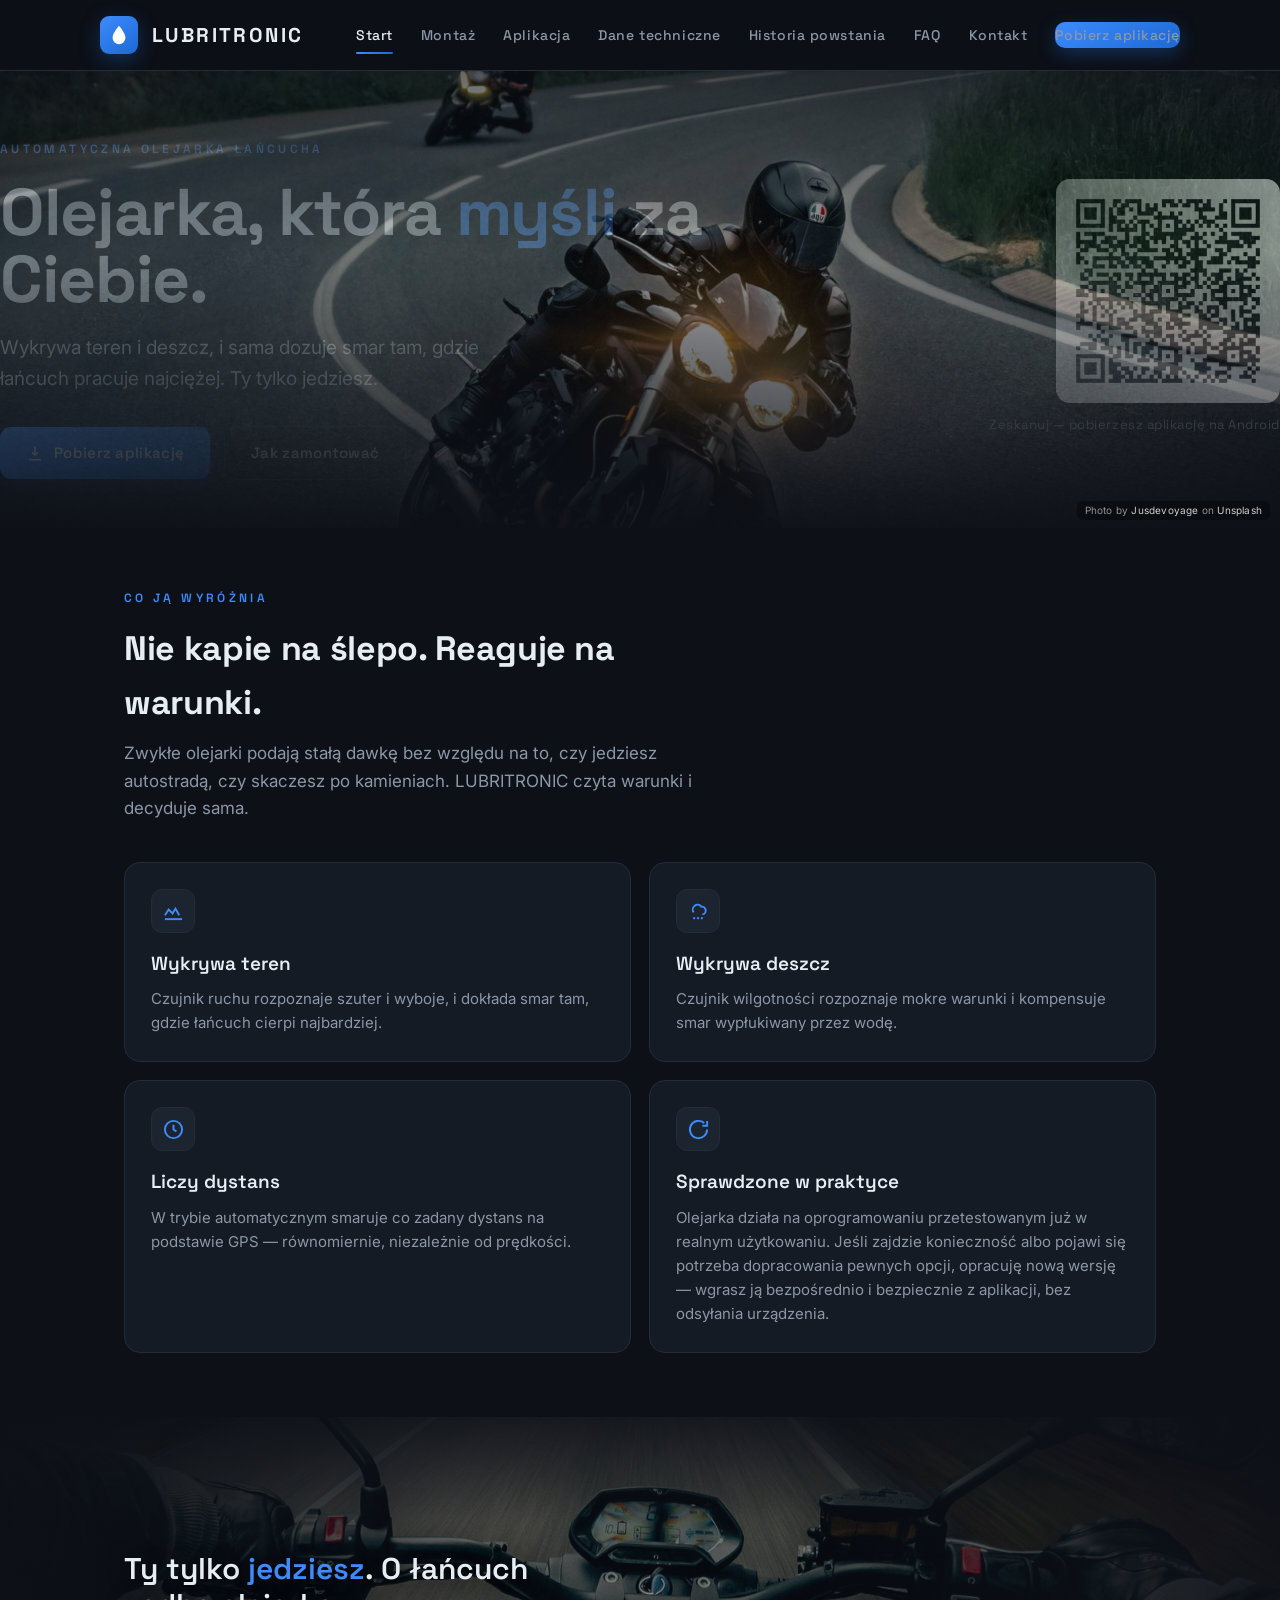
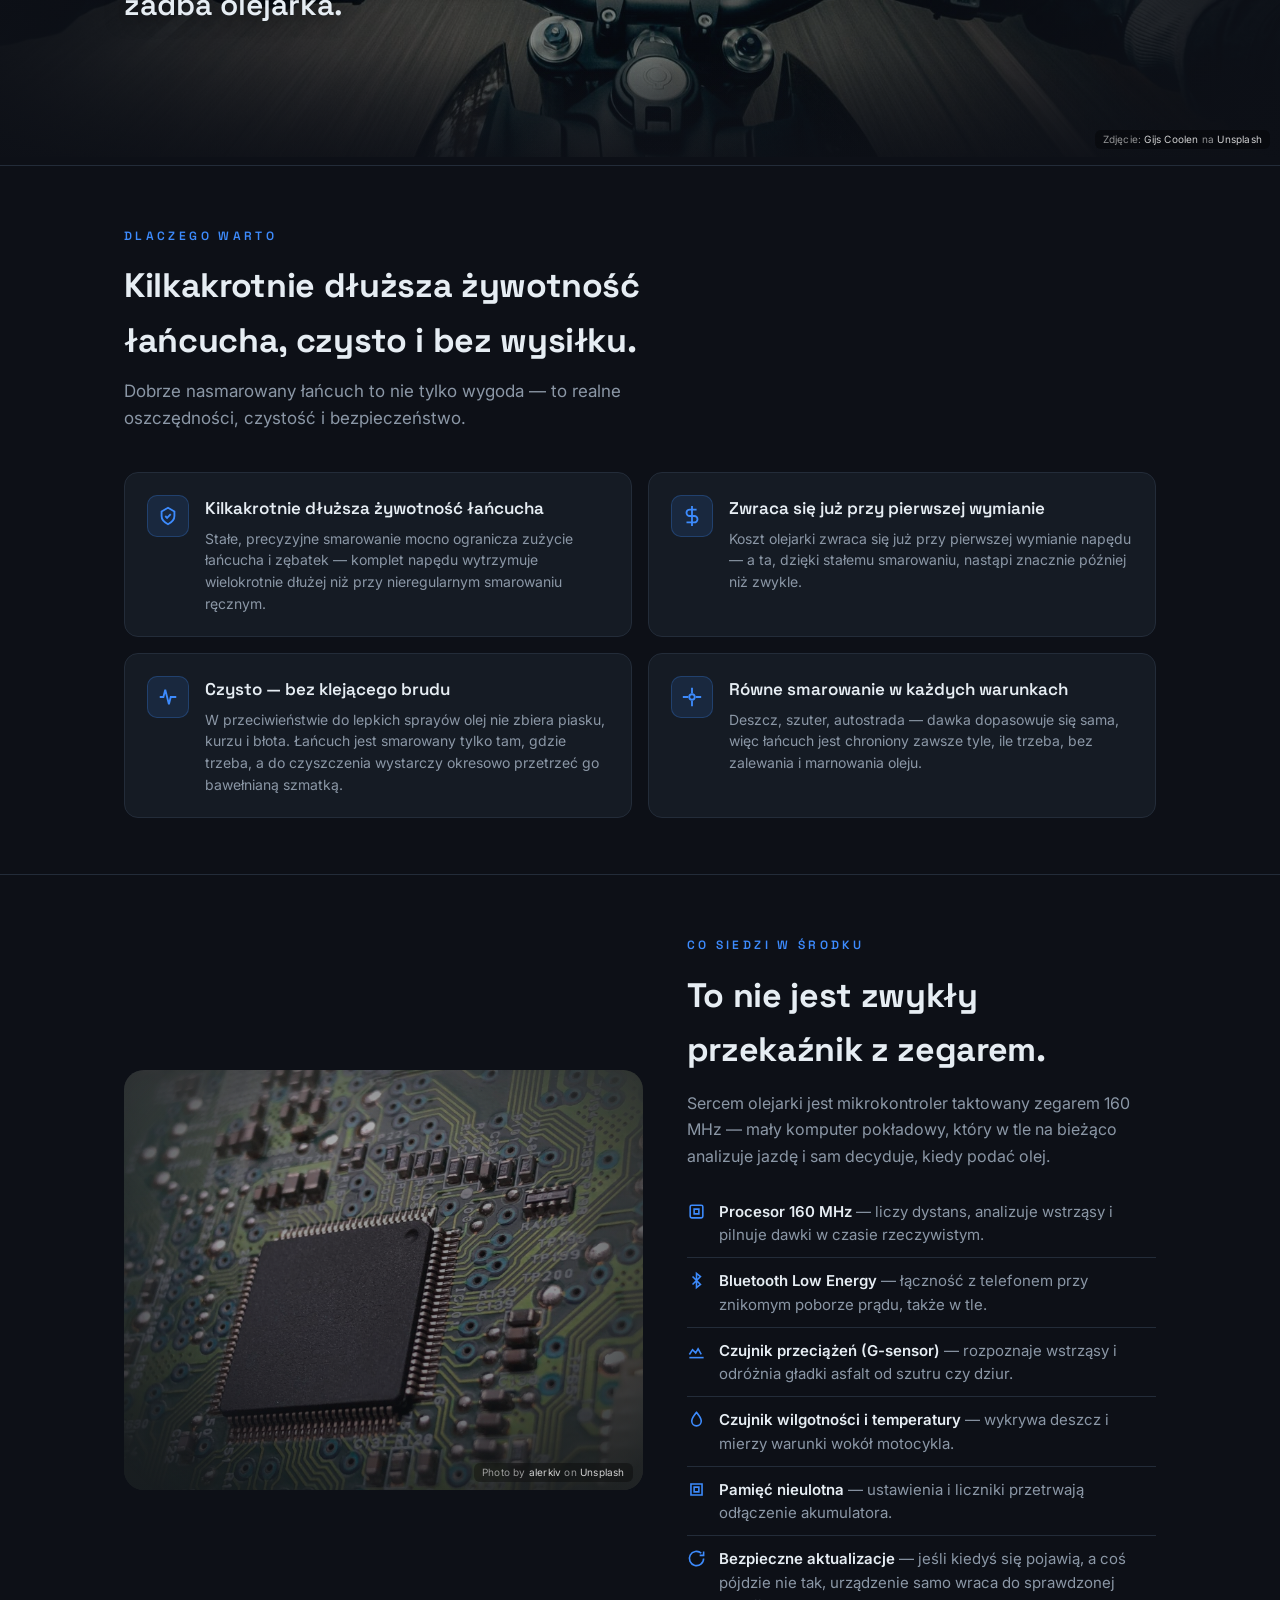
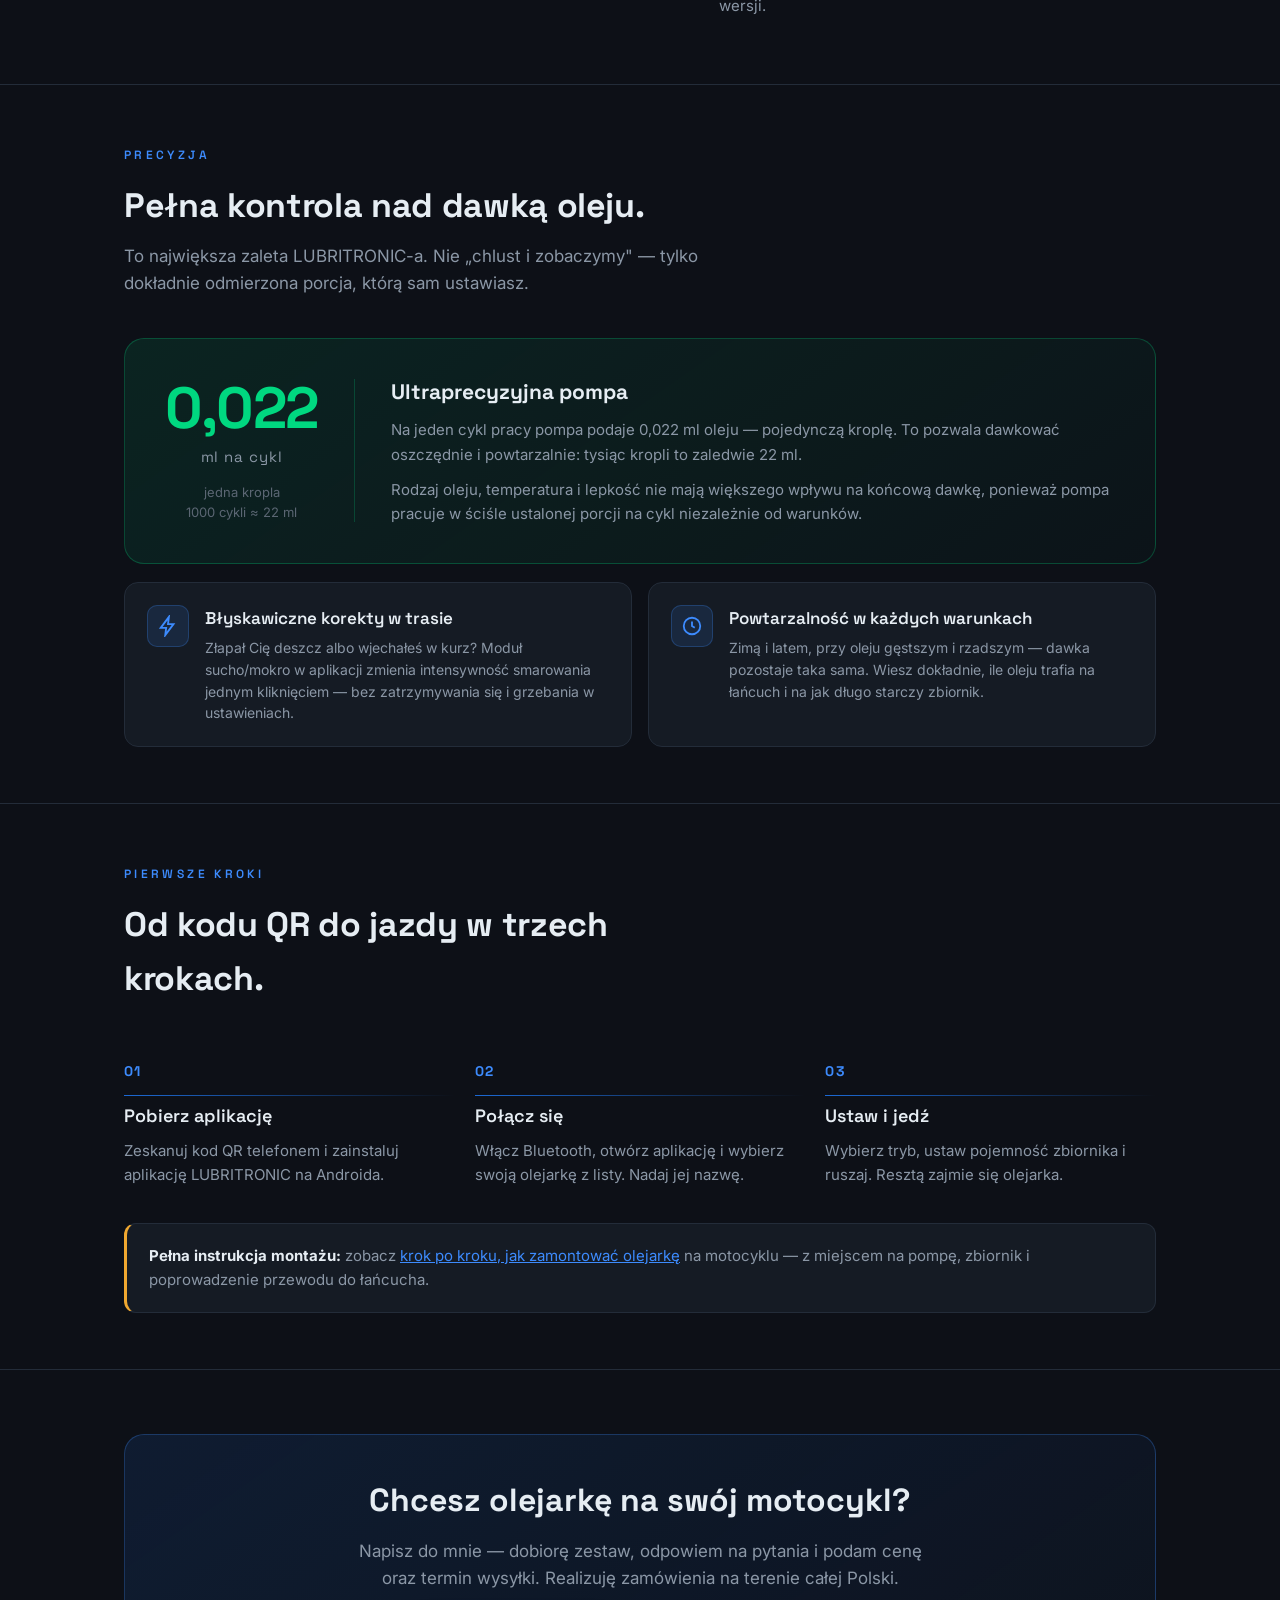
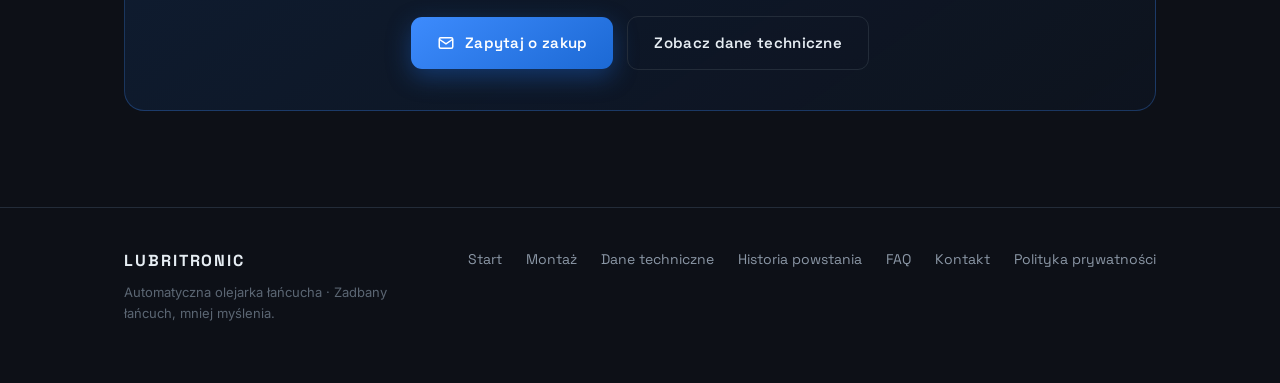
<file: index.html>
<!DOCTYPE html>
<html lang="pl">
<head>
<meta charset="UTF-8">
<meta name="viewport" content="width=device-width, initial-scale=1.0">
<title>LUBRITRONIC — Automatyczna olejarka łańcucha</title>
<meta name="description" content="Inteligentna olejarka łańcucha motocyklowego. Wykrywa teren i deszcz, dozuje sama. Pobierz aplikację.">
<link rel="icon" type="image/svg+xml" href="favicon.svg">
<link rel="preconnect" href="https://fonts.googleapis.com">
<link rel="preconnect" href="https://fonts.gstatic.com" crossorigin>
<link href="https://fonts.googleapis.com/css2?family=Space+Grotesk:wght@400;500;600;700&family=Inter:wght@400;500;600&display=swap" rel="stylesheet">
<link rel="stylesheet" href="style.css">
</head>
<body>

<header>
  <div class="wrap nav">
    <a class="brand" href="index.html">
      <div class="brand-mark">
        <svg viewBox="0 0 24 24" fill="none"><path d="M12 2C12 2 5 10 5 15a7 7 0 0 0 14 0c0-5-7-13-7-13Z" fill="#fff"/></svg>
      </div>
      <div class="brand-name">LUBRITRONIC</div>
    </a>
    <button class="nav-toggle" aria-label="Menu" onclick="document.getElementById('navlinks').classList.toggle('show')">
      <svg viewBox="0 0 24 24" fill="none" stroke-width="2"><path d="M4 6h16M4 12h16M4 18h16"/></svg>
    </button>
    <ul class="nav-links" id="navlinks">
      <li><a href="index.html" class="active">Start</a></li>
      <li><a href="montaz.html">Montaż</a></li>
      <li><a href="aplikacja.html">Aplikacja</a></li>
      <li><a href="dane.html">Dane techniczne</a></li>
      <li><a href="historia-powstania.html">Historia powstania</a></li>
      <li><a href="faq.html">FAQ</a></li>
      <li><a href="kontakt.html">Kontakt</a></li>
      <li><a href="https://drive.usercontent.google.com/download?id=1QvqHh__F5-ibLGWXdDCIIiWxTKz9BSBk&export=download&confirm=t" class="nav-cta">Pobierz aplikację</a></li>
    </ul>
  </div>
</header>

<div class="hero-vignette">
  <div class="hero-bg"></div>
  <div class="hero-fade"></div>
  <div class="photo-credit">Photo by <a href="https://unsplash.com/@jusdevoyage?utm_source=unsplash&utm_medium=referral" target="_blank" rel="noopener">Jusdevoyage</a> on <a href="https://unsplash.com/photos/black-sports-bike-on-road-during-daytime-FKX59fPYpiA?utm_source=unsplash&utm_medium=referral" target="_blank" rel="noopener">Unsplash</a></div>
  <section class="hero">
    <div class="wrap" style="display:contents">
      <div>
        <span class="mono-eyebrow">Automatyczna olejarka łańcucha</span>
        <h1>Olejarka, która <em>myśli</em> za Ciebie.</h1>
        <p class="lead">Wykrywa teren i deszcz, i sama dozuje smar tam, gdzie łańcuch pracuje najciężej. Ty tylko jedziesz.</p>
        <div class="cta-row">
          <a class="btn btn-primary" href="https://drive.usercontent.google.com/download?id=1QvqHh__F5-ibLGWXdDCIIiWxTKz9BSBk&export=download&confirm=t">
            <svg viewBox="0 0 24 24" width="18" height="18" fill="none" stroke="#fff" stroke-width="2"><path d="M12 3v12m0 0 4-4m-4 4-4-4M4 21h16"/></svg>
            Pobierz aplikację
          </a>
          <a class="btn btn-ghost" href="montaz.html">Jak zamontować</a>
        </div>
      </div>
      <div id="pobierz" class="qr-corner">
        <div class="qr-bare">
          <img src="qr.png" alt="Kod QR do pobrania aplikacji LUBRITRONIC" onerror="this.style.display='none'">
        </div>
        <div class="qr-caption">Zeskanuj — pobierzesz aplikację na Android</div>
      </div>
    </div>
  </section>
</div>

<section class="section" id="jak">
  <div class="wrap">
    <div class="section-head reveal">
      <span class="mono-eyebrow">Co ją wyróżnia</span>
      <h2>Nie kapie na ślepo. Reaguje na warunki.</h2>
      <p>Zwykłe olejarki podają stałą dawkę bez względu na to, czy jedziesz autostradą, czy skaczesz po kamieniach. LUBRITRONIC czyta warunki i decyduje sama.</p>
    </div>
    <div class="grid">
      <div class="card reveal">
        <div class="card-ico"><svg viewBox="0 0 24 24" fill="none" stroke-width="2"><path d="M3 17l4-6 4 4 3-5 4 7"/><path d="M3 21h18"/></svg></div>
        <h3>Wykrywa teren</h3>
        <p>Czujnik ruchu rozpoznaje szuter i wyboje, i dokłada smar tam, gdzie łańcuch cierpi najbardziej.</p>
      </div>
      <div class="card reveal">
        <div class="card-ico"><svg viewBox="0 0 24 24" fill="none" stroke-width="2"><path d="M7 14a5 5 0 1 1 8-6 4 4 0 0 1 1 8"/><path d="M8 19l-1 2M12 19l-1 2M16 19l-1 2"/></svg></div>
        <h3>Wykrywa deszcz</h3>
        <p>Czujnik wilgotności rozpoznaje mokre warunki i kompensuje smar wypłukiwany przez wodę.</p>
      </div>
      <div class="card reveal">
        <div class="card-ico"><svg viewBox="0 0 24 24" fill="none" stroke-width="2"><circle cx="12" cy="12" r="9"/><path d="M12 7v5l3 2"/></svg></div>
        <h3>Liczy dystans</h3>
        <p>W trybie automatycznym smaruje co zadany dystans na podstawie GPS — równomiernie, niezależnie od prędkości.</p>
      </div>
      <div class="card reveal">
        <div class="card-ico"><svg viewBox="0 0 24 24" fill="none" stroke-width="2"><path d="M21 12a9 9 0 1 1-3-6.7"/><path d="M21 3v5h-5"/></svg></div>
        <h3>Sprawdzone w praktyce</h3>
        <p>Olejarka działa na oprogramowaniu przetestowanym już w realnym użytkowaniu. Jeśli zajdzie konieczność albo pojawi się potrzeba dopracowania pewnych opcji, opracuję nową wersję — wgrasz ją bezpośrednio i bezpiecznie z aplikacji, bez odsyłania urządzenia.</p>
      </div>
    </div>
  </div>
</section>

<div class="break-band">
  <div class="bb-bg"></div>
  <div class="bb-fade"></div>
  <div class="photo-credit">Zdjęcie: <a href="https://unsplash.com/@gijsparadijs?utm_source=unsplash&utm_medium=referral" target="_blank" rel="noopener">Gijs Coolen</a> na <a href="https://unsplash.com/photos/black-and-gray-motorcycle-on-road-during-daytime-CRmcBeINxtg?utm_source=unsplash&utm_medium=referral" target="_blank" rel="noopener">Unsplash</a></div>
  <div class="wrap bb-quote">
    <p>Ty tylko <em>jedziesz</em>. O łańcuch zadba olejarka.</p>
  </div>
</div>

<section class="section">
  <div class="wrap">
    <div class="section-head reveal">
      <span class="mono-eyebrow">Dlaczego warto</span>
      <h2>Kilkakrotnie dłuższa żywotność łańcucha, czysto i bez wysiłku.</h2>
      <p>Dobrze nasmarowany łańcuch to nie tylko wygoda — to realne oszczędności, czystość i bezpieczeństwo.</p>
    </div>
    <div class="benefits">
      <div class="benefit reveal">
        <div class="b-ico"><svg viewBox="0 0 24 24" fill="none" stroke-width="2"><path d="M12 3l7 4v5c0 4-3 7-7 9-4-2-7-5-7-9V7z"/><path d="M9 12l2 2 4-4"/></svg></div>
        <div><h3>Kilkakrotnie dłuższa żywotność łańcucha</h3><p>Stałe, precyzyjne smarowanie mocno ogranicza zużycie łańcucha i zębatek — komplet napędu wytrzymuje wielokrotnie dłużej niż przy nieregularnym smarowaniu ręcznym.</p></div>
      </div>
      <div class="benefit reveal">
        <div class="b-ico"><svg viewBox="0 0 24 24" fill="none" stroke-width="2"><path d="M12 1v22M17 5H9.5a3.5 3.5 0 0 0 0 7h5a3.5 3.5 0 0 1 0 7H6"/></svg></div>
        <div><h3>Zwraca się już przy pierwszej wymianie</h3><p>Koszt olejarki zwraca się już przy pierwszej wymianie napędu — a ta, dzięki stałemu smarowaniu, nastąpi znacznie później niż zwykle.</p></div>
      </div>
      <div class="benefit reveal">
        <div class="b-ico"><svg viewBox="0 0 24 24" fill="none" stroke-width="2"><path d="M3 12h4l2-8 4 16 2-8h6"/></svg></div>
        <div><h3>Czysto — bez klejącego brudu</h3><p>W przeciwieństwie do lepkich sprayów olej nie zbiera piasku, kurzu i błota. Łańcuch jest smarowany tylko tam, gdzie trzeba, a do czyszczenia wystarczy okresowo przetrzeć go bawełnianą szmatką.</p></div>
      </div>
      <div class="benefit reveal">
        <div class="b-ico"><svg viewBox="0 0 24 24" fill="none" stroke-width="2"><path d="M12 2v6m0 8v6M2 12h6m8 0h6"/><circle cx="12" cy="12" r="3"/></svg></div>
        <div><h3>Równe smarowanie w każdych warunkach</h3><p>Deszcz, szuter, autostrada — dawka dopasowuje się sama, więc łańcuch jest chroniony zawsze tyle, ile trzeba, bez zalewania i marnowania oleju.</p></div>
      </div>
    </div>
  </div>
</section>


<!-- ELEKTRONIKA -->
<section class="section">
  <div class="wrap">
    <div class="tech-split">
      <div class="tech-photo reveal">
        <div class="tp-blur"></div>
        <div class="tp-sharp"></div>
        <div class="tp-tint"></div>
        <div class="photo-credit">Photo by <a href="https://unsplash.com/@aler?utm_source=unsplash&utm_medium=referral" target="_blank" rel="noopener">alerkiv</a> on <a href="https://unsplash.com/photos/close-up-photography-of-green-motherboard--9jmFkN-_U4?utm_source=unsplash&utm_medium=referral" target="_blank" rel="noopener">Unsplash</a></div>
      </div>
      <div class="reveal">
        <span class="mono-eyebrow">Co siedzi w środku</span>
        <h2 style="font-family:'Space Grotesk',sans-serif; font-size:clamp(24px,4vw,34px); font-weight:700; margin:12px 0 12px; letter-spacing:-.01em">To nie jest zwykły przekaźnik z zegarem.</h2>
        <p style="color:var(--muted); font-size:16px; line-height:1.65">Sercem olejarki jest mikrokontroler taktowany zegarem 160 MHz — mały komputer pokładowy, który w tle na bieżąco analizuje jazdę i sam decyduje, kiedy podać olej.</p>
        <ul class="spec-list">
          <li><svg viewBox="0 0 24 24" fill="none" stroke-width="2"><rect x="4" y="4" width="16" height="16" rx="2"/><path d="M9 9h6v6H9z"/></svg><span><b>Procesor 160 MHz</b> — liczy dystans, analizuje wstrząsy i pilnuje dawki w czasie rzeczywistym.</span></li>
          <li><svg viewBox="0 0 24 24" fill="none" stroke-width="2"><path d="M7 7l10 10-5 4V3l5 4L7 17"/></svg><span><b>Bluetooth Low Energy</b> — łączność z telefonem przy znikomym poborze prądu, także w tle.</span></li>
          <li><svg viewBox="0 0 24 24" fill="none" stroke-width="2"><path d="M3 17l4-6 4 4 3-5 4 7"/><path d="M3 21h18"/></svg><span><b>Czujnik przeciążeń (G-sensor)</b> — rozpoznaje wstrząsy i odróżnia gładki asfalt od szutru czy dziur.</span></li>
          <li><svg viewBox="0 0 24 24" fill="none" stroke-width="2"><path d="M12 3s6 7 6 11a6 6 0 0 1-12 0c0-4 6-11 6-11Z"/></svg><span><b>Czujnik wilgotności i temperatury</b> — wykrywa deszcz i mierzy warunki wokół motocykla.</span></li>
          <li><svg viewBox="0 0 24 24" fill="none" stroke-width="2"><path d="M5 5h14v14H5z"/><path d="M9 9h6v6H9z"/></svg><span><b>Pamięć nieulotna</b> — ustawienia i liczniki przetrwają odłączenie akumulatora.</span></li>
          <li><svg viewBox="0 0 24 24" fill="none" stroke-width="2"><path d="M21 12a9 9 0 1 1-3-6.7"/><path d="M21 3v5h-5"/></svg><span><b>Bezpieczne aktualizacje</b> — jeśli kiedyś się pojawią, a coś pójdzie nie tak, urządzenie samo wraca do sprawdzonej wersji.</span></li>
        </ul>
      </div>
    </div>
  </div>
</section>

<!-- PRECYZJA DAWKI -->
<section class="section">
  <div class="wrap">
    <div class="section-head reveal">
      <span class="mono-eyebrow">Precyzja</span>
      <h2>Pełna kontrola nad dawką oleju.</h2>
      <p>To największa zaleta LUBRITRONIC-a. Nie „chlust i zobaczymy" — tylko dokładnie odmierzona porcja, którą sam ustawiasz.</p>
    </div>

    <div class="dose-band reveal">
      <div class="dose-figure">
        <div class="num">0,022</div>
        <div class="unit">ml na cykl</div>
        <div class="sub">jedna kropla<br>1000 cykli ≈ 22 ml</div>
      </div>
      <div class="dose-body">
        <h3>Ultraprecyzyjna pompa</h3>
        <p>Na jeden cykl pracy pompa podaje 0,022 ml oleju — pojedynczą kroplę. To pozwala dawkować oszczędnie i powtarzalnie: tysiąc kropli to zaledwie 22 ml.</p>
        <p>Rodzaj oleju, temperatura i lepkość nie mają większego wpływu na końcową dawkę, ponieważ pompa pracuje w ściśle ustalonej porcji na cykl niezależnie od warunków.</p>
      </div>
    </div>

    <div class="benefits" style="margin-top:18px">
      <div class="benefit reveal">
        <div class="b-ico"><svg viewBox="0 0 24 24" fill="none" stroke-width="2"><path d="M13 2L4 14h6l-1 8 9-12h-6z"/></svg></div>
        <div><h3>Błyskawiczne korekty w trasie</h3><p>Złapał Cię deszcz albo wjechałeś w kurz? Moduł sucho/mokro w aplikacji zmienia intensywność smarowania jednym kliknięciem — bez zatrzymywania się i grzebania w ustawieniach.</p></div>
      </div>
      <div class="benefit reveal">
        <div class="b-ico"><svg viewBox="0 0 24 24" fill="none" stroke-width="2"><circle cx="12" cy="12" r="9"/><path d="M12 7v5l3 2"/></svg></div>
        <div><h3>Powtarzalność w każdych warunkach</h3><p>Zimą i latem, przy oleju gęstszym i rzadszym — dawka pozostaje taka sama. Wiesz dokładnie, ile oleju trafia na łańcuch i na jak długo starczy zbiornik.</p></div>
      </div>
    </div>
  </div>
</section>

<section class="section">
  <div class="wrap">
    <div class="section-head reveal">
      <span class="mono-eyebrow">Pierwsze kroki</span>
      <h2>Od kodu QR do jazdy w trzech krokach.</h2>
    </div>
    <div class="steps">
      <div class="step reveal">
        <div class="step-line"></div>
        <h3>Pobierz aplikację</h3>
        <p>Zeskanuj kod QR telefonem i zainstaluj aplikację LUBRITRONIC na Androida.</p>
      </div>
      <div class="step reveal">
        <div class="step-line"></div>
        <h3>Połącz się</h3>
        <p>Włącz Bluetooth, otwórz aplikację i wybierz swoją olejarkę z listy. Nadaj jej nazwę.</p>
      </div>
      <div class="step reveal">
        <div class="step-line"></div>
        <h3>Ustaw i jedź</h3>
        <p>Wybierz tryb, ustaw pojemność zbiornika i ruszaj. Resztą zajmie się olejarka.</p>
      </div>
    </div>
    <div class="note">
      <b>Pełna instrukcja montażu:</b> zobacz <a href="montaz.html" style="color:var(--blue)">krok po kroku, jak zamontować olejarkę</a> na motocyklu — z miejscem na pompę, zbiornik i poprowadzenie przewodu do łańcucha.
    </div>
  </div>
</section>

<section class="section">
  <div class="wrap">
    <div class="buy-band reveal">
      <h2>Chcesz olejarkę na swój motocykl?</h2>
      <p>Napisz do mnie — dobiorę zestaw, odpowiem na pytania i podam cenę oraz termin wysyłki. Realizuję zamówienia na terenie całej Polski.</p>
      <div class="cta-row">
        <a class="btn btn-primary" href="kontakt.html">
          <svg viewBox="0 0 24 24" width="18" height="18" fill="none" stroke="#fff" stroke-width="2"><rect x="3" y="5" width="18" height="14" rx="2"/><path d="m3 7 9 6 9-6"/></svg>
          Zapytaj o zakup
        </a>
        <a class="btn btn-ghost" href="dane.html">Zobacz dane techniczne</a>
      </div>
    </div>
  </div>
</section>

<footer>
  <div class="wrap">
    <div class="foot-row">
      <div class="foot-col">
        <div class="foot-brand">LUBRITRONIC</div>
        <p>Automatyczna olejarka łańcucha · Zadbany łańcuch, mniej myślenia.</p>
      </div>
      <nav class="foot-nav">
        <a href="index.html">Start</a>
        <a href="montaz.html">Montaż</a>
        <a href="dane.html">Dane techniczne</a>
        <a href="historia-powstania.html">Historia powstania</a>
        <a href="faq.html">FAQ</a>
        <a href="kontakt.html">Kontakt</a>
        <a href="polityka-prywatnosci.html">Polityka prywatności</a>
      </nav>
    </div>
  </div>
</footer>

<script>
  const io = new IntersectionObserver((entries)=>{
    entries.forEach(e=>{ if(e.isIntersecting){ e.target.classList.add('in'); io.unobserve(e.target); }});
  },{threshold:.12});
  document.querySelectorAll('.reveal').forEach(el=>io.observe(el));
</script>

</body>
</html>
</file>
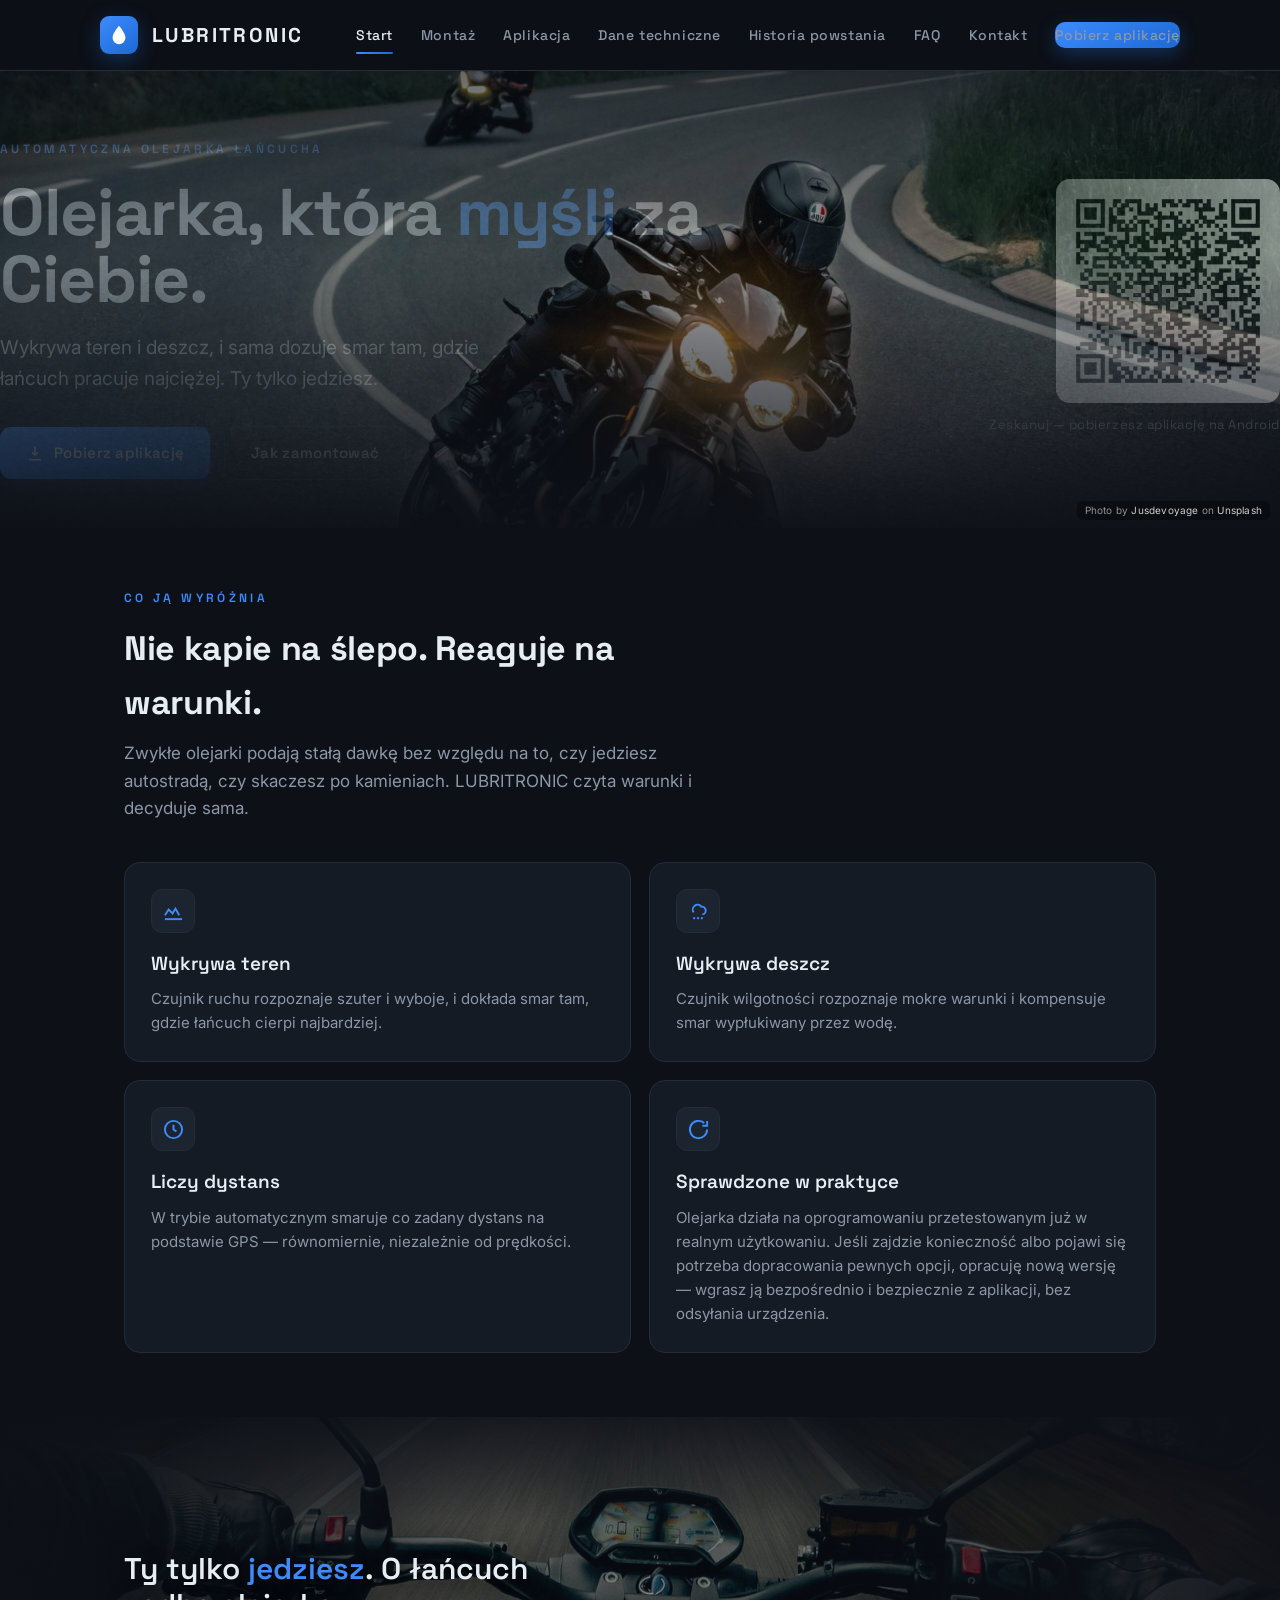
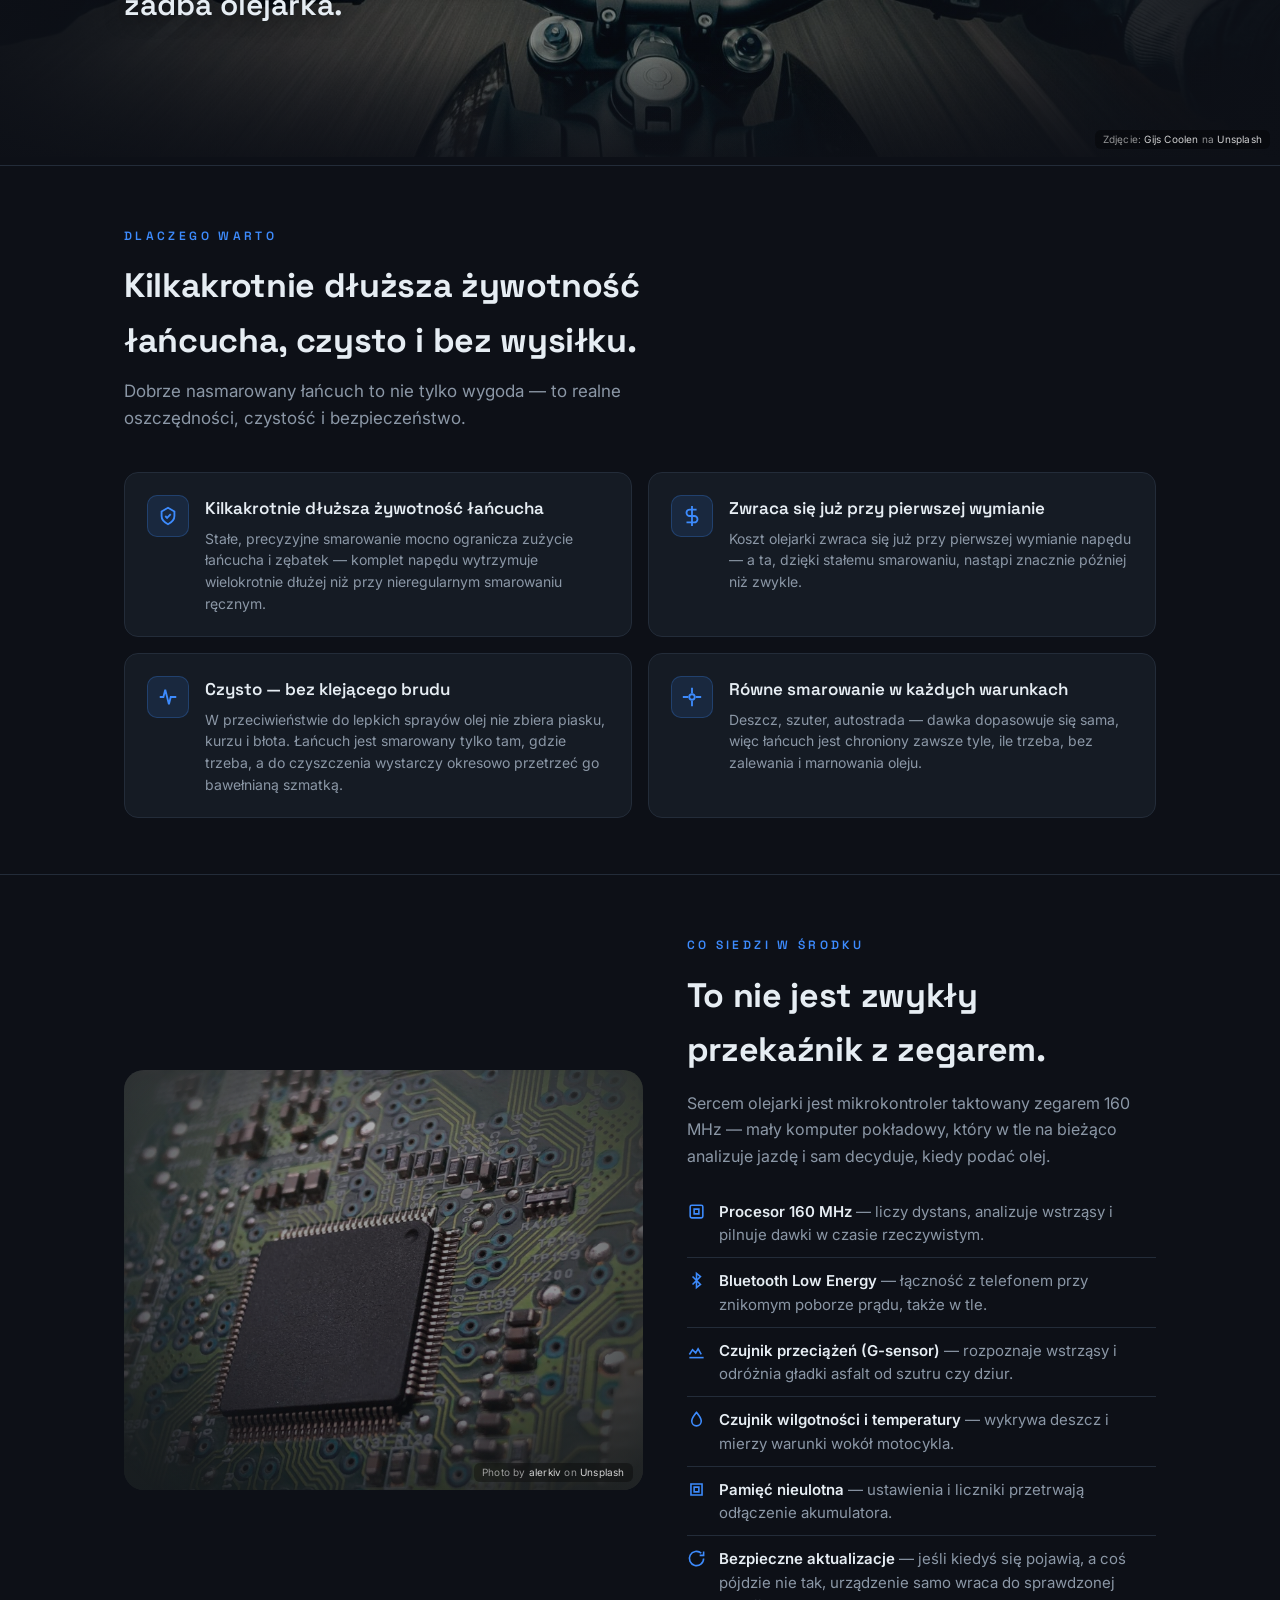
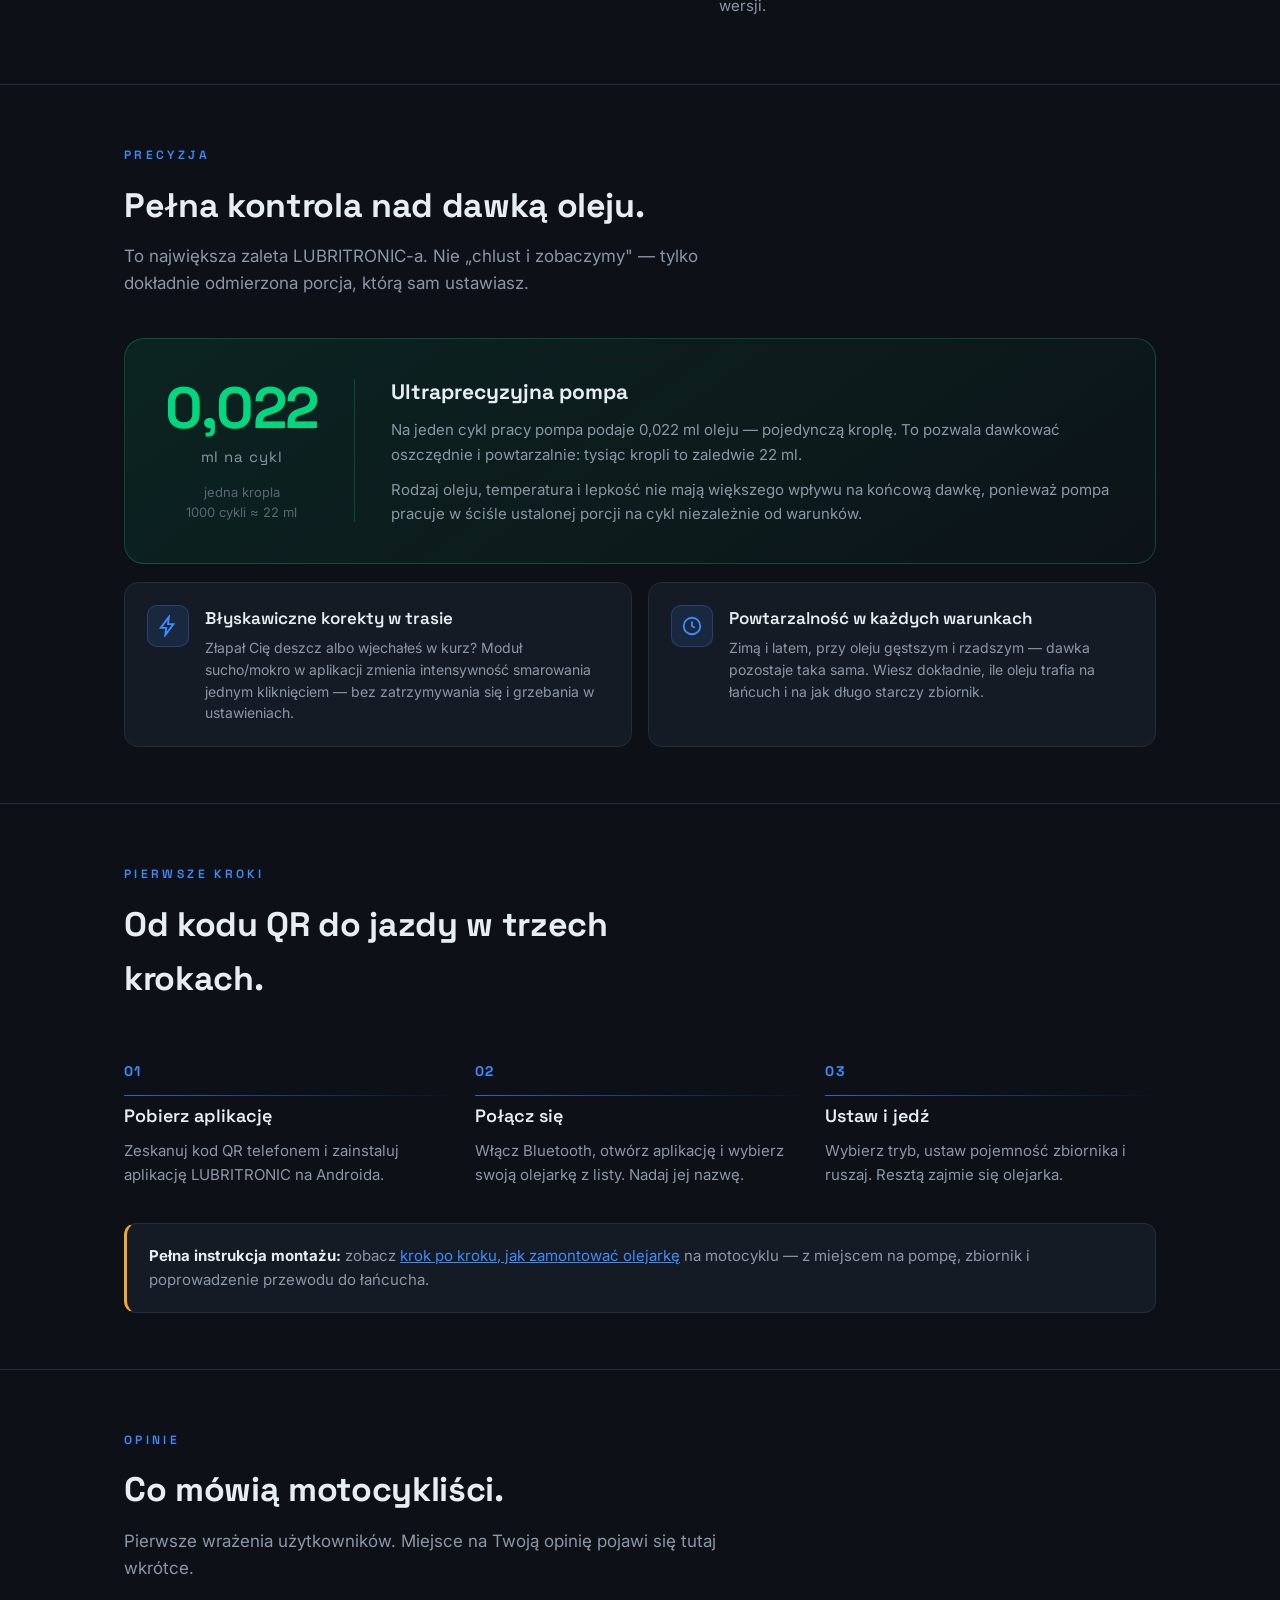
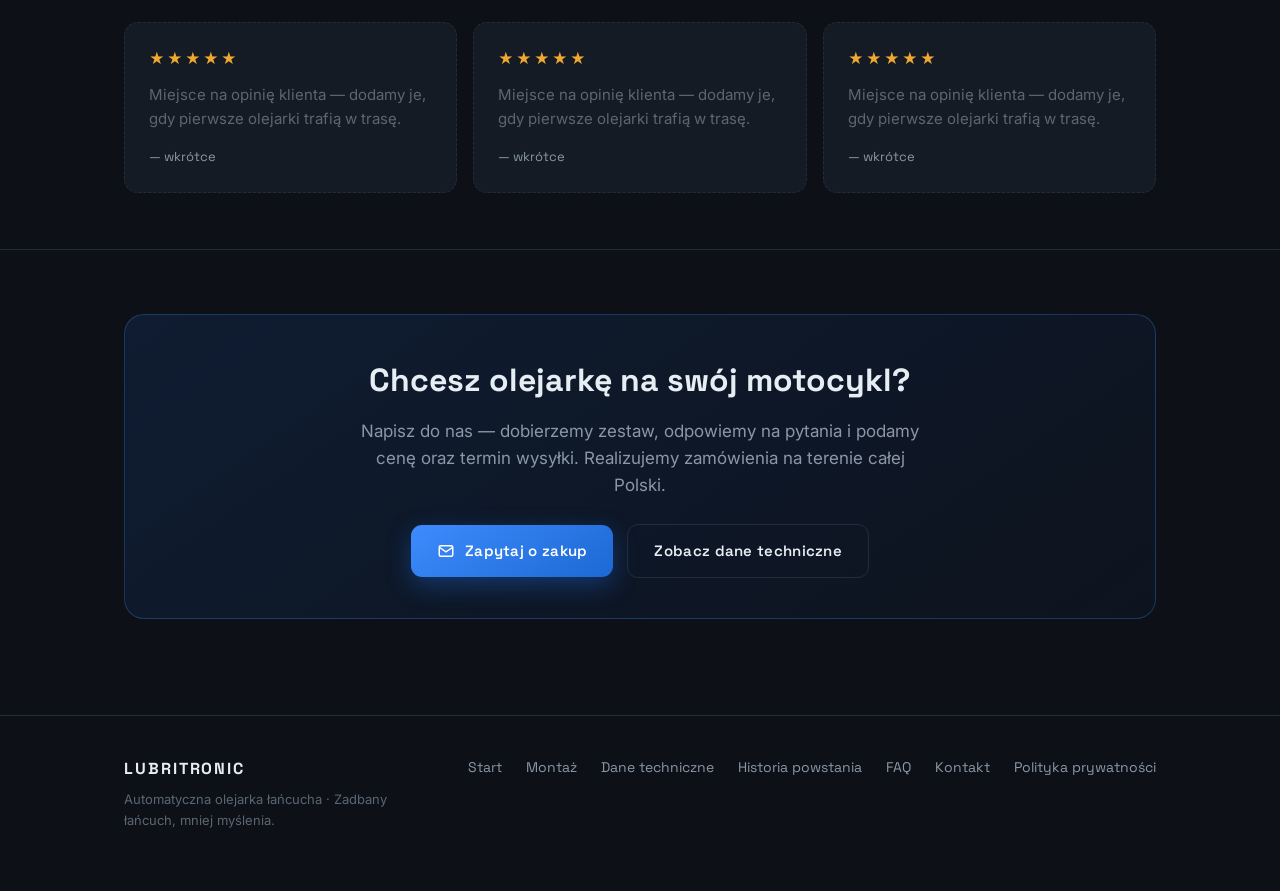
<file: lubritronic-site/index.html>
<!DOCTYPE html>
<html lang="pl">
<head>
<meta charset="UTF-8">
<meta name="viewport" content="width=device-width, initial-scale=1.0">
<title>LUBRITRONIC — Automatyczna olejarka łańcucha</title>
<meta name="description" content="Inteligentna olejarka łańcucha motocyklowego. Wykrywa teren i deszcz, dozuje sama. Pobierz aplikację.">
<link rel="icon" type="image/svg+xml" href="favicon.svg">
<link rel="preconnect" href="https://fonts.googleapis.com">
<link rel="preconnect" href="https://fonts.gstatic.com" crossorigin>
<link href="https://fonts.googleapis.com/css2?family=Space+Grotesk:wght@400;500;600;700&family=Inter:wght@400;500;600&display=swap" rel="stylesheet">
<link rel="stylesheet" href="style.css">
</head>
<body>

<header>
  <div class="wrap nav">
    <a class="brand" href="index.html">
      <div class="brand-mark">
        <svg viewBox="0 0 24 24" fill="none"><path d="M12 2C12 2 5 10 5 15a7 7 0 0 0 14 0c0-5-7-13-7-13Z" fill="#fff"/></svg>
      </div>
      <div class="brand-name">LUBRITRONIC</div>
    </a>
    <button class="nav-toggle" aria-label="Menu" onclick="document.getElementById('navlinks').classList.toggle('show')">
      <svg viewBox="0 0 24 24" fill="none" stroke-width="2"><path d="M4 6h16M4 12h16M4 18h16"/></svg>
    </button>
    <ul class="nav-links" id="navlinks">
      <li><a href="index.html" class="active">Start</a></li>
      <li><a href="montaz.html">Montaż</a></li>
      <li><a href="aplikacja.html">Aplikacja</a></li>
      <li><a href="dane.html">Dane techniczne</a></li>
      <li><a href="historia-powstania.html">Historia powstania</a></li>
      <li><a href="faq.html">FAQ</a></li>
      <li><a href="kontakt.html">Kontakt</a></li>
      <li><a href="https://drive.usercontent.google.com/download?id=1QvqHh__F5-ibLGWXdDCIIiWxTKz9BSBk&export=download&confirm=t" class="nav-cta">Pobierz aplikację</a></li>
    </ul>
  </div>
</header>

<div class="hero-vignette">
  <div class="hero-bg"></div>
  <div class="hero-fade"></div>
  <div class="photo-credit">Photo by <a href="https://unsplash.com/@jusdevoyage?utm_source=unsplash&utm_medium=referral" target="_blank" rel="noopener">Jusdevoyage</a> on <a href="https://unsplash.com/photos/black-sports-bike-on-road-during-daytime-FKX59fPYpiA?utm_source=unsplash&utm_medium=referral" target="_blank" rel="noopener">Unsplash</a></div>
  <section class="hero">
    <div class="wrap" style="display:contents">
      <div>
        <span class="mono-eyebrow">Automatyczna olejarka łańcucha</span>
        <h1>Olejarka, która <em>myśli</em> za Ciebie.</h1>
        <p class="lead">Wykrywa teren i deszcz, i sama dozuje smar tam, gdzie łańcuch pracuje najciężej. Ty tylko jedziesz.</p>
        <div class="cta-row">
          <a class="btn btn-primary" href="https://drive.usercontent.google.com/download?id=1QvqHh__F5-ibLGWXdDCIIiWxTKz9BSBk&export=download&confirm=t">
            <svg viewBox="0 0 24 24" width="18" height="18" fill="none" stroke="#fff" stroke-width="2"><path d="M12 3v12m0 0 4-4m-4 4-4-4M4 21h16"/></svg>
            Pobierz aplikację
          </a>
          <a class="btn btn-ghost" href="montaz.html">Jak zamontować</a>
        </div>
      </div>
      <div id="pobierz" class="qr-corner">
        <div class="qr-bare">
          <img src="qr.png" alt="Kod QR do pobrania aplikacji LUBRITRONIC" onerror="this.style.display='none'">
        </div>
        <div class="qr-caption">Zeskanuj — pobierzesz aplikację na Android</div>
      </div>
    </div>
  </section>
</div>

<section class="section" id="jak">
  <div class="wrap">
    <div class="section-head reveal">
      <span class="mono-eyebrow">Co ją wyróżnia</span>
      <h2>Nie kapie na ślepo. Reaguje na warunki.</h2>
      <p>Zwykłe olejarki podają stałą dawkę bez względu na to, czy jedziesz autostradą, czy skaczesz po kamieniach. LUBRITRONIC czyta warunki i decyduje sama.</p>
    </div>
    <div class="grid">
      <div class="card reveal">
        <div class="card-ico"><svg viewBox="0 0 24 24" fill="none" stroke-width="2"><path d="M3 17l4-6 4 4 3-5 4 7"/><path d="M3 21h18"/></svg></div>
        <h3>Wykrywa teren</h3>
        <p>Czujnik ruchu rozpoznaje szuter i wyboje, i dokłada smar tam, gdzie łańcuch cierpi najbardziej.</p>
      </div>
      <div class="card reveal">
        <div class="card-ico"><svg viewBox="0 0 24 24" fill="none" stroke-width="2"><path d="M7 14a5 5 0 1 1 8-6 4 4 0 0 1 1 8"/><path d="M8 19l-1 2M12 19l-1 2M16 19l-1 2"/></svg></div>
        <h3>Wykrywa deszcz</h3>
        <p>Czujnik wilgotności rozpoznaje mokre warunki i kompensuje smar wypłukiwany przez wodę.</p>
      </div>
      <div class="card reveal">
        <div class="card-ico"><svg viewBox="0 0 24 24" fill="none" stroke-width="2"><circle cx="12" cy="12" r="9"/><path d="M12 7v5l3 2"/></svg></div>
        <h3>Liczy dystans</h3>
        <p>W trybie automatycznym smaruje co zadany dystans na podstawie GPS — równomiernie, niezależnie od prędkości.</p>
      </div>
      <div class="card reveal">
        <div class="card-ico"><svg viewBox="0 0 24 24" fill="none" stroke-width="2"><path d="M21 12a9 9 0 1 1-3-6.7"/><path d="M21 3v5h-5"/></svg></div>
        <h3>Sprawdzone w praktyce</h3>
        <p>Olejarka działa na oprogramowaniu przetestowanym już w realnym użytkowaniu. Jeśli zajdzie konieczność albo pojawi się potrzeba dopracowania pewnych opcji, opracuję nową wersję — wgrasz ją bezpośrednio i bezpiecznie z aplikacji, bez odsyłania urządzenia.</p>
      </div>
    </div>
  </div>
</section>

<div class="break-band">
  <div class="bb-bg"></div>
  <div class="bb-fade"></div>
  <div class="photo-credit">Zdjęcie: <a href="https://unsplash.com/@gijsparadijs?utm_source=unsplash&utm_medium=referral" target="_blank" rel="noopener">Gijs Coolen</a> na <a href="https://unsplash.com/photos/black-and-gray-motorcycle-on-road-during-daytime-CRmcBeINxtg?utm_source=unsplash&utm_medium=referral" target="_blank" rel="noopener">Unsplash</a></div>
  <div class="wrap bb-quote">
    <p>Ty tylko <em>jedziesz</em>. O łańcuch zadba olejarka.</p>
  </div>
</div>

<section class="section">
  <div class="wrap">
    <div class="section-head reveal">
      <span class="mono-eyebrow">Dlaczego warto</span>
      <h2>Kilkakrotnie dłuższa żywotność łańcucha, czysto i bez wysiłku.</h2>
      <p>Dobrze nasmarowany łańcuch to nie tylko wygoda — to realne oszczędności, czystość i bezpieczeństwo.</p>
    </div>
    <div class="benefits">
      <div class="benefit reveal">
        <div class="b-ico"><svg viewBox="0 0 24 24" fill="none" stroke-width="2"><path d="M12 3l7 4v5c0 4-3 7-7 9-4-2-7-5-7-9V7z"/><path d="M9 12l2 2 4-4"/></svg></div>
        <div><h3>Kilkakrotnie dłuższa żywotność łańcucha</h3><p>Stałe, precyzyjne smarowanie mocno ogranicza zużycie łańcucha i zębatek — komplet napędu wytrzymuje wielokrotnie dłużej niż przy nieregularnym smarowaniu ręcznym.</p></div>
      </div>
      <div class="benefit reveal">
        <div class="b-ico"><svg viewBox="0 0 24 24" fill="none" stroke-width="2"><path d="M12 1v22M17 5H9.5a3.5 3.5 0 0 0 0 7h5a3.5 3.5 0 0 1 0 7H6"/></svg></div>
        <div><h3>Zwraca się już przy pierwszej wymianie</h3><p>Koszt olejarki zwraca się już przy pierwszej wymianie napędu — a ta, dzięki stałemu smarowaniu, nastąpi znacznie później niż zwykle.</p></div>
      </div>
      <div class="benefit reveal">
        <div class="b-ico"><svg viewBox="0 0 24 24" fill="none" stroke-width="2"><path d="M3 12h4l2-8 4 16 2-8h6"/></svg></div>
        <div><h3>Czysto — bez klejącego brudu</h3><p>W przeciwieństwie do lepkich sprayów olej nie zbiera piasku, kurzu i błota. Łańcuch jest smarowany tylko tam, gdzie trzeba, a do czyszczenia wystarczy okresowo przetrzeć go bawełnianą szmatką.</p></div>
      </div>
      <div class="benefit reveal">
        <div class="b-ico"><svg viewBox="0 0 24 24" fill="none" stroke-width="2"><path d="M12 2v6m0 8v6M2 12h6m8 0h6"/><circle cx="12" cy="12" r="3"/></svg></div>
        <div><h3>Równe smarowanie w każdych warunkach</h3><p>Deszcz, szuter, autostrada — dawka dopasowuje się sama, więc łańcuch jest chroniony zawsze tyle, ile trzeba, bez zalewania i marnowania oleju.</p></div>
      </div>
    </div>
  </div>
</section>


<!-- ELEKTRONIKA -->
<section class="section">
  <div class="wrap">
    <div class="tech-split">
      <div class="tech-photo reveal">
        <div class="tp-blur"></div>
        <div class="tp-sharp"></div>
        <div class="tp-tint"></div>
        <div class="photo-credit">Photo by <a href="https://unsplash.com/@aler?utm_source=unsplash&utm_medium=referral" target="_blank" rel="noopener">alerkiv</a> on <a href="https://unsplash.com/photos/close-up-photography-of-green-motherboard--9jmFkN-_U4?utm_source=unsplash&utm_medium=referral" target="_blank" rel="noopener">Unsplash</a></div>
      </div>
      <div class="reveal">
        <span class="mono-eyebrow">Co siedzi w środku</span>
        <h2 style="font-family:'Space Grotesk',sans-serif; font-size:clamp(24px,4vw,34px); font-weight:700; margin:12px 0 12px; letter-spacing:-.01em">To nie jest zwykły przekaźnik z zegarem.</h2>
        <p style="color:var(--muted); font-size:16px; line-height:1.65">Sercem olejarki jest mikrokontroler taktowany zegarem 160 MHz — mały komputer pokładowy, który w tle na bieżąco analizuje jazdę i sam decyduje, kiedy podać olej.</p>
        <ul class="spec-list">
          <li><svg viewBox="0 0 24 24" fill="none" stroke-width="2"><rect x="4" y="4" width="16" height="16" rx="2"/><path d="M9 9h6v6H9z"/></svg><span><b>Procesor 160 MHz</b> — liczy dystans, analizuje wstrząsy i pilnuje dawki w czasie rzeczywistym.</span></li>
          <li><svg viewBox="0 0 24 24" fill="none" stroke-width="2"><path d="M7 7l10 10-5 4V3l5 4L7 17"/></svg><span><b>Bluetooth Low Energy</b> — łączność z telefonem przy znikomym poborze prądu, także w tle.</span></li>
          <li><svg viewBox="0 0 24 24" fill="none" stroke-width="2"><path d="M3 17l4-6 4 4 3-5 4 7"/><path d="M3 21h18"/></svg><span><b>Czujnik przeciążeń (G-sensor)</b> — rozpoznaje wstrząsy i odróżnia gładki asfalt od szutru czy dziur.</span></li>
          <li><svg viewBox="0 0 24 24" fill="none" stroke-width="2"><path d="M12 3s6 7 6 11a6 6 0 0 1-12 0c0-4 6-11 6-11Z"/></svg><span><b>Czujnik wilgotności i temperatury</b> — wykrywa deszcz i mierzy warunki wokół motocykla.</span></li>
          <li><svg viewBox="0 0 24 24" fill="none" stroke-width="2"><path d="M5 5h14v14H5z"/><path d="M9 9h6v6H9z"/></svg><span><b>Pamięć nieulotna</b> — ustawienia i liczniki przetrwają odłączenie akumulatora.</span></li>
          <li><svg viewBox="0 0 24 24" fill="none" stroke-width="2"><path d="M21 12a9 9 0 1 1-3-6.7"/><path d="M21 3v5h-5"/></svg><span><b>Bezpieczne aktualizacje</b> — jeśli kiedyś się pojawią, a coś pójdzie nie tak, urządzenie samo wraca do sprawdzonej wersji.</span></li>
        </ul>
      </div>
    </div>
  </div>
</section>

<!-- PRECYZJA DAWKI -->
<section class="section">
  <div class="wrap">
    <div class="section-head reveal">
      <span class="mono-eyebrow">Precyzja</span>
      <h2>Pełna kontrola nad dawką oleju.</h2>
      <p>To największa zaleta LUBRITRONIC-a. Nie „chlust i zobaczymy" — tylko dokładnie odmierzona porcja, którą sam ustawiasz.</p>
    </div>

    <div class="dose-band reveal">
      <div class="dose-figure">
        <div class="num">0,022</div>
        <div class="unit">ml na cykl</div>
        <div class="sub">jedna kropla<br>1000 cykli ≈ 22 ml</div>
      </div>
      <div class="dose-body">
        <h3>Ultraprecyzyjna pompa</h3>
        <p>Na jeden cykl pracy pompa podaje 0,022 ml oleju — pojedynczą kroplę. To pozwala dawkować oszczędnie i powtarzalnie: tysiąc kropli to zaledwie 22 ml.</p>
        <p>Rodzaj oleju, temperatura i lepkość nie mają większego wpływu na końcową dawkę, ponieważ pompa pracuje w ściśle ustalonej porcji na cykl niezależnie od warunków.</p>
      </div>
    </div>

    <div class="benefits" style="margin-top:18px">
      <div class="benefit reveal">
        <div class="b-ico"><svg viewBox="0 0 24 24" fill="none" stroke-width="2"><path d="M13 2L4 14h6l-1 8 9-12h-6z"/></svg></div>
        <div><h3>Błyskawiczne korekty w trasie</h3><p>Złapał Cię deszcz albo wjechałeś w kurz? Moduł sucho/mokro w aplikacji zmienia intensywność smarowania jednym kliknięciem — bez zatrzymywania się i grzebania w ustawieniach.</p></div>
      </div>
      <div class="benefit reveal">
        <div class="b-ico"><svg viewBox="0 0 24 24" fill="none" stroke-width="2"><circle cx="12" cy="12" r="9"/><path d="M12 7v5l3 2"/></svg></div>
        <div><h3>Powtarzalność w każdych warunkach</h3><p>Zimą i latem, przy oleju gęstszym i rzadszym — dawka pozostaje taka sama. Wiesz dokładnie, ile oleju trafia na łańcuch i na jak długo starczy zbiornik.</p></div>
      </div>
    </div>
  </div>
</section>

<section class="section">
  <div class="wrap">
    <div class="section-head reveal">
      <span class="mono-eyebrow">Pierwsze kroki</span>
      <h2>Od kodu QR do jazdy w trzech krokach.</h2>
    </div>
    <div class="steps">
      <div class="step reveal">
        <div class="step-line"></div>
        <h3>Pobierz aplikację</h3>
        <p>Zeskanuj kod QR telefonem i zainstaluj aplikację LUBRITRONIC na Androida.</p>
      </div>
      <div class="step reveal">
        <div class="step-line"></div>
        <h3>Połącz się</h3>
        <p>Włącz Bluetooth, otwórz aplikację i wybierz swoją olejarkę z listy. Nadaj jej nazwę.</p>
      </div>
      <div class="step reveal">
        <div class="step-line"></div>
        <h3>Ustaw i jedź</h3>
        <p>Wybierz tryb, ustaw pojemność zbiornika i ruszaj. Resztą zajmie się olejarka.</p>
      </div>
    </div>
    <div class="note">
      <b>Pełna instrukcja montażu:</b> zobacz <a href="montaz.html" style="color:var(--blue)">krok po kroku, jak zamontować olejarkę</a> na motocyklu — z miejscem na pompę, zbiornik i poprowadzenie przewodu do łańcucha.
    </div>
  </div>
</section>

<section class="section">
  <div class="wrap">
    <div class="section-head reveal">
      <span class="mono-eyebrow">Opinie</span>
      <h2>Co mówią motocykliści.</h2>
      <p>Pierwsze wrażenia użytkowników. Miejsce na Twoją opinię pojawi się tutaj wkrótce.</p>
    </div>
    <div class="reviews">
      <div class="review placeholder reveal">
        <div class="stars">★★★★★</div>
        <p>Miejsce na opinię klienta — dodamy je, gdy pierwsze olejarki trafią w trasę.</p>
        <div class="who">— wkrótce</div>
      </div>
      <div class="review placeholder reveal">
        <div class="stars">★★★★★</div>
        <p>Miejsce na opinię klienta — dodamy je, gdy pierwsze olejarki trafią w trasę.</p>
        <div class="who">— wkrótce</div>
      </div>
      <div class="review placeholder reveal">
        <div class="stars">★★★★★</div>
        <p>Miejsce na opinię klienta — dodamy je, gdy pierwsze olejarki trafią w trasę.</p>
        <div class="who">— wkrótce</div>
      </div>
    </div>
  </div>
</section>

<section class="section">
  <div class="wrap">
    <div class="buy-band reveal">
      <h2>Chcesz olejarkę na swój motocykl?</h2>
      <p>Napisz do nas — dobierzemy zestaw, odpowiemy na pytania i podamy cenę oraz termin wysyłki. Realizujemy zamówienia na terenie całej Polski.</p>
      <div class="cta-row">
        <a class="btn btn-primary" href="kontakt.html">
          <svg viewBox="0 0 24 24" width="18" height="18" fill="none" stroke="#fff" stroke-width="2"><rect x="3" y="5" width="18" height="14" rx="2"/><path d="m3 7 9 6 9-6"/></svg>
          Zapytaj o zakup
        </a>
        <a class="btn btn-ghost" href="dane.html">Zobacz dane techniczne</a>
      </div>
    </div>
  </div>
</section>

<footer>
  <div class="wrap">
    <div class="foot-row">
      <div class="foot-col">
        <div class="foot-brand">LUBRITRONIC</div>
        <p>Automatyczna olejarka łańcucha · Zadbany łańcuch, mniej myślenia.</p>
      </div>
      <nav class="foot-nav">
        <a href="index.html">Start</a>
        <a href="montaz.html">Montaż</a>
        <a href="dane.html">Dane techniczne</a>
        <a href="historia-powstania.html">Historia powstania</a>
        <a href="faq.html">FAQ</a>
        <a href="kontakt.html">Kontakt</a>
        <a href="polityka-prywatnosci.html">Polityka prywatności</a>
      </nav>
    </div>
  </div>
</footer>

<script>
  const io = new IntersectionObserver((entries)=>{
    entries.forEach(e=>{ if(e.isIntersecting){ e.target.classList.add('in'); io.unobserve(e.target); }});
  },{threshold:.12});
  document.querySelectorAll('.reveal').forEach(el=>io.observe(el));
</script>

</body>
</html>
</file>
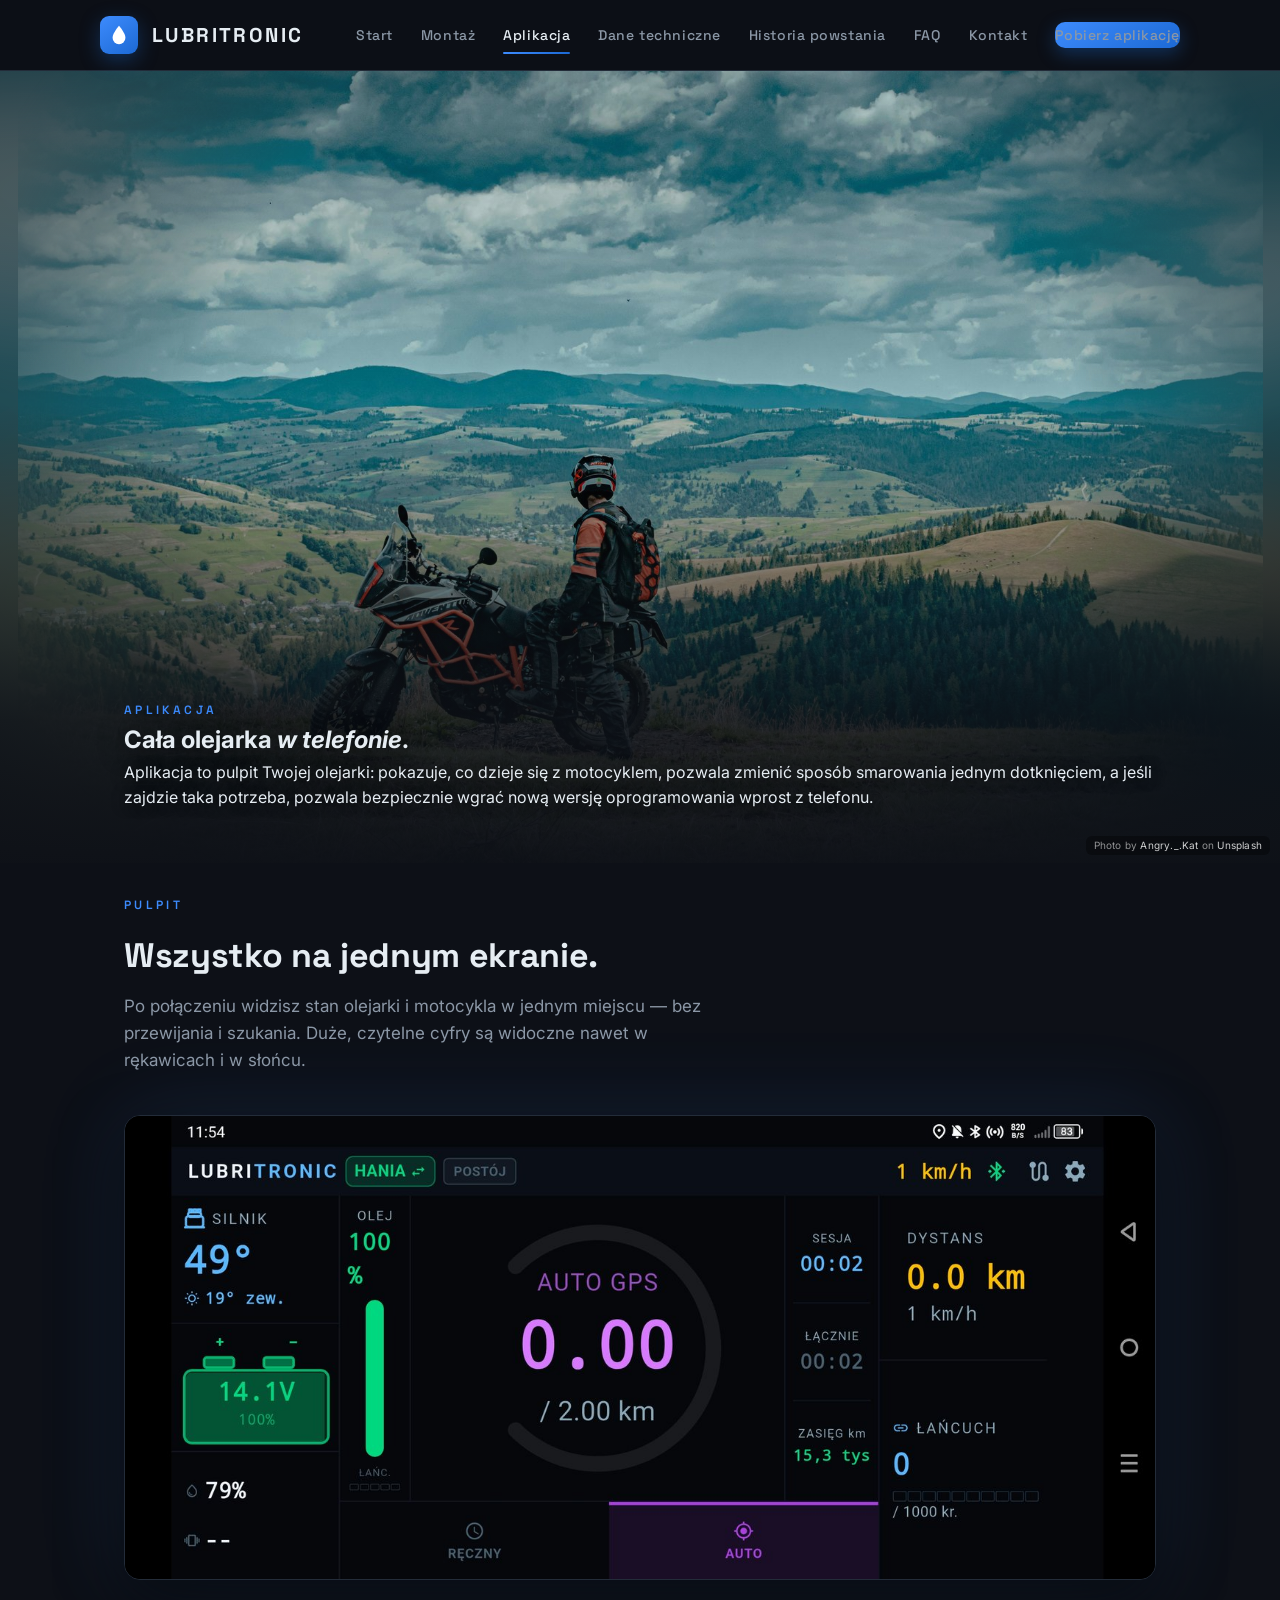
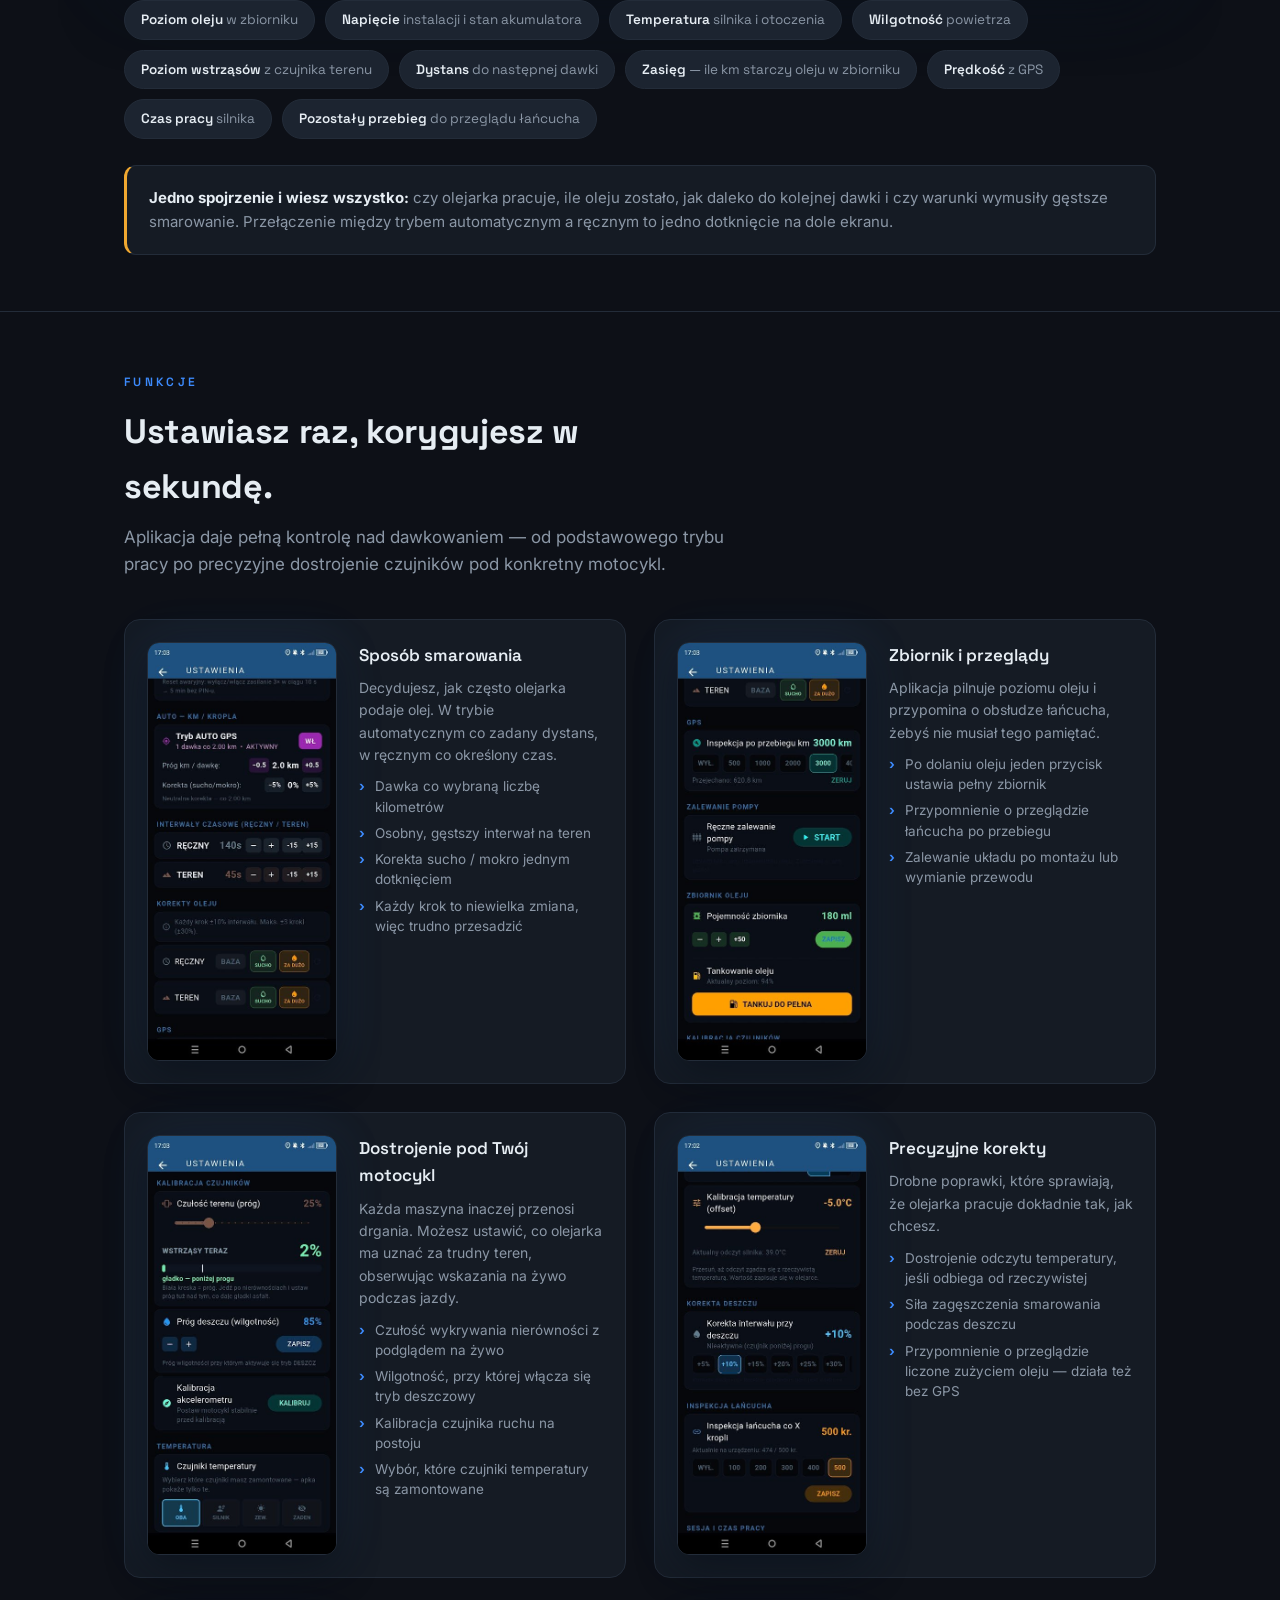
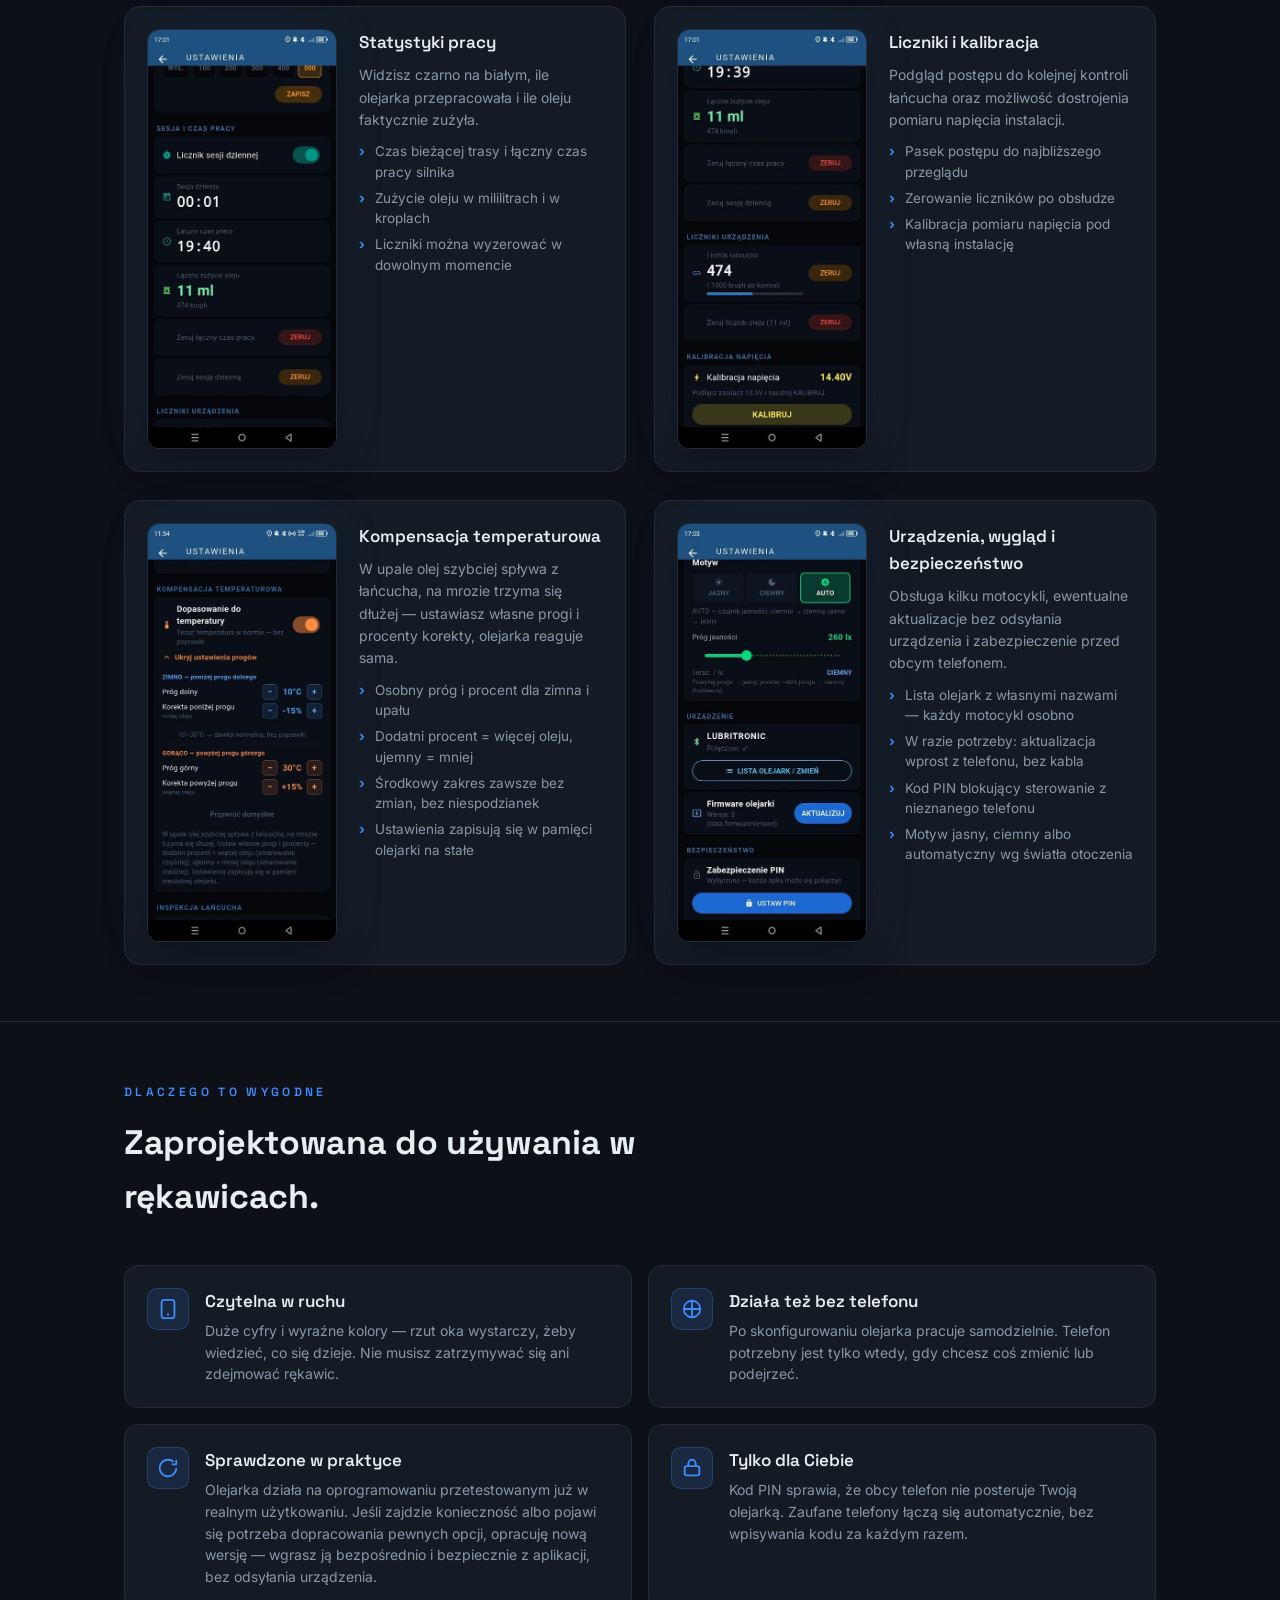
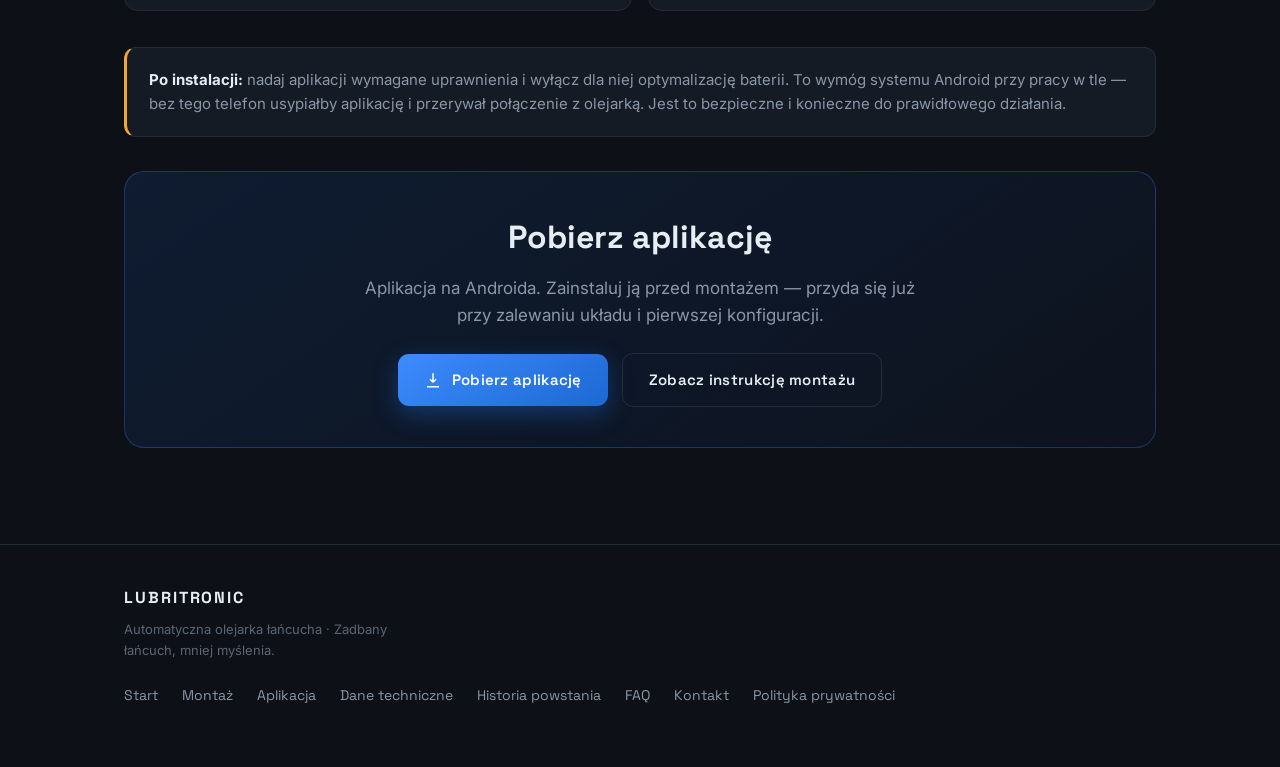
<file: aplikacja.html>
<!DOCTYPE html>
<html lang="pl">
<head>
<meta charset="UTF-8">
<meta name="viewport" content="width=device-width, initial-scale=1.0">
<title>Aplikacja — LUBRITRONIC</title>
<meta name="description" content="Co potrafi aplikacja LUBRITRONIC — pulpit, tryby smarowania, korekty w trasie i zabezpieczenia.">
<link rel="icon" type="image/svg+xml" href="favicon.svg">
<link rel="preconnect" href="https://fonts.googleapis.com">
<link rel="preconnect" href="https://fonts.gstatic.com" crossorigin>
<link href="https://fonts.googleapis.com/css2?family=Space+Grotesk:wght@400;500;600;700&family=Inter:wght@400;500;600&display=swap" rel="stylesheet">
<link rel="stylesheet" href="style.css">
</head>
<body>

<header>
  <div class="wrap nav">
    <a class="brand" href="index.html">
      <div class="brand-mark">
        <svg viewBox="0 0 24 24" fill="none"><path d="M12 2C12 2 5 10 5 15a7 7 0 0 0 14 0c0-5-7-13-7-13Z" fill="#fff"/></svg>
      </div>
      <div class="brand-name">LUBRITRONIC</div>
    </a>
    <button class="nav-toggle" aria-label="Menu" onclick="document.getElementById('navlinks').classList.toggle('show')">
      <svg viewBox="0 0 24 24" fill="none" stroke-width="2"><path d="M4 6h16M4 12h16M4 18h16"/></svg>
    </button>
    <ul class="nav-links" id="navlinks">
      <li><a href="index.html">Start</a></li>
      <li><a href="montaz.html">Montaż</a></li>
      <li><a href="aplikacja.html" class="active">Aplikacja</a></li>
      <li><a href="dane.html">Dane techniczne</a></li>
      <li><a href="historia-powstania.html">Historia powstania</a></li>
      <li><a href="faq.html">FAQ</a></li>
      <li><a href="kontakt.html">Kontakt</a></li>
      <li><a href="https://drive.usercontent.google.com/download?id=1QvqHh__F5-ibLGWXdDCIIiWxTKz9BSBk&export=download&confirm=t" class="nav-cta">Pobierz aplikację</a></li>
    </ul>
  </div>
</header>

<section class="page-hero-vignette ph-apka ph-full">
  <div class="ph-bg-blur"></div>
  <div class="ph-bg"></div>
  <div class="ph-fade"></div>
  <div class="photo-credit">Photo by <a href="https://unsplash.com/@_ks_?utm_source=unsplash&utm_medium=referral" target="_blank" rel="noopener">Angry._.Kat</a> on <a href="https://unsplash.com/photos/man-in-black-jacket-riding-black-motorcycle-on-green-grass-field-during-daytime-or-RxppDRIk?utm_source=unsplash&utm_medium=referral" target="_blank" rel="noopener">Unsplash</a></div>
  <div class="wrap">
    <span class="mono-eyebrow">Aplikacja</span>
    <h1>Cała olejarka <em>w telefonie</em>.</h1>
    <p class="lead">Aplikacja to pulpit Twojej olejarki: pokazuje, co dzieje się z motocyklem, pozwala zmienić sposób smarowania jednym dotknięciem, a jeśli zajdzie taka potrzeba, pozwala bezpiecznie wgrać nową wersję oprogramowania wprost z telefonu.</p>
  </div>
</section>

<!-- PULPIT -->
<section class="section" style="border-top:0; padding-top:28px">
  <div class="wrap">
    <div class="section-head reveal">
      <span class="mono-eyebrow">Pulpit</span>
      <h2>Wszystko na jednym ekranie.</h2>
      <p>Po połączeniu widzisz stan olejarki i motocykla w jednym miejscu — bez przewijania i szukania. Duże, czytelne cyfry są widoczne nawet w rękawicach i w słońcu.</p>
    </div>

    <div class="shot-wide reveal">
      <img src="s-pulpit.jpg" alt="Pulpit aplikacji LUBRITRONIC — temperatura, napięcie, poziom oleju, tryb pracy">
    </div>

    <div class="pills">
      <span class="pill"><b>Poziom oleju</b> w zbiorniku</span>
      <span class="pill"><b>Napięcie</b> instalacji i stan akumulatora</span>
      <span class="pill"><b>Temperatura</b> silnika i otoczenia</span>
      <span class="pill"><b>Wilgotność</b> powietrza</span>
      <span class="pill"><b>Poziom wstrząsów</b> z czujnika terenu</span>
      <span class="pill"><b>Dystans</b> do następnej dawki</span>
      <span class="pill"><b>Zasięg</b> — ile km starczy oleju w zbiorniku</span>
      <span class="pill"><b>Prędkość</b> z GPS</span>
      <span class="pill"><b>Czas pracy</b> silnika</span>
      <span class="pill"><b>Pozostały przebieg</b> do przeglądu łańcucha</span>
    </div>

    <div class="note" style="margin-top:26px">
      <b>Jedno spojrzenie i wiesz wszystko:</b> czy olejarka pracuje, ile oleju zostało, jak daleko do kolejnej dawki i czy warunki wymusiły gęstsze smarowanie. Przełączenie między trybem automatycznym a ręcznym to jedno dotknięcie na dole ekranu.
    </div>
  </div>
</section>

<!-- FUNKCJE / ZRZUTY -->
<section class="section">
  <div class="wrap">
    <div class="section-head reveal">
      <span class="mono-eyebrow">Funkcje</span>
      <h2>Ustawiasz raz, korygujesz w sekundę.</h2>
      <p>Aplikacja daje pełną kontrolę nad dawkowaniem — od podstawowego trybu pracy po precyzyjne dostrojenie czujników pod konkretny motocykl.</p>
    </div>

    <div class="shots">

      <div class="shot-row reveal">
        <div class="shot-phone"><img src="s2-dawka.jpg" alt="Ustawienia dawkowania i korekt sucho/mokro"></div>
        <div class="shot-txt">
          <h3>Sposób smarowania</h3>
          <p>Decydujesz, jak często olejarka podaje olej. W trybie automatycznym co zadany dystans, w ręcznym co określony czas.</p>
          <ul>
            <li>Dawka co wybraną liczbę kilometrów</li>
            <li>Osobny, gęstszy interwał na teren</li>
            <li>Korekta sucho / mokro jednym dotknięciem</li>
            <li>Każdy krok to niewielka zmiana, więc trudno przesadzić</li>
          </ul>
        </div>
      </div>

      <div class="shot-row reveal">
        <div class="shot-phone"><img src="s3-zbiornik.jpg" alt="Zbiornik oleju, tankowanie i przypomnienie o przeglądzie"></div>
        <div class="shot-txt">
          <h3>Zbiornik i przeglądy</h3>
          <p>Aplikacja pilnuje poziomu oleju i przypomina o obsłudze łańcucha, żebyś nie musiał tego pamiętać.</p>
          <ul>
            <li>Po dolaniu oleju jeden przycisk ustawia pełny zbiornik</li>
            <li>Przypomnienie o przeglądzie łańcucha po przebiegu</li>
            <li>Zalewanie układu po montażu lub wymianie przewodu</li>
          </ul>
        </div>
      </div>

      <div class="shot-row reveal">
        <div class="shot-phone"><img src="s4-czujniki.jpg" alt="Kalibracja czujników — czułość terenu i próg deszczu"></div>
        <div class="shot-txt">
          <h3>Dostrojenie pod Twój motocykl</h3>
          <p>Każda maszyna inaczej przenosi drgania. Możesz ustawić, co olejarka ma uznać za trudny teren, obserwując wskazania na żywo podczas jazdy.</p>
          <ul>
            <li>Czułość wykrywania nierówności z podglądem na żywo</li>
            <li>Wilgotność, przy której włącza się tryb deszczowy</li>
            <li>Kalibracja czujnika ruchu na postoju</li>
            <li>Wybór, które czujniki temperatury są zamontowane</li>
          </ul>
        </div>
      </div>

      <div class="shot-row reveal">
        <div class="shot-phone"><img src="s5-korekty.jpg" alt="Korekta temperatury, deszczu i przypomnienie po kroplach"></div>
        <div class="shot-txt">
          <h3>Precyzyjne korekty</h3>
          <p>Drobne poprawki, które sprawiają, że olejarka pracuje dokładnie tak, jak chcesz.</p>
          <ul>
            <li>Dostrojenie odczytu temperatury, jeśli odbiega od rzeczywistej</li>
            <li>Siła zagęszczenia smarowania podczas deszczu</li>
            <li>Przypomnienie o przeglądzie liczone zużyciem oleju — działa też bez GPS</li>
          </ul>
        </div>
      </div>

      <div class="shot-row reveal">
        <div class="shot-phone"><img src="s6-statystyki.jpg" alt="Statystyki — czas pracy i zużycie oleju"></div>
        <div class="shot-txt">
          <h3>Statystyki pracy</h3>
          <p>Widzisz czarno na białym, ile olejarka przepracowała i ile oleju faktycznie zużyła.</p>
          <ul>
            <li>Czas bieżącej trasy i łączny czas pracy silnika</li>
            <li>Zużycie oleju w mililitrach i w kroplach</li>
            <li>Liczniki można wyzerować w dowolnym momencie</li>
          </ul>
        </div>
      </div>

      <div class="shot-row reveal">
        <div class="shot-phone"><img src="s7-liczniki.jpg" alt="Liczniki urządzenia i kalibracja napięcia"></div>
        <div class="shot-txt">
          <h3>Liczniki i kalibracja</h3>
          <p>Podgląd postępu do kolejnej kontroli łańcucha oraz możliwość dostrojenia pomiaru napięcia instalacji.</p>
          <ul>
            <li>Pasek postępu do najbliższego przeglądu</li>
            <li>Zerowanie liczników po obsłudze</li>
            <li>Kalibracja pomiaru napięcia pod własną instalację</li>
          </ul>
        </div>
      </div>

      <div class="shot-row reveal">
        <div class="shot-phone"><img src="s8-kompensacja.jpg" alt="Kompensacja temperaturowa — własne progi i procenty korekty dawki"></div>
        <div class="shot-txt">
          <h3>Kompensacja temperaturowa</h3>
          <p>W upale olej szybciej spływa z łańcucha, na mrozie trzyma się dłużej — ustawiasz własne progi i procenty korekty, olejarka reaguje sama.</p>
          <ul>
            <li>Osobny próg i procent dla zimna i upału</li>
            <li>Dodatni procent = więcej oleju, ujemny = mniej</li>
            <li>Środkowy zakres zawsze bez zmian, bez niespodzianek</li>
            <li>Ustawienia zapisują się w pamięci olejarki na stałe</li>
          </ul>
        </div>
      </div>

      <div class="shot-row reveal">
        <div class="shot-phone"><img src="s1-motyw.jpg" alt="Motyw aplikacji, lista olejark, aktualizacja firmware i PIN"></div>
        <div class="shot-txt">
          <h3>Urządzenia, wygląd i bezpieczeństwo</h3>
          <p>Obsługa kilku motocykli, ewentualne aktualizacje bez odsyłania urządzenia i zabezpieczenie przed obcym telefonem.</p>
          <ul>
            <li>Lista olejark z własnymi nazwami — każdy motocykl osobno</li>
            <li>W razie potrzeby: aktualizacja wprost z telefonu, bez kabla</li>
            <li>Kod PIN blokujący sterowanie z nieznanego telefonu</li>
            <li>Motyw jasny, ciemny albo automatyczny wg światła otoczenia</li>
          </ul>
        </div>
      </div>

    </div>
  </div>
</section>

<!-- ZALETY -->
<section class="section">
  <div class="wrap">
    <div class="section-head reveal">
      <span class="mono-eyebrow">Dlaczego to wygodne</span>
      <h2>Zaprojektowana do używania w rękawicach.</h2>
    </div>
    <div class="benefits">
      <div class="benefit reveal">
        <div class="b-ico"><svg viewBox="0 0 24 24" fill="none" stroke-width="2"><rect x="5" y="2" width="14" height="20" rx="3"/><path d="M11 18h2"/></svg></div>
        <div><h3>Czytelna w ruchu</h3><p>Duże cyfry i wyraźne kolory — rzut oka wystarczy, żeby wiedzieć, co się dzieje. Nie musisz zatrzymywać się ani zdejmować rękawic.</p></div>
      </div>
      <div class="benefit reveal">
        <div class="b-ico"><svg viewBox="0 0 24 24" fill="none" stroke-width="2"><path d="M12 3v18M3 12h18"/><circle cx="12" cy="12" r="9"/></svg></div>
        <div><h3>Działa też bez telefonu</h3><p>Po skonfigurowaniu olejarka pracuje samodzielnie. Telefon potrzebny jest tylko wtedy, gdy chcesz coś zmienić lub podejrzeć.</p></div>
      </div>
      <div class="benefit reveal">
        <div class="b-ico"><svg viewBox="0 0 24 24" fill="none" stroke-width="2"><path d="M21 12a9 9 0 1 1-3-6.7"/><path d="M21 3v5h-5"/></svg></div>
        <div><h3>Sprawdzone w praktyce</h3><p>Olejarka działa na oprogramowaniu przetestowanym już w realnym użytkowaniu. Jeśli zajdzie konieczność albo pojawi się potrzeba dopracowania pewnych opcji, opracuję nową wersję — wgrasz ją bezpośrednio i bezpiecznie z aplikacji, bez odsyłania urządzenia.</p></div>
      </div>
      <div class="benefit reveal">
        <div class="b-ico"><svg viewBox="0 0 24 24" fill="none" stroke-width="2"><rect x="4" y="10" width="16" height="10" rx="2"/><path d="M8 10V7a4 4 0 0 1 8 0v3"/></svg></div>
        <div><h3>Tylko dla Ciebie</h3><p>Kod PIN sprawia, że obcy telefon nie posteruje Twoją olejarką. Zaufane telefony łączą się automatycznie, bez wpisywania kodu za każdym razem.</p></div>
      </div>
    </div>

    <div class="note" style="border-left-color:var(--amber)">
      <b>Po instalacji:</b> nadaj aplikacji wymagane uprawnienia i wyłącz dla niej optymalizację baterii. To wymóg systemu Android przy pracy w tle — bez tego telefon usypiałby aplikację i przerywał połączenie z olejarką. Jest to bezpieczne i konieczne do prawidłowego działania.
    </div>

    <div class="buy-band reveal" style="margin-top:34px">
      <h2>Pobierz aplikację</h2>
      <p>Aplikacja na Androida. Zainstaluj ją przed montażem — przyda się już przy zalewaniu układu i pierwszej konfiguracji.</p>
      <div class="cta-row">
        <a class="btn btn-primary" href="https://drive.usercontent.google.com/download?id=1QvqHh__F5-ibLGWXdDCIIiWxTKz9BSBk&export=download&confirm=t">
          <svg viewBox="0 0 24 24" width="18" height="18" fill="none" stroke="#fff" stroke-width="2"><path d="M12 3v12m0 0 4-4m-4 4-4-4M4 21h16"/></svg>
          Pobierz aplikację
        </a>
        <a class="btn btn-ghost" href="montaz.html">Zobacz instrukcję montażu</a>
      </div>
    </div>
  </div>
</section>

<footer>
  <div class="wrap">
    <div class="foot-row">
      <div class="foot-col">
        <div class="foot-brand">LUBRITRONIC</div>
        <p>Automatyczna olejarka łańcucha · Zadbany łańcuch, mniej myślenia.</p>
      </div>
      <nav class="foot-nav">
        <a href="index.html">Start</a>
        <a href="montaz.html">Montaż</a>
        <a href="aplikacja.html">Aplikacja</a>
        <a href="dane.html">Dane techniczne</a>
        <a href="historia-powstania.html">Historia powstania</a>
        <a href="faq.html">FAQ</a>
        <a href="kontakt.html">Kontakt</a>
        <a href="polityka-prywatnosci.html">Polityka prywatności</a>
      </nav>
    </div>
  </div>
</footer>

<script>
  const io = new IntersectionObserver((entries)=>{
    entries.forEach(e=>{ if(e.isIntersecting){ e.target.classList.add('in'); io.unobserve(e.target); }});
  },{threshold:.12});
  document.querySelectorAll('.reveal').forEach(el=>io.observe(el));
</script>

</body>
</html>
</file>
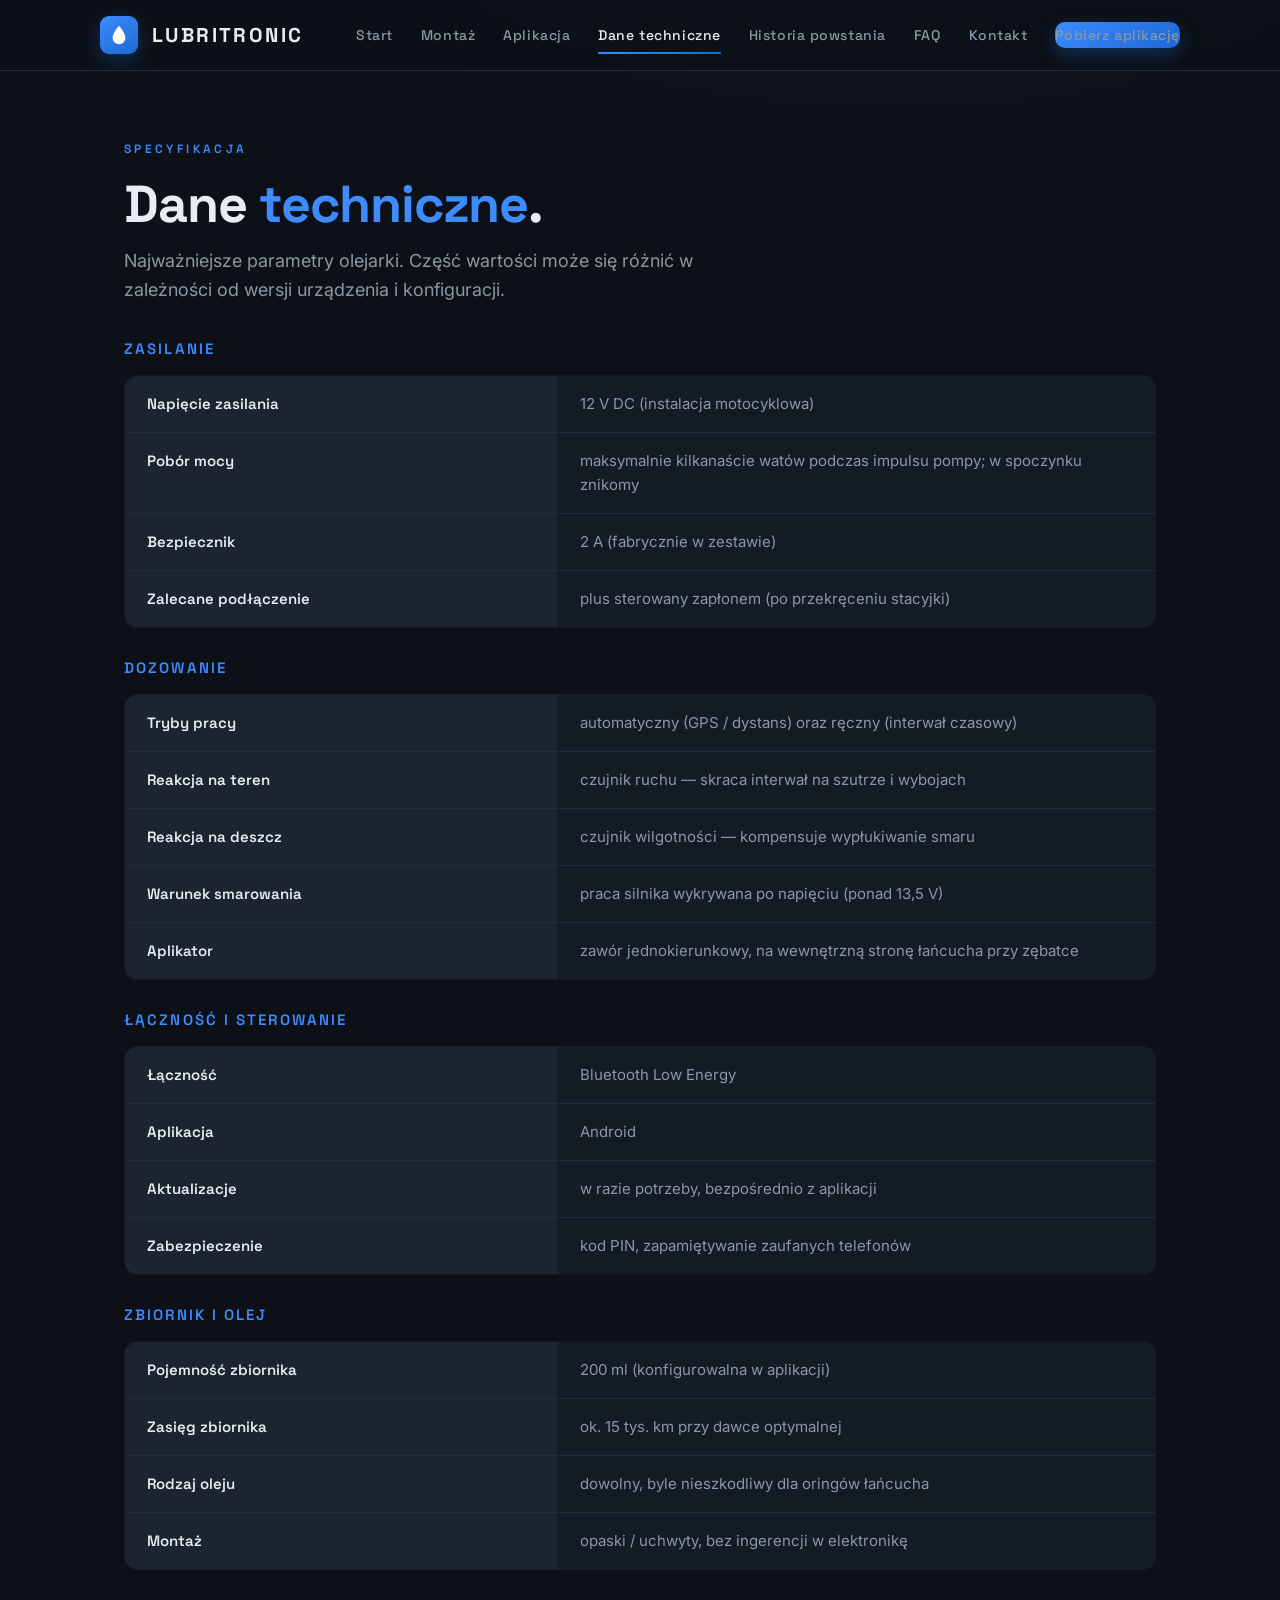
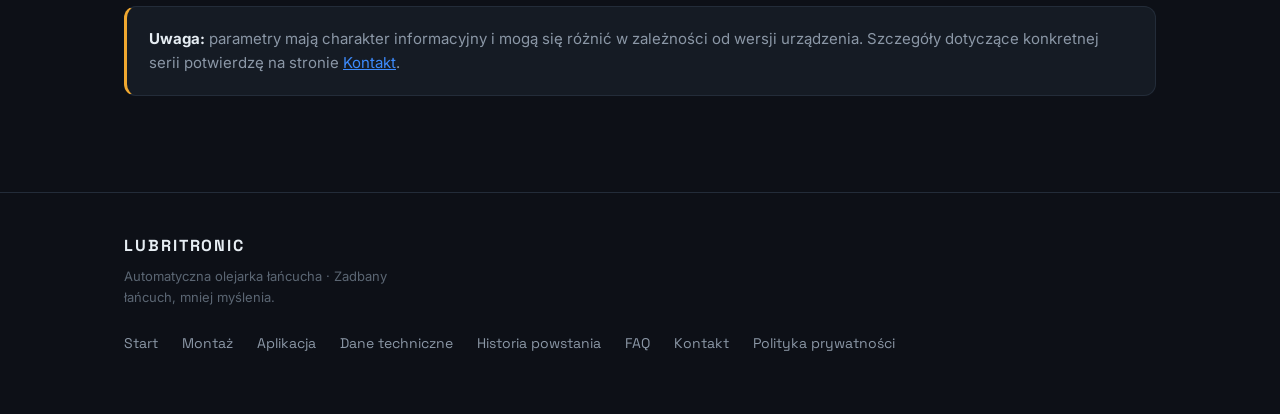
<file: dane.html>
<!DOCTYPE html>
<html lang="pl">
<head>
<meta charset="UTF-8">
<meta name="viewport" content="width=device-width, initial-scale=1.0">
<title>Dane techniczne — LUBRITRONIC</title>
<meta name="description" content="Parametry techniczne automatycznej olejarki łańcucha LUBRITRONIC.">
<link rel="icon" type="image/svg+xml" href="favicon.svg">
<link rel="preconnect" href="https://fonts.googleapis.com">
<link rel="preconnect" href="https://fonts.gstatic.com" crossorigin>
<link href="https://fonts.googleapis.com/css2?family=Space+Grotesk:wght@400;500;600;700&family=Inter:wght@400;500;600&display=swap" rel="stylesheet">
<link rel="stylesheet" href="style.css">
</head>
<body>

<header>
  <div class="wrap nav">
    <a class="brand" href="index.html">
      <div class="brand-mark">
        <svg viewBox="0 0 24 24" fill="none"><path d="M12 2C12 2 5 10 5 15a7 7 0 0 0 14 0c0-5-7-13-7-13Z" fill="#fff"/></svg>
      </div>
      <div class="brand-name">LUBRITRONIC</div>
    </a>
    <button class="nav-toggle" aria-label="Menu" onclick="document.getElementById('navlinks').classList.toggle('show')">
      <svg viewBox="0 0 24 24" fill="none" stroke-width="2"><path d="M4 6h16M4 12h16M4 18h16"/></svg>
    </button>
    <ul class="nav-links" id="navlinks">
      <li><a href="index.html">Start</a></li>
      <li><a href="montaz.html">Montaż</a></li>
      <li><a href="aplikacja.html">Aplikacja</a></li>
      <li><a href="dane.html" class="active">Dane techniczne</a></li>
      <li><a href="historia-powstania.html">Historia powstania</a></li>
      <li><a href="faq.html">FAQ</a></li>
      <li><a href="kontakt.html">Kontakt</a></li>
      <li><a href="https://drive.usercontent.google.com/download?id=1QvqHh__F5-ibLGWXdDCIIiWxTKz9BSBk&export=download&confirm=t" class="nav-cta">Pobierz aplikację</a></li>
    </ul>
  </div>
</header>

<section class="page-hero">
  <div class="wrap">
    <span class="mono-eyebrow">Specyfikacja</span>
    <h1>Dane <em>techniczne</em>.</h1>
    <p class="lead">Najważniejsze parametry olejarki. Część wartości może się różnić w zależności od wersji urządzenia i konfiguracji.</p>
  </div>
</section>

<section class="section" style="border-top:0; padding-top:24px">
  <div class="wrap">
    <div class="spec-groups">

      <div class="spec-group reveal">
        <h3>Zasilanie</h3>
        <table class="spec-table">
          <tr><th>Napięcie zasilania</th><td>12 V DC (instalacja motocyklowa)</td></tr>
          <tr><th>Pobór mocy</th><td>maksymalnie kilkanaście watów podczas impulsu pompy; w spoczynku znikomy</td></tr>
          <tr><th>Bezpiecznik</th><td>2 A (fabrycznie w zestawie)</td></tr>
          <tr><th>Zalecane podłączenie</th><td>plus sterowany zapłonem (po przekręceniu stacyjki)</td></tr>
        </table>
      </div>

      <div class="spec-group reveal">
        <h3>Dozowanie</h3>
        <table class="spec-table">
          <tr><th>Tryby pracy</th><td>automatyczny (GPS / dystans) oraz ręczny (interwał czasowy)</td></tr>
          <tr><th>Reakcja na teren</th><td>czujnik ruchu — skraca interwał na szutrze i wybojach</td></tr>
          <tr><th>Reakcja na deszcz</th><td>czujnik wilgotności — kompensuje wypłukiwanie smaru</td></tr>
          <tr><th>Warunek smarowania</th><td>praca silnika wykrywana po napięciu (ponad 13,5 V)</td></tr>
          <tr><th>Aplikator</th><td>zawór jednokierunkowy, na wewnętrzną stronę łańcucha przy zębatce</td></tr>
        </table>
      </div>

      <div class="spec-group reveal">
        <h3>Łączność i sterowanie</h3>
        <table class="spec-table">
          <tr><th>Łączność</th><td>Bluetooth Low Energy</td></tr>
          <tr><th>Aplikacja</th><td>Android</td></tr>
          <tr><th>Aktualizacje</th><td>w razie potrzeby, bezpośrednio z aplikacji</td></tr>
          <tr><th>Zabezpieczenie</th><td>kod PIN, zapamiętywanie zaufanych telefonów</td></tr>
        </table>
      </div>

      <div class="spec-group reveal">
        <h3>Zbiornik i olej</h3>
        <table class="spec-table">
          <tr><th>Pojemność zbiornika</th><td>200 ml (konfigurowalna w aplikacji)</td></tr>
          <tr><th>Zasięg zbiornika</th><td>ok. 15 tys. km przy dawce optymalnej</td></tr>
          <tr><th>Rodzaj oleju</th><td>dowolny, byle nieszkodliwy dla oringów łańcucha</td></tr>
          <tr><th>Montaż</th><td>opaski / uchwyty, bez ingerencji w elektronikę</td></tr>
        </table>
      </div>

    </div>

    <div class="note">
      <b>Uwaga:</b> parametry mają charakter informacyjny i mogą się różnić w zależności od wersji urządzenia. Szczegóły dotyczące konkretnej serii potwierdzę na stronie <a href="kontakt.html" style="color:var(--blue)">Kontakt</a>.
    </div>
  </div>
</section>

<footer>
  <div class="wrap">
    <div class="foot-row">
      <div class="foot-col">
        <div class="foot-brand">LUBRITRONIC</div>
        <p>Automatyczna olejarka łańcucha · Zadbany łańcuch, mniej myślenia.</p>
      </div>
      <nav class="foot-nav">
        <a href="index.html">Start</a>
        <a href="montaz.html">Montaż</a>
        <a href="aplikacja.html">Aplikacja</a>
        <a href="dane.html">Dane techniczne</a>
        <a href="historia-powstania.html">Historia powstania</a>
        <a href="faq.html">FAQ</a>
        <a href="kontakt.html">Kontakt</a>
        <a href="polityka-prywatnosci.html">Polityka prywatności</a>
      </nav>
    </div>
  </div>
</footer>

<script>
  const io = new IntersectionObserver((entries)=>{
    entries.forEach(e=>{ if(e.isIntersecting){ e.target.classList.add('in'); io.unobserve(e.target); }});
  },{threshold:.12});
  document.querySelectorAll('.reveal').forEach(el=>io.observe(el));
</script>

</body>
</html>
</file>
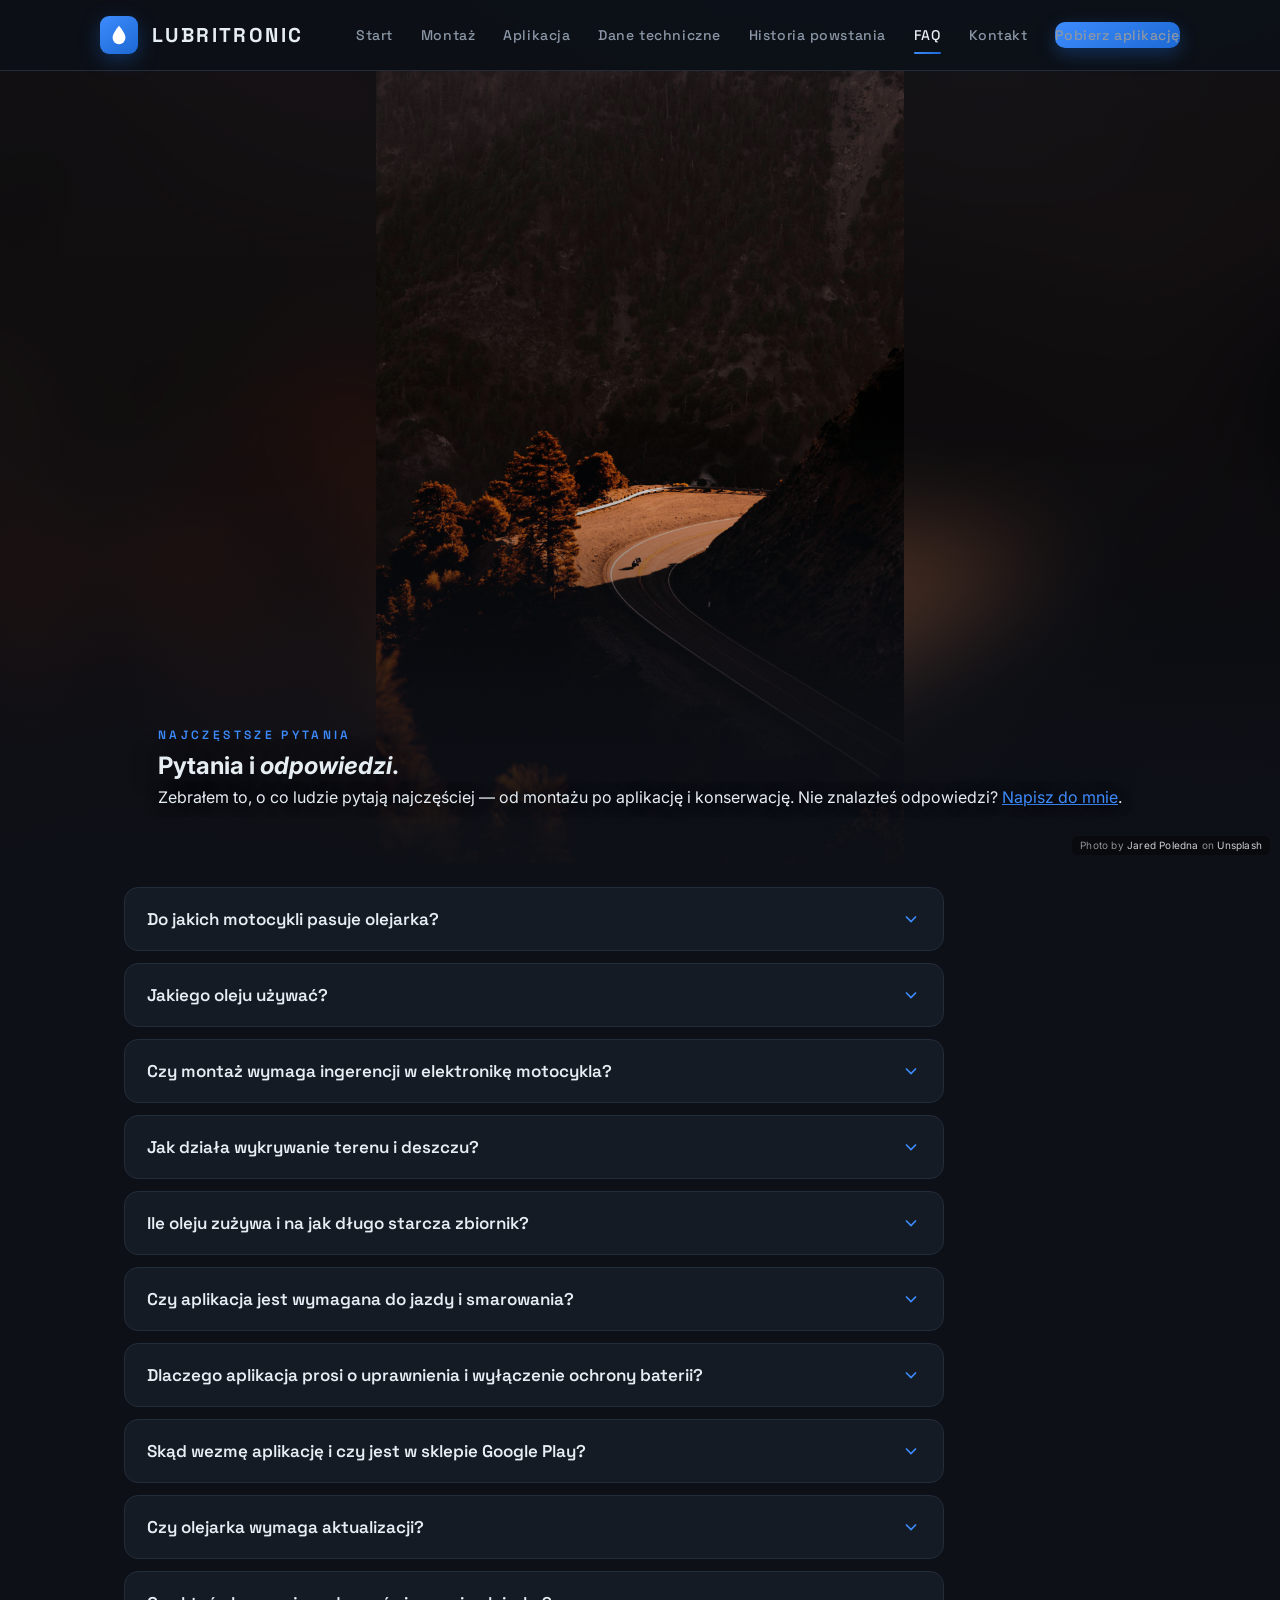
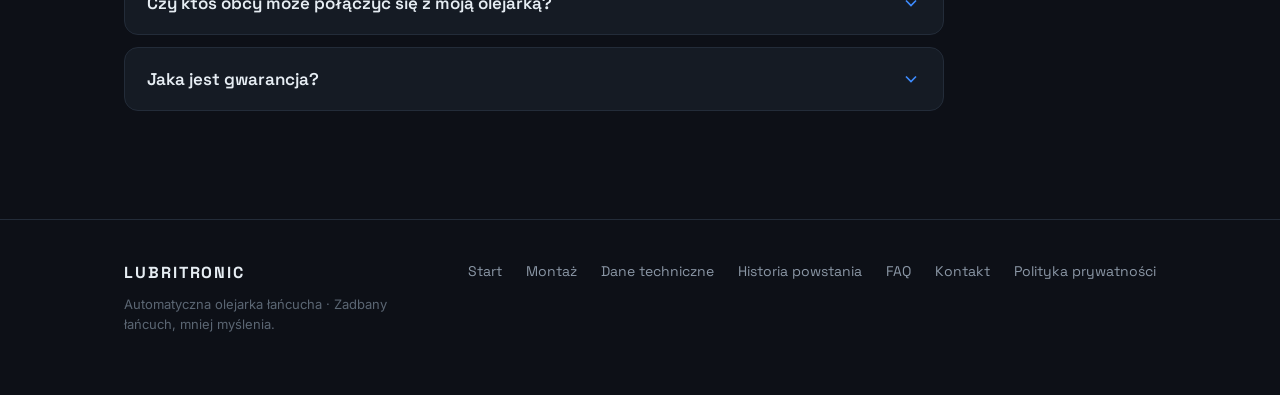
<file: faq.html>
<!DOCTYPE html>
<html lang="pl">
<head>
<meta charset="UTF-8">
<meta name="viewport" content="width=device-width, initial-scale=1.0">
<title>FAQ — LUBRITRONIC</title>
<meta name="description" content="Najczęstsze pytania o automatyczną olejarkę łańcucha LUBRITRONIC.">
<link rel="icon" type="image/svg+xml" href="favicon.svg">
<link rel="preconnect" href="https://fonts.googleapis.com">
<link rel="preconnect" href="https://fonts.gstatic.com" crossorigin>
<link href="https://fonts.googleapis.com/css2?family=Space+Grotesk:wght@400;500;600;700&family=Inter:wght@400;500;600&display=swap" rel="stylesheet">
<link rel="stylesheet" href="style.css">
</head>
<body>

<header>
  <div class="wrap nav">
    <a class="brand" href="index.html">
      <div class="brand-mark">
        <svg viewBox="0 0 24 24" fill="none"><path d="M12 2C12 2 5 10 5 15a7 7 0 0 0 14 0c0-5-7-13-7-13Z" fill="#fff"/></svg>
      </div>
      <div class="brand-name">LUBRITRONIC</div>
    </a>
    <button class="nav-toggle" aria-label="Menu" onclick="document.getElementById('navlinks').classList.toggle('show')">
      <svg viewBox="0 0 24 24" fill="none" stroke-width="2"><path d="M4 6h16M4 12h16M4 18h16"/></svg>
    </button>
    <ul class="nav-links" id="navlinks">
      <li><a href="index.html">Start</a></li>
      <li><a href="montaz.html">Montaż</a></li>
      <li><a href="aplikacja.html">Aplikacja</a></li>
      <li><a href="dane.html">Dane techniczne</a></li>
      <li><a href="historia-powstania.html">Historia powstania</a></li>
      <li><a href="faq.html" class="active">FAQ</a></li>
      <li><a href="kontakt.html">Kontakt</a></li>
      <li><a href="https://drive.usercontent.google.com/download?id=1QvqHh__F5-ibLGWXdDCIIiWxTKz9BSBk&export=download&confirm=t" class="nav-cta">Pobierz aplikację</a></li>
    </ul>
  </div>
</header>

<section class="page-hero-vignette ph-faq ph-full">
  <div class="ph-bg-blur"></div>
  <div class="ph-bg"></div>
  <div class="ph-fade"></div>
  <div class="photo-credit">Photo by <a href="https://unsplash.com/@metaphoricalparade?utm_source=unsplash&utm_medium=referral" target="_blank" rel="noopener">Jared Poledna</a> on <a href="https://unsplash.com/photos/road-during-daytime-TxNgJwin544?utm_source=unsplash&utm_medium=referral" target="_blank" rel="noopener">Unsplash</a></div>
  <div class="wrap">
    <span class="mono-eyebrow">Najczęstsze pytania</span>
    <h1>Pytania i <em>odpowiedzi</em>.</h1>
    <p class="lead">Zebrałem to, o co ludzie pytają najczęściej — od montażu po aplikację i konserwację. Nie znalazłeś odpowiedzi? <a href="kontakt.html" style="color:var(--blue)">Napisz do mnie</a>.</p>
  </div>
</section>

<section class="section" style="border-top:0; padding-top:24px">
  <div class="wrap">
    <div class="faq-list">

      <div class="faq-item">
        <button class="faq-q">Do jakich motocykli pasuje olejarka?<svg class="chev" viewBox="0 0 24 24" fill="none" stroke-width="2"><path d="M6 9l6 6 6-6"/></svg></button>
        <div class="faq-a"><div class="faq-a-inner">Olejarka pasuje do każdego motocykla z napędem łańcuchowym i instalacją 12 V. Nie ma znaczenia marka ani pojemność — liczy się tylko to, że masz łańcuch i miejsce na moduł oraz zbiornik.</div></div>
      </div>

      <div class="faq-item">
        <button class="faq-q">Jakiego oleju używać?<svg class="chev" viewBox="0 0 24 24" fill="none" stroke-width="2"><path d="M6 9l6 6 6-6"/></svg></button>
        <div class="faq-a"><div class="faq-a-inner">Olej może być dowolny, byle był nieszkodliwy dla oringów łańcucha. Unikaj środków, które mogłyby uszkodzić uszczelnienia — poza tym masz pełną swobodę wyboru. Nie używaj smarów w sprayu ani smarów stałych.</div></div>
      </div>

      <div class="faq-item">
        <button class="faq-q">Czy montaż wymaga ingerencji w elektronikę motocykla?<svg class="chev" viewBox="0 0 24 24" fill="none" stroke-width="2"><path d="M6 9l6 6 6-6"/></svg></button>
        <div class="faq-a"><div class="faq-a-inner">Nie. Wystarczy podłączyć zasilanie przez bezpiecznik 2 A z zestawu do plusa sterowanego zapłonem i do masy. Nie ingerujesz w sterownik silnika ani w żadne systemy motocykla. Cały montaż opisałem krok po kroku na stronie <a href="montaz.html">Montaż</a>.</div></div>
      </div>

      <div class="faq-item">
        <button class="faq-q">Jak działa wykrywanie terenu i deszczu?<svg class="chev" viewBox="0 0 24 24" fill="none" stroke-width="2"><path d="M6 9l6 6 6-6"/></svg></button>
        <div class="faq-a"><div class="faq-a-inner">Olejarka ma czujnik ruchu, który rozpoznaje wstrząsy typowe dla szutru i wybojów, oraz czujnik wilgotności, który wykrywa deszcz. Gdy warunki są cięższe, urządzenie automatycznie skraca odstępy między dawkami, bo w takich warunkach łańcuch traci smar szybciej.</div></div>
      </div>

      <div class="faq-item">
        <button class="faq-q">Ile oleju zużywa i na jak długo starcza zbiornik?<svg class="chev" viewBox="0 0 24 24" fill="none" stroke-width="2"><path d="M6 9l6 6 6-6"/></svg></button>
        <div class="faq-a"><div class="faq-a-inner">Zużycie zależy od ustawionego trybu i warunków jazdy, ale dawki są bardzo małe — pojedyncze krople co określony dystans. Oryginalny zbiornik 200 ml zatankowany do pełna, przy dawce optymalnej, starcza na około 15 tys. km. Aktualny poziom i zużycie widzisz w aplikacji.</div></div>
      </div>

      <div class="faq-item">
        <button class="faq-q">Czy aplikacja jest wymagana do jazdy i smarowania?<svg class="chev" viewBox="0 0 24 24" fill="none" stroke-width="2"><path d="M6 9l6 6 6-6"/></svg></button>
        <div class="faq-a"><div class="faq-a-inner">Olejarka wykrywa pracę silnika po napięciu instalacji (ponad 13,5 V) i tylko wtedy smaruje. Bez aplikacji działają wcześniej ustawione tryby czasowe, a wykrywanie deszczu i terenu jest aktywne cały czas — również bez telefonu. Dopiero gdy aplikacja jest połączona, dostępny jest doskonalszy tryb GPS, który dozuje smar co zadany dystans. Krótko mówiąc: po skonfigurowaniu olejarka jeździ i smaruje sama, a aplikacja dokłada najlepszy tryb, gdy jest online.</div></div>
      </div>

      <div class="faq-item">
        <button class="faq-q">Dlaczego aplikacja prosi o uprawnienia i wyłączenie ochrony baterii?<svg class="chev" viewBox="0 0 24 24" fill="none" stroke-width="2"><path d="M6 9l6 6 6-6"/></svg></button>
        <div class="faq-a"><div class="faq-a-inner">To wymóg systemu Android, nie kaprys aplikacji. Żeby połączenie z olejarką działało stabilnie także w tle (np. gdy telefon jest w kieszeni), aplikacja potrzebuje nadanych uprawnień dostępu oraz wyłączonej optymalizacji / ochrony baterii. Bez tego Android usypiałby aplikację i przerywał połączenie. Jest to całkowicie bezpieczne i konieczne do prawidłowej pracy — nowsze telefony po prostu stawiają tu wysokie wymagania.</div></div>
      </div>

      <div class="faq-item">
        <button class="faq-q">Skąd wezmę aplikację i czy jest w sklepie Google Play?<svg class="chev" viewBox="0 0 24 24" fill="none" stroke-width="2"><path d="M6 9l6 6 6-6"/></svg></button>
        <div class="faq-a"><div class="faq-a-inner">Aplikację pobierzesz przyciskiem „Pobierz aplikację” u góry strony albo skanując kod QR ze <a href="index.html#pobierz">strony głównej</a>. Co potrafi aplikacja, opisałem w zakładce <a href="aplikacja.html">Aplikacja</a>. Przy pierwszej instalacji Android może poprosić o zgodę na instalację aplikacji spoza sklepu — to normalne, wystarczy potwierdzić.</div></div>
      </div>

      <div class="faq-item">
        <button class="faq-q">Czy olejarka wymaga aktualizacji?<svg class="chev" viewBox="0 0 24 24" fill="none" stroke-width="2"><path d="M6 9l6 6 6-6"/></svg></button>
        <div class="faq-a"><div class="faq-a-inner">Nie musisz nic robić — olejarka działa od razu i jest już sprawdzona w praktyce. Jeśli zajdzie konieczność albo pojawi się potrzeba dopracowania pewnych funkcji, opracuję nową wersję, którą wgrasz bezpośrednio i bezpiecznie z aplikacji, bez odsyłania urządzenia.</div></div>
      </div>

      <div class="faq-item">
        <button class="faq-q">Czy ktoś obcy może połączyć się z moją olejarką?<svg class="chev" viewBox="0 0 24 24" fill="none" stroke-width="2"><path d="M6 9l6 6 6-6"/></svg></button>
        <div class="faq-a"><div class="faq-a-inner">Możesz ustawić kod PIN, który zabezpiecza olejarkę przed sterowaniem z obcego telefonu. Twój telefon po jednorazowym podaniu PIN-u jest zapamiętywany i łączy się automatycznie, a nieznane urządzenia muszą podać kod.</div></div>
      </div>

      <div class="faq-item">
        <button class="faq-q">Jaka jest gwarancja?<svg class="chev" viewBox="0 0 24 24" fill="none" stroke-width="2"><path d="M6 9l6 6 6-6"/></svg></button>
        <div class="faq-a"><div class="faq-a-inner">Udzielam standardowej gwarancji 24 miesięcy na wady fabryczne wykryte podczas użytkowania. W sprawie gwarancji, wsparcia technicznego i pytań o zamówienie napisz do mnie przez stronę <a href="kontakt.html">Kontakt</a>.</div></div>
      </div>

    </div>
  </div>
</section>

<footer>
  <div class="wrap">
    <div class="foot-row">
      <div class="foot-col">
        <div class="foot-brand">LUBRITRONIC</div>
        <p>Automatyczna olejarka łańcucha · Zadbany łańcuch, mniej myślenia.</p>
      </div>
      <nav class="foot-nav">
        <a href="index.html">Start</a>
        <a href="montaz.html">Montaż</a>
        <a href="dane.html">Dane techniczne</a>
        <a href="historia-powstania.html">Historia powstania</a>
        <a href="faq.html">FAQ</a>
        <a href="kontakt.html">Kontakt</a>
        <a href="polityka-prywatnosci.html">Polityka prywatności</a>
      </nav>
    </div>
  </div>
</footer>

<script>
  document.querySelectorAll('.faq-q').forEach(function(btn){
    btn.addEventListener('click', function(){
      var item = btn.parentElement;
      var ans = item.querySelector('.faq-a');
      if(item.classList.contains('open')){
        item.classList.remove('open'); ans.style.maxHeight = null;
      } else {
        item.classList.add('open');
        ans.style.maxHeight = ans.querySelector('.faq-a-inner').offsetHeight + 'px';
      }
    });
  });
</script>

</body>
</html>
</file>
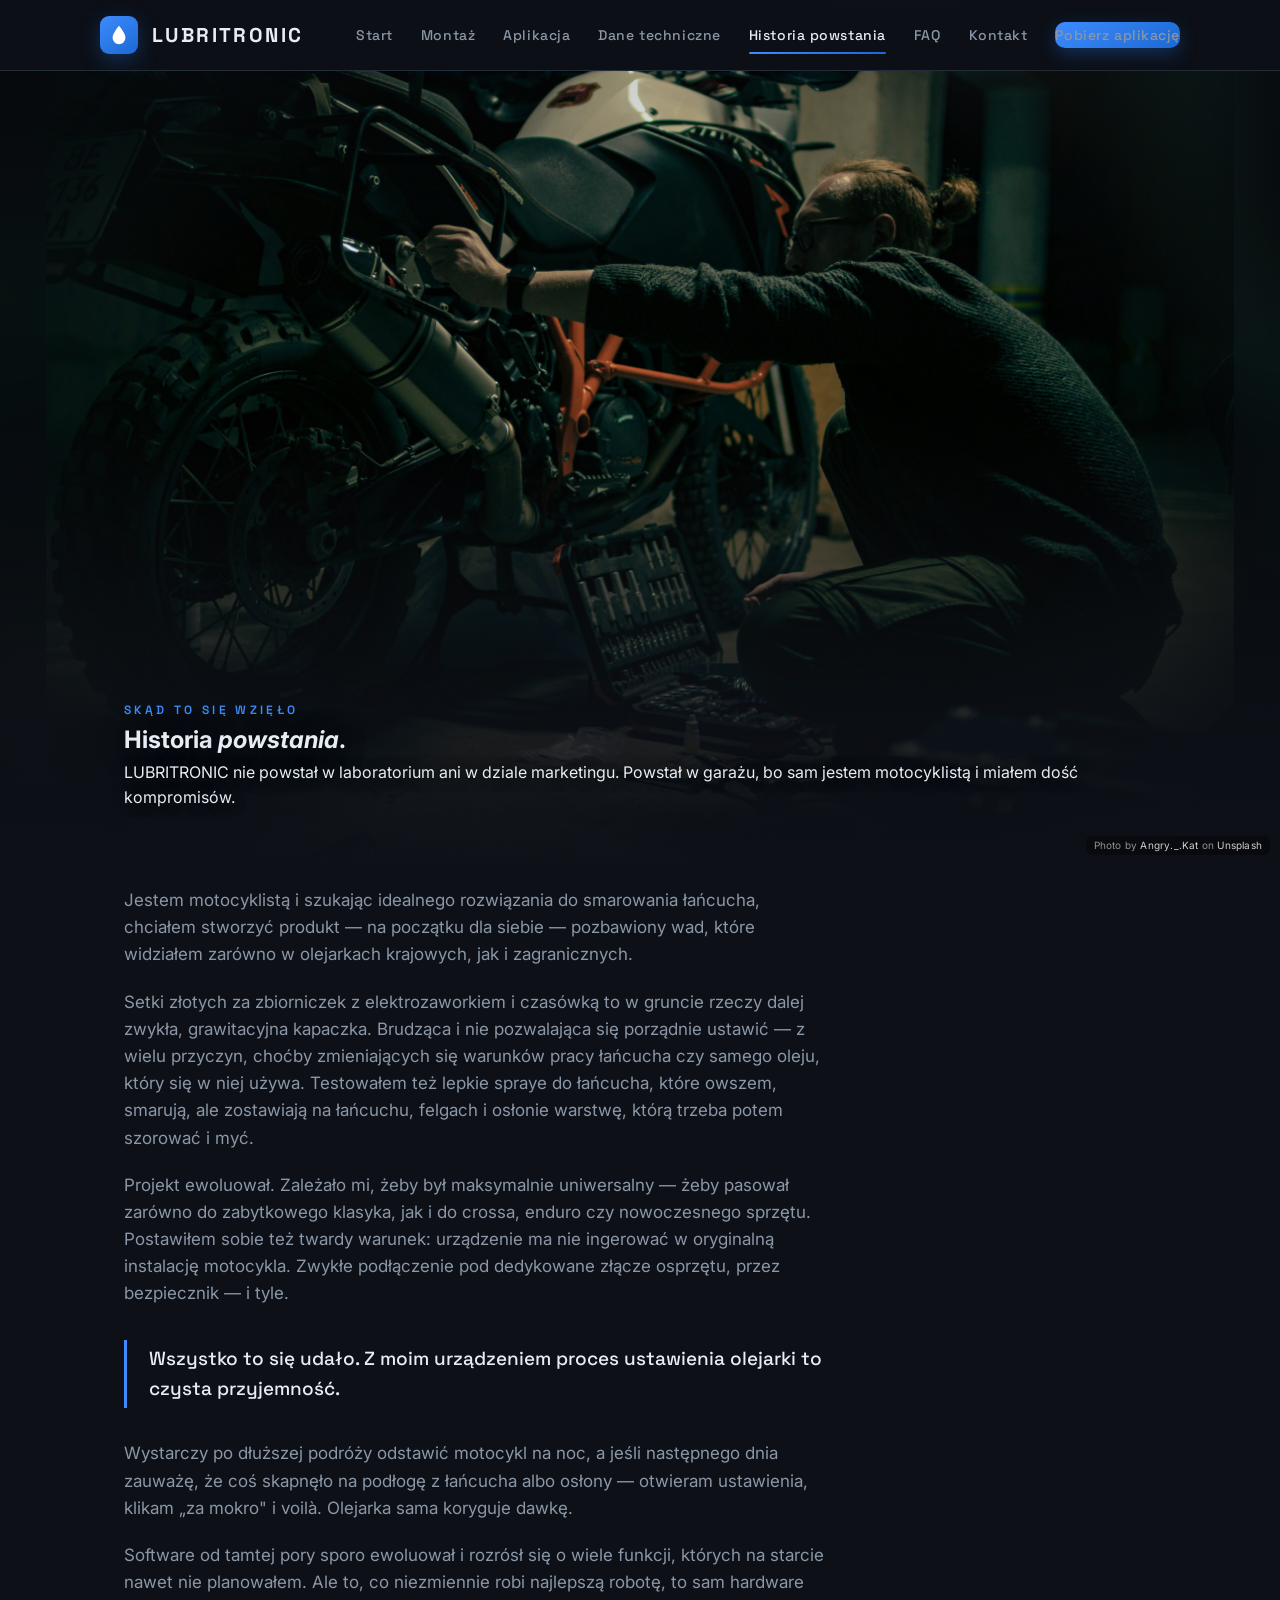
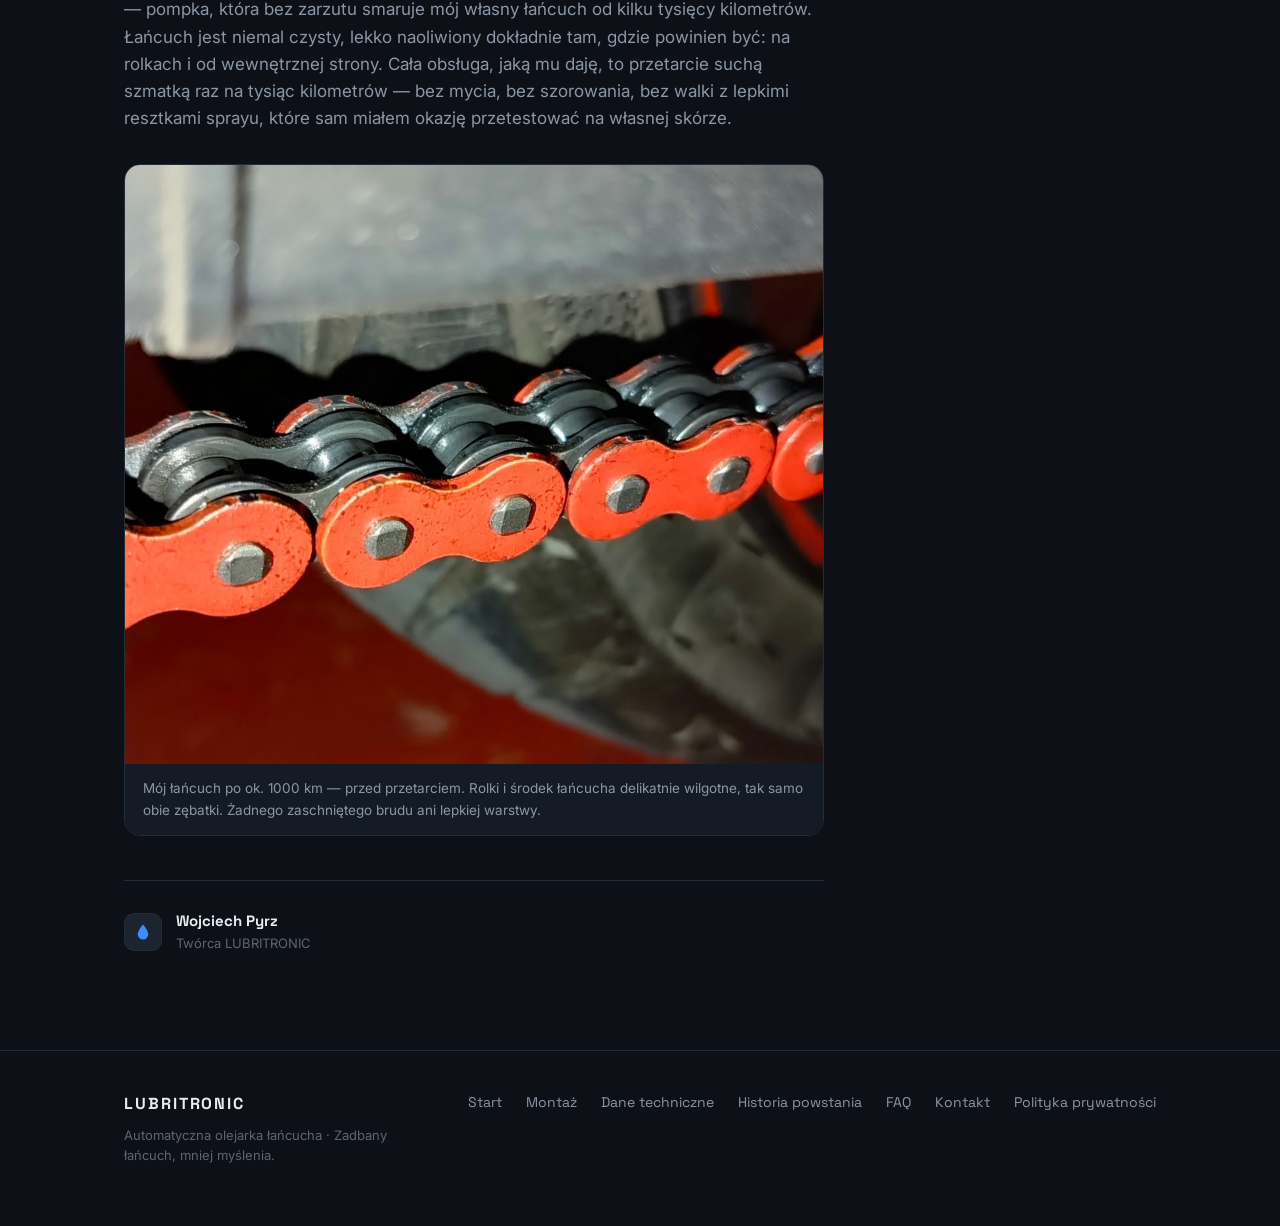
<file: historia-powstania.html>
<!DOCTYPE html>
<html lang="pl">
<head>
<meta charset="UTF-8">
<meta name="viewport" content="width=device-width, initial-scale=1.0">
<title>Historia powstania — LUBRITRONIC</title>
<meta name="description" content="Dlaczego powstał LUBRITRONIC — historia motocyklisty, który szukał idealnej olejarki łańcucha i w końcu zbudował ją sam.">
<link rel="icon" type="image/svg+xml" href="favicon.svg">
<link rel="preconnect" href="https://fonts.googleapis.com">
<link rel="preconnect" href="https://fonts.gstatic.com" crossorigin>
<link href="https://fonts.googleapis.com/css2?family=Space+Grotesk:wght@400;500;600;700&family=Inter:wght@400;500;600&display=swap" rel="stylesheet">
<link rel="stylesheet" href="style.css">
</head>
<body>

<header>
  <div class="wrap nav">
    <a class="brand" href="index.html">
      <div class="brand-mark">
        <svg viewBox="0 0 24 24" fill="none"><path d="M12 2C12 2 5 10 5 15a7 7 0 0 0 14 0c0-5-7-13-7-13Z" fill="#fff"/></svg>
      </div>
      <div class="brand-name">LUBRITRONIC</div>
    </a>
    <button class="nav-toggle" aria-label="Menu" onclick="document.getElementById('navlinks').classList.toggle('show')">
      <svg viewBox="0 0 24 24" fill="none" stroke-width="2"><path d="M4 6h16M4 12h16M4 18h16"/></svg>
    </button>
    <ul class="nav-links" id="navlinks">
      <li><a href="index.html">Start</a></li>
      <li><a href="montaz.html">Montaż</a></li>
      <li><a href="aplikacja.html">Aplikacja</a></li>
      <li><a href="dane.html">Dane techniczne</a></li>
      <li><a href="historia-powstania.html" class="active">Historia powstania</a></li>
      <li><a href="faq.html">FAQ</a></li>
      <li><a href="kontakt.html">Kontakt</a></li>
      <li><a href="https://drive.usercontent.google.com/download?id=1QvqHh__F5-ibLGWXdDCIIiWxTKz9BSBk&export=download&confirm=t" class="nav-cta">Pobierz aplikację</a></li>
    </ul>
  </div>
</header>

<section class="page-hero-vignette ph-historia ph-full">
  <div class="ph-bg-blur"></div>
  <div class="ph-bg"></div>
  <div class="ph-fade"></div>
  <div class="photo-credit">Photo by <a href="https://unsplash.com/@_ks_?utm_source=unsplash&utm_medium=referral" target="_blank" rel="noopener">Angry._.Kat</a> on <a href="https://unsplash.com/photos/a-man-working-on-a-motorcycle-in-a-garage-4ORysIjH-mY?utm_source=unsplash&utm_medium=referral" target="_blank" rel="noopener">Unsplash</a></div>
  <div class="wrap">
    <span class="mono-eyebrow">Skąd to się wzięło</span>
    <h1>Historia <em>powstania</em>.</h1>
    <p class="lead">LUBRITRONIC nie powstał w laboratorium ani w dziale marketingu. Powstał w garażu, bo sam jestem motocyklistą i miałem dość kompromisów.</p>
  </div>
</section>

<section class="section" style="border-top:0; padding-top:24px">
  <div class="wrap">
    <div class="story">

      <p>Jestem motocyklistą i szukając idealnego rozwiązania do smarowania łańcucha, chciałem stworzyć produkt — na początku dla siebie — pozbawiony wad, które widziałem zarówno w olejarkach krajowych, jak i zagranicznych.</p>

      <p>Setki złotych za zbiorniczek z elektrozaworkiem i czasówką to w gruncie rzeczy dalej zwykła, grawitacyjna kapaczka. Brudząca i nie pozwalająca się porządnie ustawić — z wielu przyczyn, choćby zmieniających się warunków pracy łańcucha czy samego oleju, który się w niej używa. Testowałem też lepkie spraye do łańcucha, które owszem, smarują, ale zostawiają na łańcuchu, felgach i osłonie warstwę, którą trzeba potem szorować i myć.</p>

      <p>Projekt ewoluował. Zależało mi, żeby był maksymalnie uniwersalny — żeby pasował zarówno do zabytkowego klasyka, jak i do crossa, enduro czy nowoczesnego sprzętu. Postawiłem sobie też twardy warunek: urządzenie ma nie ingerować w oryginalną instalację motocykla. Zwykłe podłączenie pod dedykowane złącze osprzętu, przez bezpiecznik — i tyle.</p>

      <div class="story-quote">Wszystko to się udało. Z moim urządzeniem proces ustawienia olejarki to czysta przyjemność.</div>

      <p>Wystarczy po dłuższej podróży odstawić motocykl na noc, a jeśli następnego dnia zauważę, że coś skapnęło na podłogę z łańcucha albo osłony — otwieram ustawienia, klikam „za mokro" i voilà. Olejarka sama koryguje dawkę.</p>

      <p>Software od tamtej pory sporo ewoluował i rozrósł się o wiele funkcji, których na starcie nawet nie planowałem. Ale to, co niezmiennie robi najlepszą robotę, to sam hardware — pompka, która bez zarzutu smaruje mój własny łańcuch od kilku tysięcy kilometrów. Łańcuch jest niemal czysty, lekko naoliwiony dokładnie tam, gdzie powinien być: na rolkach i od wewnętrznej strony. Cała obsługa, jaką mu daję, to przetarcie suchą szmatką raz na tysiąc kilometrów — bez mycia, bez szorowania, bez walki z lepkimi resztkami sprayu, które sam miałem okazję przetestować na własnej skórze.</p>

      <figure class="story-photo">
        <img src="lancuch-1000km.jpg" alt="Łańcuch motocykla po około 1000 km pracy z olejarką LUBRITRONIC, przed przetarciem">
        <figcaption>Mój łańcuch po ok. 1000 km — przed przetarciem. Rolki i środek łańcucha delikatnie wilgotne, tak samo obie zębatki. Żadnego zaschniętego brudu ani lepkiej warstwy.</figcaption>
      </figure>

      <div class="story-signature">
        <div class="sig-mark">
          <svg viewBox="0 0 24 24" fill="none"><path d="M12 2C12 2 5 10 5 15a7 7 0 0 0 14 0c0-5-7-13-7-13Z" fill="#3d8bfd"/></svg>
        </div>
        <div>
          <div class="sig-name">Wojciech Pyrz</div>
          <div class="sig-role">Twórca LUBRITRONIC</div>
        </div>
      </div>

    </div>
  </div>
</section>

<footer>
  <div class="wrap">
    <div class="foot-row">
      <div class="foot-col">
        <div class="foot-brand">LUBRITRONIC</div>
        <p>Automatyczna olejarka łańcucha · Zadbany łańcuch, mniej myślenia.</p>
      </div>
      <nav class="foot-nav">
        <a href="index.html">Start</a>
        <a href="montaz.html">Montaż</a>
        <a href="dane.html">Dane techniczne</a>
        <a href="historia-powstania.html">Historia powstania</a>
        <a href="faq.html">FAQ</a>
        <a href="kontakt.html">Kontakt</a>
        <a href="polityka-prywatnosci.html">Polityka prywatności</a>
      </nav>
    </div>
  </div>
</footer>

</body>
</html>
</file>
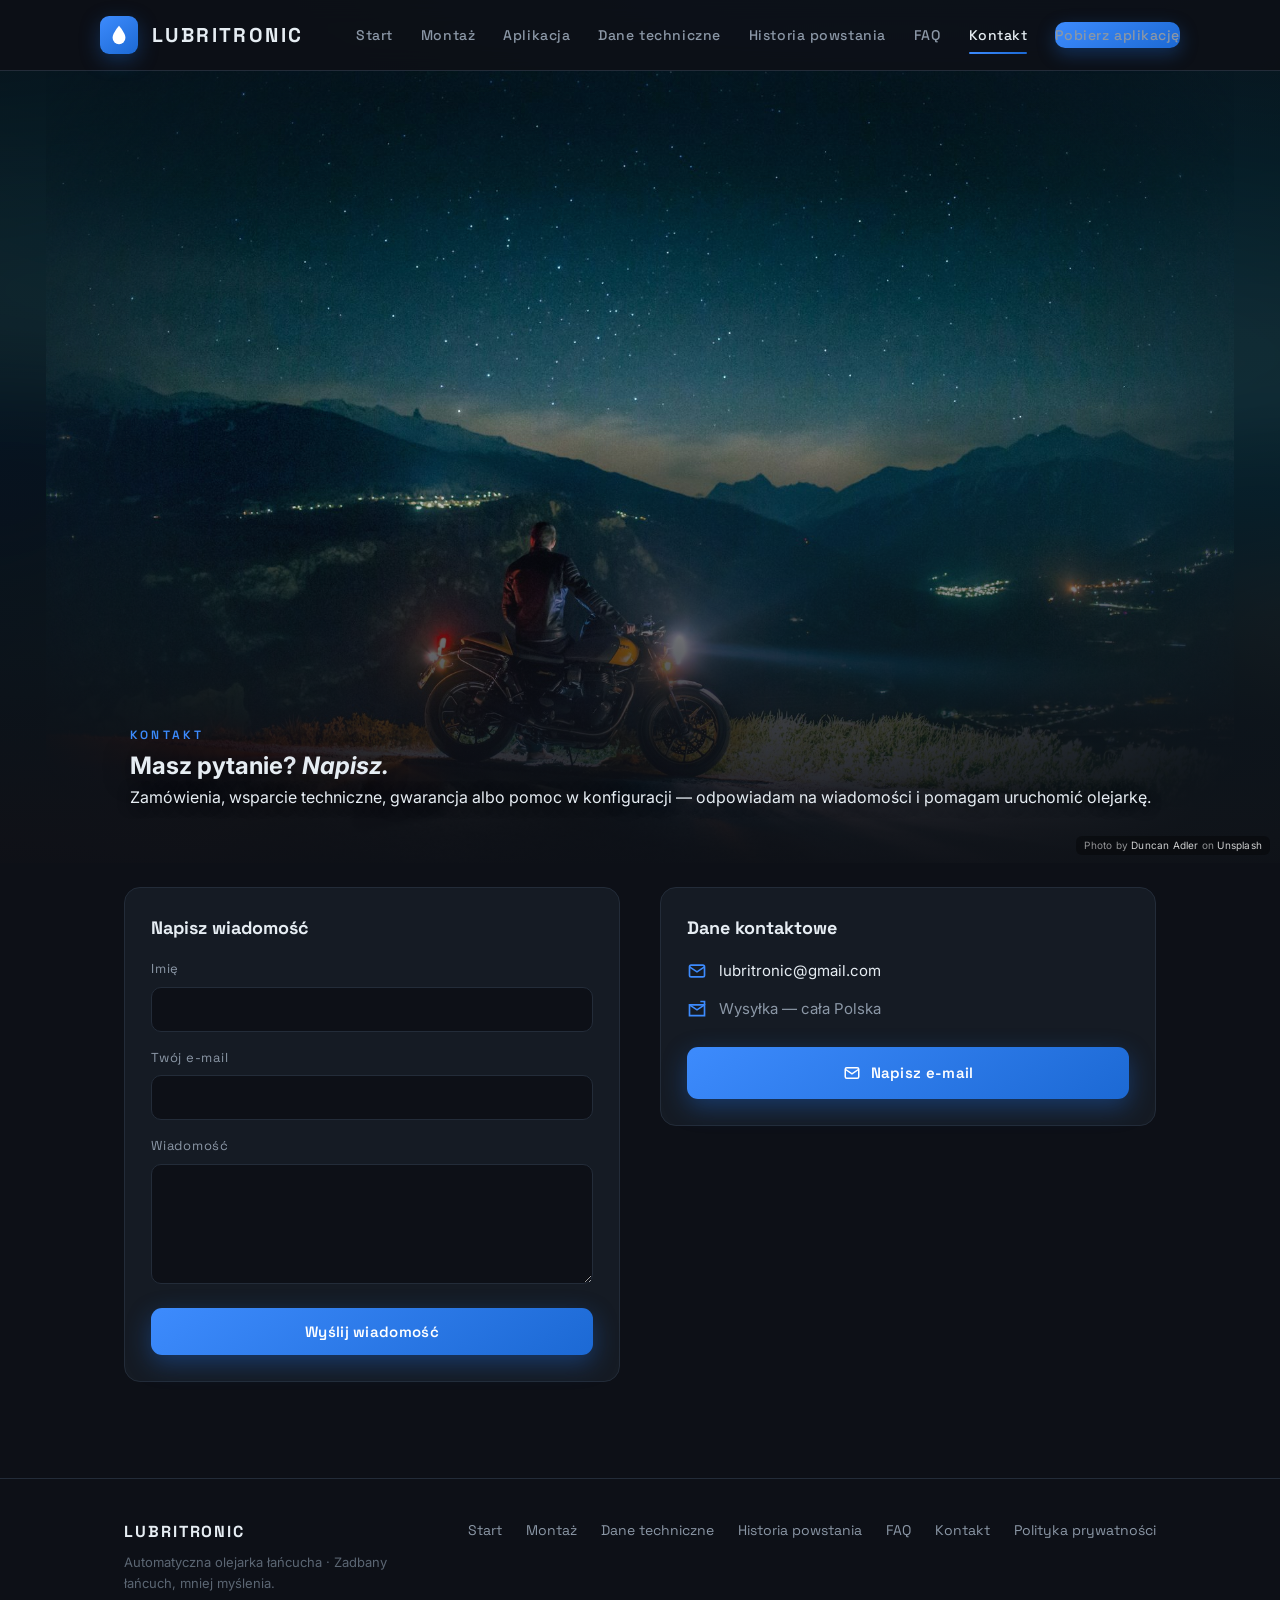
<file: kontakt.html>
<!DOCTYPE html>
<html lang="pl">
<head>
<meta charset="UTF-8">
<meta name="viewport" content="width=device-width, initial-scale=1.0">
<title>Kontakt — LUBRITRONIC</title>
<meta name="description" content="Skontaktuj się w sprawie olejarki LUBRITRONIC — zamówienia, wsparcie, gwarancja.">
<link rel="icon" type="image/svg+xml" href="favicon.svg">
<link rel="preconnect" href="https://fonts.googleapis.com">
<link rel="preconnect" href="https://fonts.gstatic.com" crossorigin>
<link href="https://fonts.googleapis.com/css2?family=Space+Grotesk:wght@400;500;600;700&family=Inter:wght@400;500;600&display=swap" rel="stylesheet">
<link rel="stylesheet" href="style.css">
</head>
<body>

<header>
  <div class="wrap nav">
    <a class="brand" href="index.html">
      <div class="brand-mark">
        <svg viewBox="0 0 24 24" fill="none"><path d="M12 2C12 2 5 10 5 15a7 7 0 0 0 14 0c0-5-7-13-7-13Z" fill="#fff"/></svg>
      </div>
      <div class="brand-name">LUBRITRONIC</div>
    </a>
    <button class="nav-toggle" aria-label="Menu" onclick="document.getElementById('navlinks').classList.toggle('show')">
      <svg viewBox="0 0 24 24" fill="none" stroke-width="2"><path d="M4 6h16M4 12h16M4 18h16"/></svg>
    </button>
    <ul class="nav-links" id="navlinks">
      <li><a href="index.html">Start</a></li>
      <li><a href="montaz.html">Montaż</a></li>
      <li><a href="aplikacja.html">Aplikacja</a></li>
      <li><a href="dane.html">Dane techniczne</a></li>
      <li><a href="historia-powstania.html">Historia powstania</a></li>
      <li><a href="faq.html">FAQ</a></li>
      <li><a href="kontakt.html" class="active">Kontakt</a></li>
      <li><a href="https://drive.usercontent.google.com/download?id=1QvqHh__F5-ibLGWXdDCIIiWxTKz9BSBk&export=download&confirm=t" class="nav-cta">Pobierz aplikację</a></li>
    </ul>
  </div>
</header>

<section class="page-hero-vignette ph-kontakt-full ph-full">
  <div class="ph-bg-blur"></div>
  <div class="ph-bg"></div>
  <div class="ph-fade"></div>
  <div class="photo-credit">Photo by <a href="https://unsplash.com/@duncan2118?utm_source=unsplash&utm_medium=referral" target="_blank" rel="noopener">Duncan Adler</a> on <a href="https://unsplash.com/photos/man-siting-on-motorcycle-at-night-Got-SV5YRPg?utm_source=unsplash&utm_medium=referral" target="_blank" rel="noopener">Unsplash</a></div>
  <div class="wrap">
    <span class="mono-eyebrow">Kontakt</span>
    <h1>Masz pytanie? <em>Napisz.</em></h1>
    <p class="lead">Zamówienia, wsparcie techniczne, gwarancja albo pomoc w konfiguracji — odpowiadam na wiadomości i pomagam uruchomić olejarkę.</p>
  </div>
</section>

<section class="section" style="border-top:0; padding-top:24px">
  <div class="wrap">
    <div class="contact-grid">

      <div class="contact-card reveal">
        <h3>Napisz wiadomość</h3>
        <form action="https://formspree.io/f/xnjewrze" method="POST">
          <div class="field">
            <label for="name">Imię</label>
            <input type="text" id="name" name="name" required>
          </div>
          <div class="field">
            <label for="email">Twój e-mail</label>
            <input type="email" id="email" name="email" required>
          </div>
          <div class="field">
            <label for="msg">Wiadomość</label>
            <textarea id="msg" name="message" required></textarea>
          </div>
          <button type="submit" class="btn btn-primary" style="width:100%; justify-content:center">Wyślij wiadomość</button>
        </form>
      </div>

      <div class="contact-card reveal">
        <h3>Dane kontaktowe</h3>
        <div class="contact-line">
          <svg viewBox="0 0 24 24" fill="none" stroke-width="2"><rect x="3" y="5" width="18" height="14" rx="2"/><path d="m3 7 9 6 9-6"/></svg>
          <a href="mailto:lubritronic@gmail.com">lubritronic@gmail.com</a>
        </div>
        <div class="contact-line">
          <svg viewBox="0 0 24 24" fill="none" stroke-width="2"><path d="M3 7h18v13H3z"/><path d="M3 7l9 6 9-6"/><path d="M16 3h5v4"/></svg>
          <span>Wysyłka — cała Polska</span>
        </div>

        <div style="margin-top:26px">
          <a class="btn btn-primary" href="mailto:lubritronic@gmail.com" style="width:100%; justify-content:center">
            <svg viewBox="0 0 24 24" width="18" height="18" fill="none" stroke="#fff" stroke-width="2"><rect x="3" y="5" width="18" height="14" rx="2"/><path d="m3 7 9 6 9-6"/></svg>
            Napisz e-mail
          </a>
        </div>
      </div>

    </div>
  </div>
</section>

<footer>
  <div class="wrap">
    <div class="foot-row">
      <div class="foot-col">
        <div class="foot-brand">LUBRITRONIC</div>
        <p>Automatyczna olejarka łańcucha · Zadbany łańcuch, mniej myślenia.</p>
      </div>
      <nav class="foot-nav">
        <a href="index.html">Start</a>
        <a href="montaz.html">Montaż</a>
        <a href="dane.html">Dane techniczne</a>
        <a href="historia-powstania.html">Historia powstania</a>
        <a href="faq.html">FAQ</a>
        <a href="kontakt.html">Kontakt</a>
        <a href="polityka-prywatnosci.html">Polityka prywatności</a>
      </nav>
    </div>
  </div>
</footer>

<script>
  const io = new IntersectionObserver((entries)=>{
    entries.forEach(e=>{ if(e.isIntersecting){ e.target.classList.add('in'); io.unobserve(e.target); }});
  },{threshold:.12});
  document.querySelectorAll('.reveal').forEach(el=>io.observe(el));
</script>

</body>
</html>
</file>
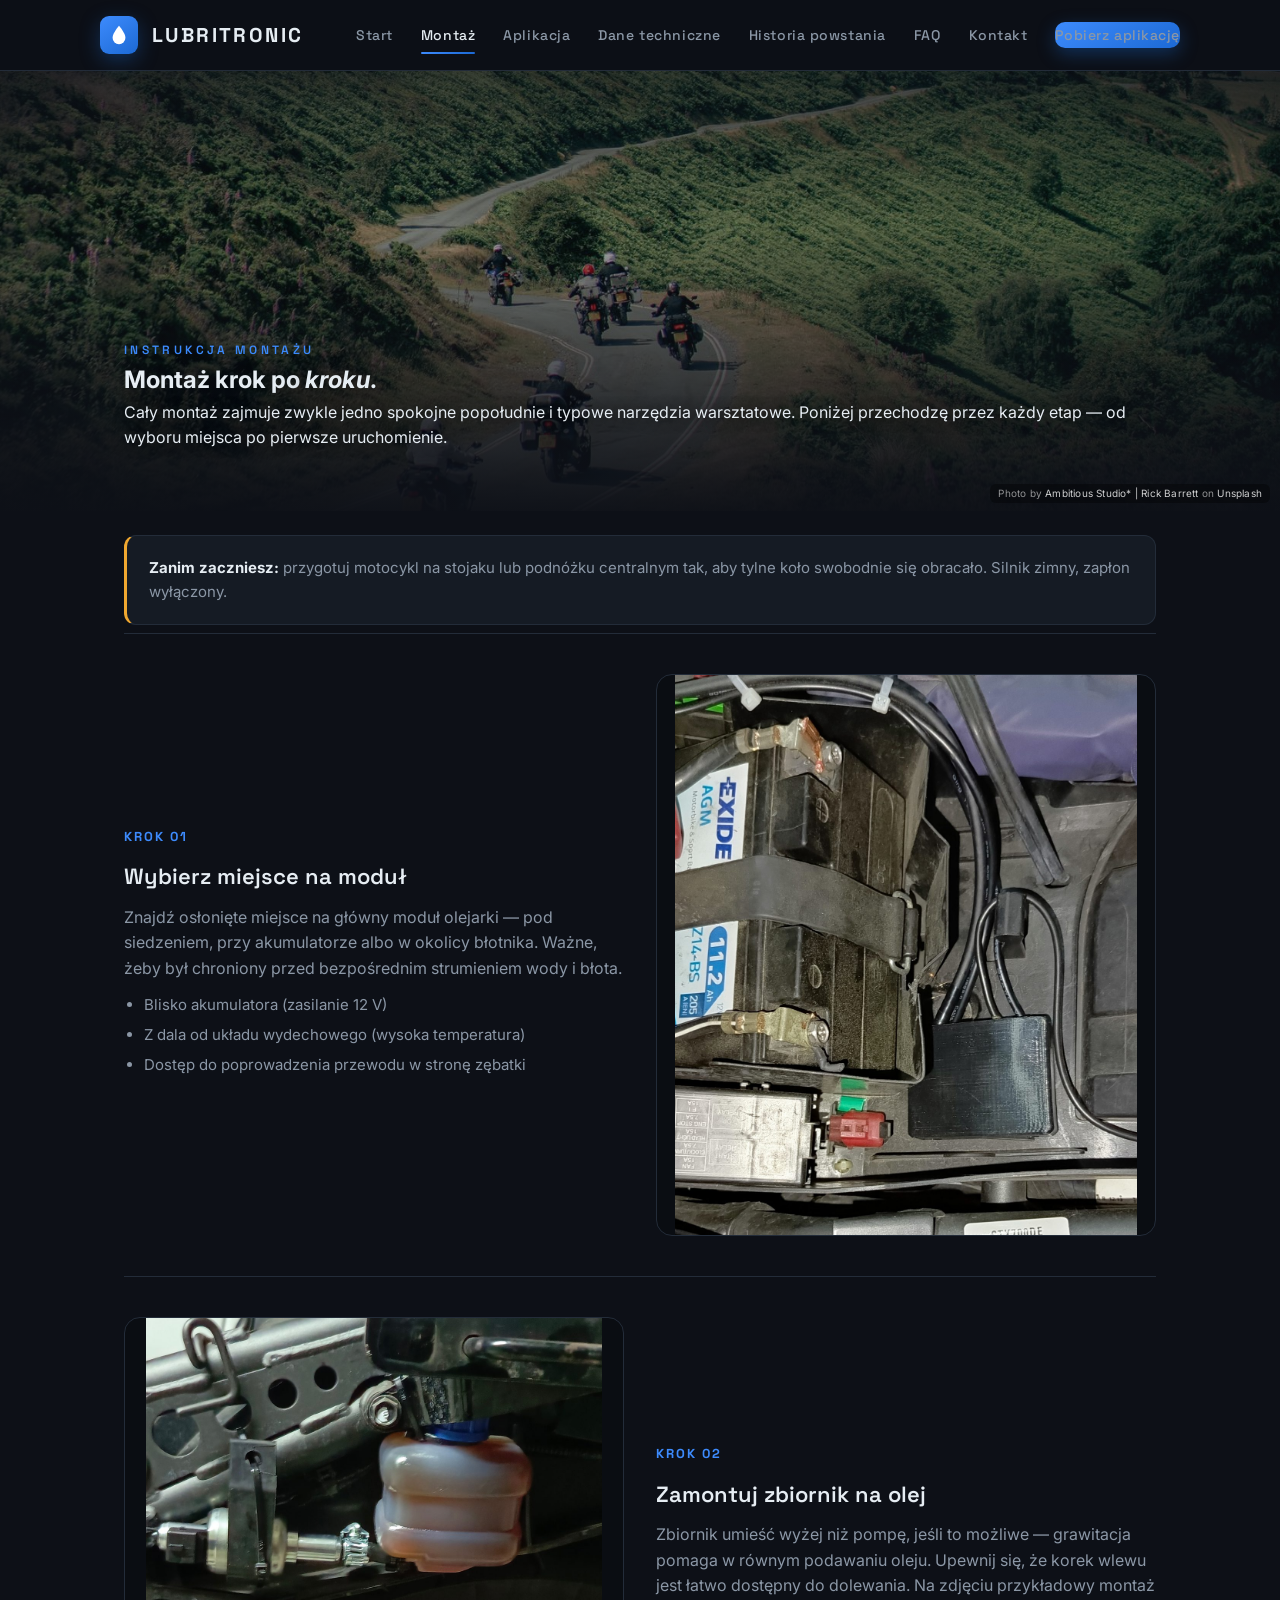
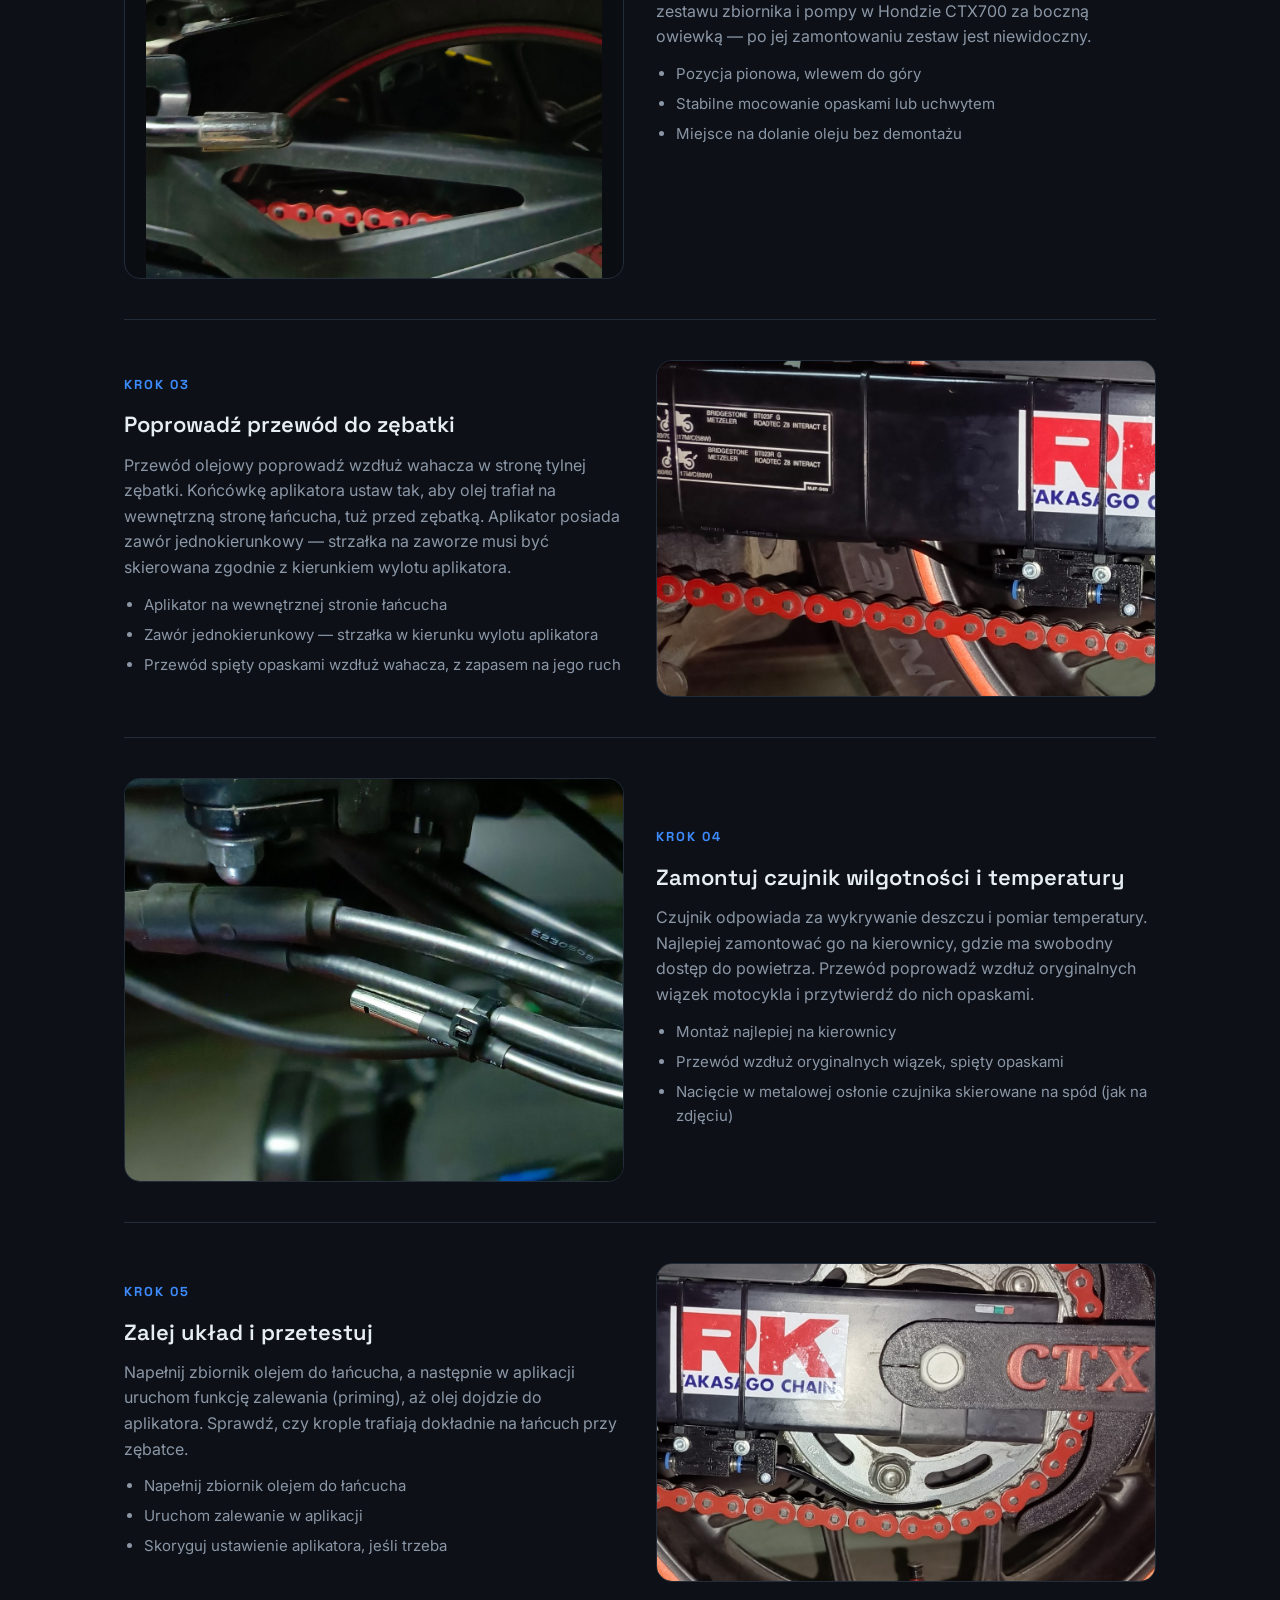
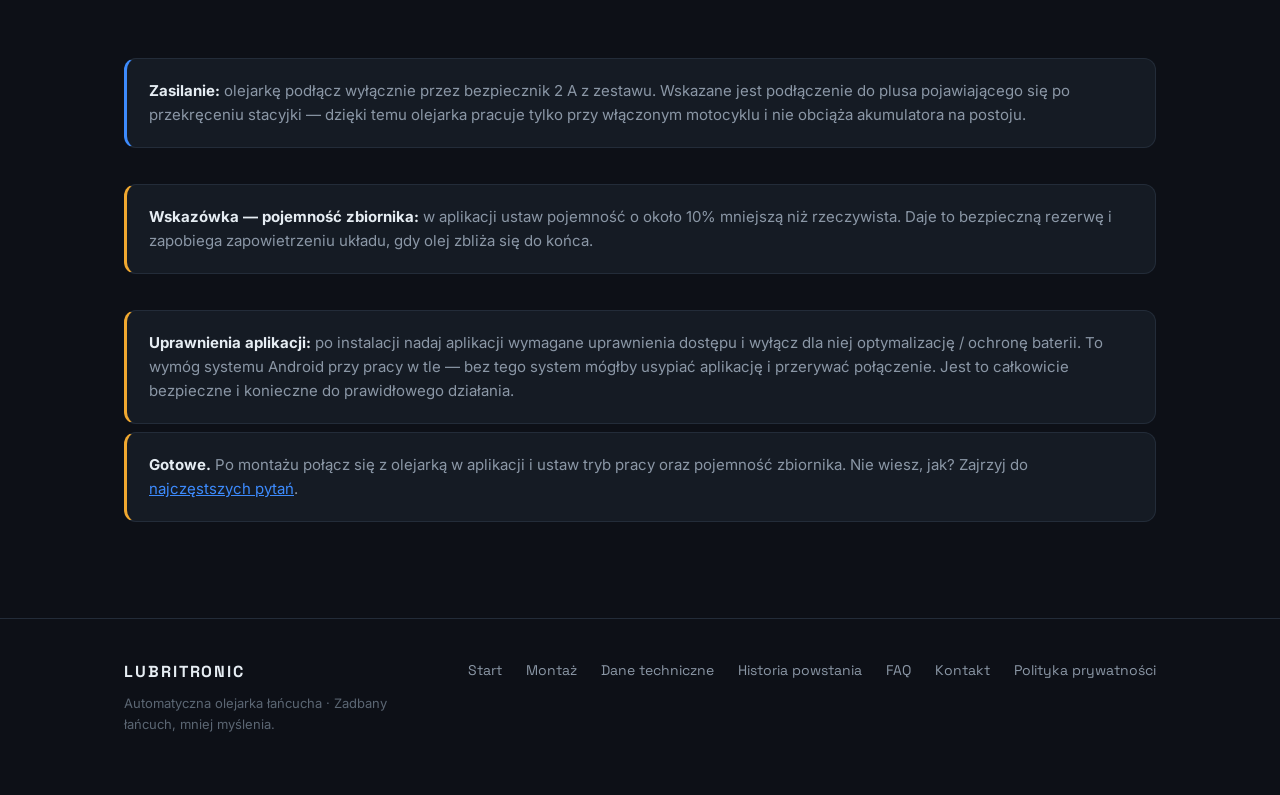
<file: montaz.html>
<!DOCTYPE html>
<html lang="pl">
<head>
<meta charset="UTF-8">
<meta name="viewport" content="width=device-width, initial-scale=1.0">
<title>Montaż — LUBRITRONIC</title>
<meta name="description" content="Instrukcja montażu automatycznej olejarki łańcucha LUBRITRONIC krok po kroku.">
<link rel="icon" type="image/svg+xml" href="favicon.svg">
<link rel="preconnect" href="https://fonts.googleapis.com">
<link rel="preconnect" href="https://fonts.gstatic.com" crossorigin>
<link href="https://fonts.googleapis.com/css2?family=Space+Grotesk:wght@400;500;600;700&family=Inter:wght@400;500;600&display=swap" rel="stylesheet">
<link rel="stylesheet" href="style.css">
</head>
<body>

<header>
  <div class="wrap nav">
    <a class="brand" href="index.html">
      <div class="brand-mark">
        <svg viewBox="0 0 24 24" fill="none"><path d="M12 2C12 2 5 10 5 15a7 7 0 0 0 14 0c0-5-7-13-7-13Z" fill="#fff"/></svg>
      </div>
      <div class="brand-name">LUBRITRONIC</div>
    </a>
    <button class="nav-toggle" aria-label="Menu" onclick="document.getElementById('navlinks').classList.toggle('show')">
      <svg viewBox="0 0 24 24" fill="none" stroke-width="2"><path d="M4 6h16M4 12h16M4 18h16"/></svg>
    </button>
    <ul class="nav-links" id="navlinks">
      <li><a href="index.html">Start</a></li>
      <li><a href="montaz.html" class="active">Montaż</a></li>
      <li><a href="aplikacja.html">Aplikacja</a></li>
      <li><a href="dane.html">Dane techniczne</a></li>
      <li><a href="historia-powstania.html">Historia powstania</a></li>
      <li><a href="faq.html">FAQ</a></li>
      <li><a href="kontakt.html">Kontakt</a></li>
      <li><a href="https://drive.usercontent.google.com/download?id=1QvqHh__F5-ibLGWXdDCIIiWxTKz9BSBk&export=download&confirm=t" class="nav-cta">Pobierz aplikację</a></li>
    </ul>
  </div>
</header>

<section class="page-hero-vignette ph-montaz">
  <div class="ph-bg"></div>
  <div class="ph-fade"></div>
  <div class="photo-credit">Photo by <a href="https://unsplash.com/@weareambitious?utm_source=unsplash&utm_medium=referral" target="_blank" rel="noopener">Ambitious Studio* | Rick Barrett</a> on <a href="https://unsplash.com/photos/a-group-of-people-riding-motorcycles-down-a-curvy-road-0IufleV_Uvw?utm_source=unsplash&utm_medium=referral" target="_blank" rel="noopener">Unsplash</a></div>
  <div class="wrap">
    <span class="mono-eyebrow">Instrukcja montażu</span>
    <h1>Montaż krok po <em>kroku</em>.</h1>
    <p class="lead">Cały montaż zajmuje zwykle jedno spokojne popołudnie i typowe narzędzia warsztatowe. Poniżej przechodzę przez każdy etap — od wyboru miejsca po pierwsze uruchomienie.</p>
  </div>
</section>

<section class="section" style="border-top:0; padding-top:24px">
  <div class="wrap">

    <div class="note" style="margin-top:0; margin-bottom:8px">
      <b>Zanim zaczniesz:</b> przygotuj motocykl na stojaku lub podnóżku centralnym tak, aby tylne koło swobodnie się obracało. Silnik zimny, zapłon wyłączony.
    </div>

    <div class="install-step reveal">
      <div class="install-body">
        <div class="install-num">Krok 01</div>
        <h3>Wybierz miejsce na moduł</h3>
        <p>Znajdź osłonięte miejsce na główny moduł olejarki — pod siedzeniem, przy akumulatorze albo w okolicy błotnika. Ważne, żeby był chroniony przed bezpośrednim strumieniem wody i błota.</p>
        <ul>
          <li>Blisko akumulatora (zasilanie 12 V)</li>
          <li>Z dala od układu wydechowego (wysoka temperatura)</li>
          <li>Dostęp do poprowadzenia przewodu w stronę zębatki</li>
        </ul>
      </div>
      <div class="install-media">
        <div class="photo-slot"><img src="m1-modul.jpg" alt="Moduł olejarki zamontowany pod siedzeniem w przestrzeni akumulatora"></div>
      </div>
    </div>

    <div class="install-step reverse reveal">
      <div class="install-body">
        <div class="install-num">Krok 02</div>
        <h3>Zamontuj zbiornik na olej</h3>
        <p>Zbiornik umieść wyżej niż pompę, jeśli to możliwe — grawitacja pomaga w równym podawaniu oleju. Upewnij się, że korek wlewu jest łatwo dostępny do dolewania. Na zdjęciu przykładowy montaż zestawu zbiornika i pompy w Hondzie CTX700 za boczną owiewką — po jej zamontowaniu zestaw jest niewidoczny.</p>
        <ul>
          <li>Pozycja pionowa, wlewem do góry</li>
          <li>Stabilne mocowanie opaskami lub uchwytem</li>
          <li>Miejsce na dolanie oleju bez demontażu</li>
        </ul>
      </div>
      <div class="install-media">
        <div class="photo-slot"><img src="m2-zbiornik.jpg" alt="Zbiornik i pompa zamontowane w Hondzie CTX700 za boczną owiewką"></div>
      </div>
    </div>

    <div class="install-step reveal">
      <div class="install-body">
        <div class="install-num">Krok 03</div>
        <h3>Poprowadź przewód do zębatki</h3>
        <p>Przewód olejowy poprowadź wzdłuż wahacza w stronę tylnej zębatki. Końcówkę aplikatora ustaw tak, aby olej trafiał na wewnętrzną stronę łańcucha, tuż przed zębatką. Aplikator posiada zawór jednokierunkowy — strzałka na zaworze musi być skierowana zgodnie z kierunkiem wylotu aplikatora.</p>
        <ul>
          <li>Aplikator na wewnętrznej stronie łańcucha</li>
          <li>Zawór jednokierunkowy — strzałka w kierunku wylotu aplikatora</li>
          <li>Przewód spięty opaskami wzdłuż wahacza, z zapasem na jego ruch</li>
        </ul>
      </div>
      <div class="install-media">
        <div class="photo-slot"><img src="m3-aplikator.jpg" alt="Aplikator z zaworem jednokierunkowym przy łańcuchu"></div>
      </div>
    </div>

    <div class="install-step reverse reveal">
      <div class="install-body">
        <div class="install-num">Krok 04</div>
        <h3>Zamontuj czujnik wilgotności i temperatury</h3>
        <p>Czujnik odpowiada za wykrywanie deszczu i pomiar temperatury. Najlepiej zamontować go na kierownicy, gdzie ma swobodny dostęp do powietrza. Przewód poprowadź wzdłuż oryginalnych wiązek motocykla i przytwierdź do nich opaskami.</p>
        <ul>
          <li>Montaż najlepiej na kierownicy</li>
          <li>Przewód wzdłuż oryginalnych wiązek, spięty opaskami</li>
          <li>Nacięcie w metalowej osłonie czujnika skierowane na spód (jak na zdjęciu)</li>
        </ul>
      </div>
      <div class="install-media">
        <div class="photo-slot"><img src="m4-czujnik.jpg" alt="Czujnik wilgotności i temperatury zamontowany z nacięciem osłony skierowanym na spód"></div>
      </div>
    </div>

    <div class="install-step reveal">
      <div class="install-body">
        <div class="install-num">Krok 05</div>
        <h3>Zalej układ i przetestuj</h3>
        <p>Napełnij zbiornik olejem do łańcucha, a następnie w aplikacji uruchom funkcję zalewania (priming), aż olej dojdzie do aplikatora. Sprawdź, czy krople trafiają dokładnie na łańcuch przy zębatce.</p>
        <ul>
          <li>Napełnij zbiornik olejem do łańcucha</li>
          <li>Uruchom zalewanie w aplikacji</li>
          <li>Skoryguj ustawienie aplikatora, jeśli trzeba</li>
        </ul>
      </div>
      <div class="install-media">
        <div class="photo-slot"><img src="m5-zebatka.jpg" alt="Zamontowany aplikator przy tylnej zębatce podczas testu"></div>
      </div>
    </div>

    <div class="note" style="border-left-color:var(--blue)">
      <b>Zasilanie:</b> olejarkę podłącz wyłącznie przez bezpiecznik 2 A z zestawu. Wskazane jest podłączenie do plusa pojawiającego się po przekręceniu stacyjki — dzięki temu olejarka pracuje tylko przy włączonym motocyklu i nie obciąża akumulatora na postoju.
    </div>

    <div class="note">
      <b>Wskazówka — pojemność zbiornika:</b> w aplikacji ustaw pojemność o około 10% mniejszą niż rzeczywista. Daje to bezpieczną rezerwę i zapobiega zapowietrzeniu układu, gdy olej zbliża się do końca.
    </div>

    <div class="note" style="border-left-color:var(--amber)">
      <b>Uprawnienia aplikacji:</b> po instalacji nadaj aplikacji wymagane uprawnienia dostępu i wyłącz dla niej optymalizację / ochronę baterii. To wymóg systemu Android przy pracy w tle — bez tego system mógłby usypiać aplikację i przerywać połączenie. Jest to całkowicie bezpieczne i konieczne do prawidłowego działania.
    </div>

    <div class="note" style="margin-top:8px">
      <b>Gotowe.</b> Po montażu połącz się z olejarką w aplikacji i ustaw tryb pracy oraz pojemność zbiornika. Nie wiesz, jak? Zajrzyj do <a href="faq.html" style="color:var(--blue)">najczęstszych pytań</a>.
    </div>

  </div>
</section>

<footer>
  <div class="wrap">
    <div class="foot-row">
      <div class="foot-col">
        <div class="foot-brand">LUBRITRONIC</div>
        <p>Automatyczna olejarka łańcucha · Zadbany łańcuch, mniej myślenia.</p>
      </div>
      <nav class="foot-nav">
        <a href="index.html">Start</a>
        <a href="montaz.html">Montaż</a>
        <a href="dane.html">Dane techniczne</a>
        <a href="historia-powstania.html">Historia powstania</a>
        <a href="faq.html">FAQ</a>
        <a href="kontakt.html">Kontakt</a>
        <a href="polityka-prywatnosci.html">Polityka prywatności</a>
      </nav>
    </div>
  </div>
</footer>

<script>
  const io = new IntersectionObserver((entries)=>{
    entries.forEach(e=>{ if(e.isIntersecting){ e.target.classList.add('in'); io.unobserve(e.target); }});
  },{threshold:.12});
  document.querySelectorAll('.reveal').forEach(el=>io.observe(el));
</script>

</body>
</html>
</file>
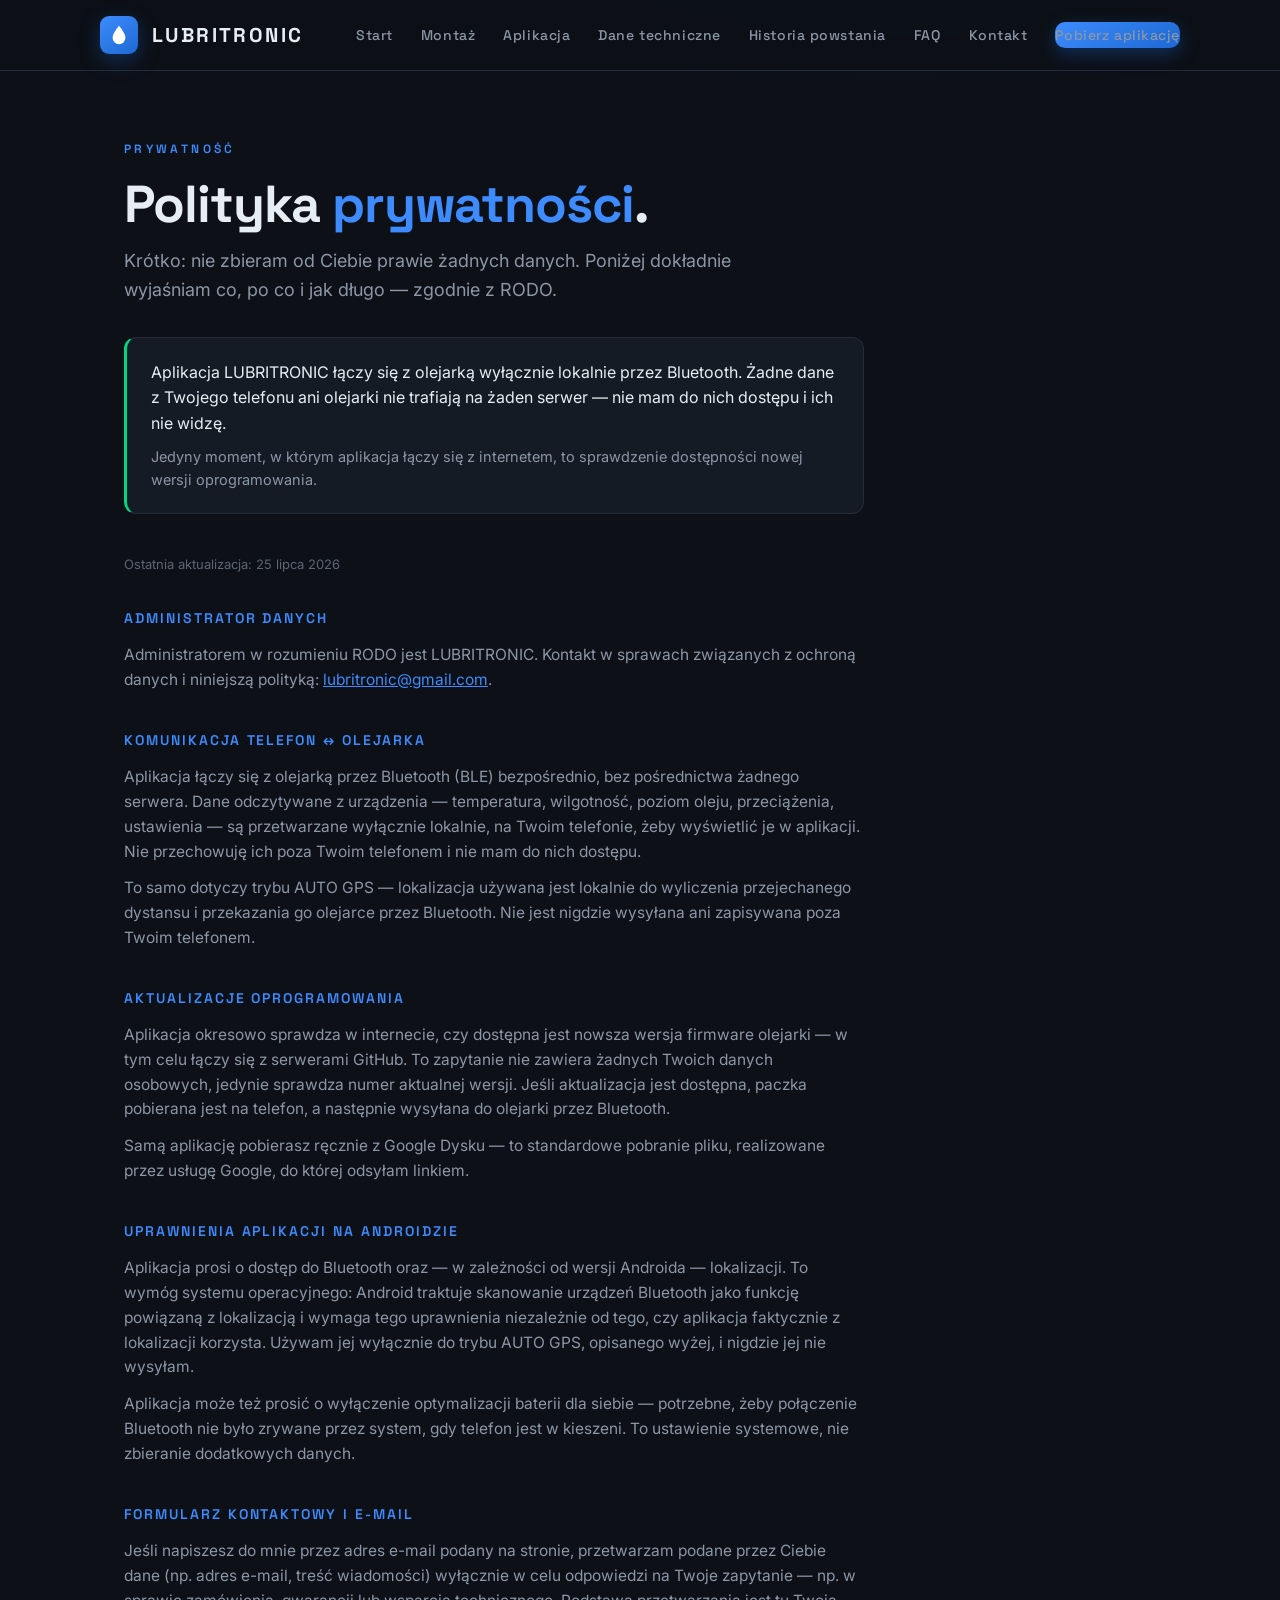
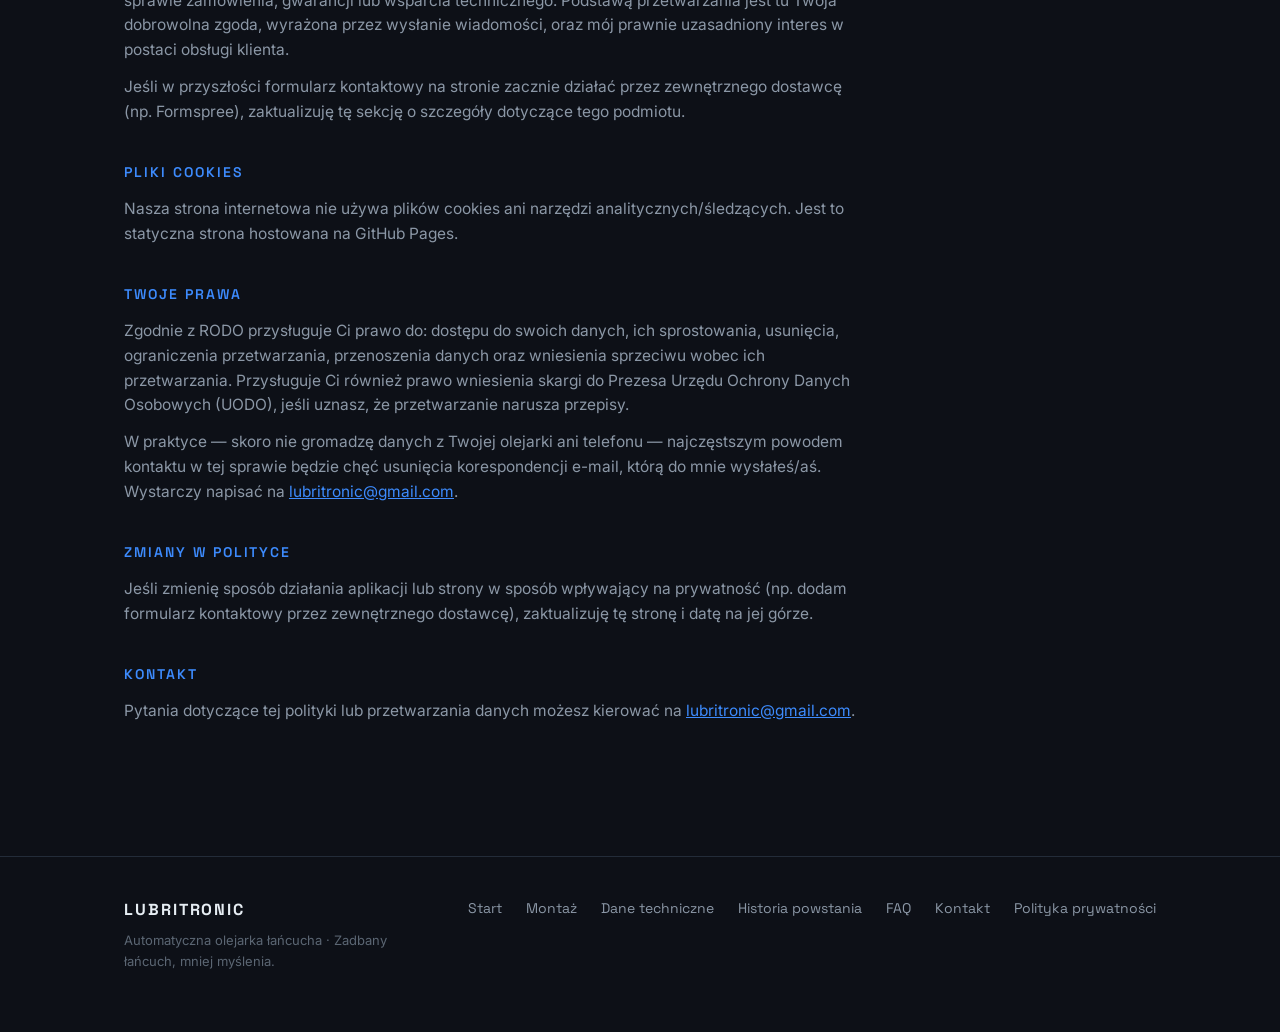
<file: polityka-prywatnosci.html>
<!DOCTYPE html>
<html lang="pl">
<head>
<meta charset="UTF-8">
<meta name="viewport" content="width=device-width, initial-scale=1.0">
<title>Polityka prywatności — LUBRITRONIC</title>
<meta name="description" content="Polityka prywatności automatycznej olejarki łańcucha LUBRITRONIC i aplikacji mobilnej.">
<link rel="icon" type="image/svg+xml" href="favicon.svg">
<link rel="preconnect" href="https://fonts.googleapis.com">
<link rel="preconnect" href="https://fonts.gstatic.com" crossorigin>
<link href="https://fonts.googleapis.com/css2?family=Space+Grotesk:wght@400;500;600;700&family=Inter:wght@400;500;600&display=swap" rel="stylesheet">
<link rel="stylesheet" href="style.css">
</head>
<body>

<header>
  <div class="wrap nav">
    <a class="brand" href="index.html">
      <div class="brand-mark">
        <svg viewBox="0 0 24 24" fill="none"><path d="M12 2C12 2 5 10 5 15a7 7 0 0 0 14 0c0-5-7-13-7-13Z" fill="#fff"/></svg>
      </div>
      <div class="brand-name">LUBRITRONIC</div>
    </a>
    <button class="nav-toggle" aria-label="Menu" onclick="document.getElementById('navlinks').classList.toggle('show')">
      <svg viewBox="0 0 24 24" fill="none" stroke-width="2"><path d="M4 6h16M4 12h16M4 18h16"/></svg>
    </button>
    <ul class="nav-links" id="navlinks">
      <li><a href="index.html">Start</a></li>
      <li><a href="montaz.html">Montaż</a></li>
      <li><a href="aplikacja.html">Aplikacja</a></li>
      <li><a href="dane.html">Dane techniczne</a></li>
      <li><a href="historia-powstania.html">Historia powstania</a></li>
      <li><a href="faq.html">FAQ</a></li>
      <li><a href="kontakt.html">Kontakt</a></li>
      <li><a href="https://drive.usercontent.google.com/download?id=1QvqHh__F5-ibLGWXdDCIIiWxTKz9BSBk&export=download&confirm=t" class="nav-cta">Pobierz aplikację</a></li>
    </ul>
  </div>
</header>

<section class="page-hero">
  <div class="wrap">
    <span class="mono-eyebrow">Prywatność</span>
    <h1>Polityka <em>prywatności</em>.</h1>
    <p class="lead">Krótko: nie zbieram od Ciebie prawie żadnych danych. Poniżej dokładnie wyjaśniam co, po co i jak długo — zgodnie z RODO.</p>
  </div>
</section>

<section class="section" style="border-top:0; padding-top:24px">
  <div class="wrap">
    <div class="legal">

      <div class="legal-summary">
        <p>Aplikacja LUBRITRONIC łączy się z olejarką wyłącznie lokalnie przez Bluetooth. Żadne dane z Twojego telefonu ani olejarki nie trafiają na żaden serwer — nie mam do nich dostępu i ich nie widzę.</p>
        <p>Jedyny moment, w którym aplikacja łączy się z internetem, to sprawdzenie dostępności nowej wersji oprogramowania.</p>
      </div>

      <p class="legal-updated">Ostatnia aktualizacja: 25 lipca 2026</p>

      <div class="legal-block">
        <h3>Administrator danych</h3>
        <p>Administratorem w rozumieniu RODO jest LUBRITRONIC. Kontakt w sprawach związanych z ochroną danych i niniejszą polityką: <a href="mailto:lubritronic@gmail.com">lubritronic@gmail.com</a>.</p>
      </div>

      <div class="legal-block">
        <h3>Komunikacja telefon ↔ olejarka</h3>
        <p>Aplikacja łączy się z olejarką przez Bluetooth (BLE) bezpośrednio, bez pośrednictwa żadnego serwera. Dane odczytywane z urządzenia — temperatura, wilgotność, poziom oleju, przeciążenia, ustawienia — są przetwarzane wyłącznie lokalnie, na Twoim telefonie, żeby wyświetlić je w aplikacji. Nie przechowuję ich poza Twoim telefonem i nie mam do nich dostępu.</p>
        <p>To samo dotyczy trybu AUTO GPS — lokalizacja używana jest lokalnie do wyliczenia przejechanego dystansu i przekazania go olejarce przez Bluetooth. Nie jest nigdzie wysyłana ani zapisywana poza Twoim telefonem.</p>
      </div>

      <div class="legal-block">
        <h3>Aktualizacje oprogramowania</h3>
        <p>Aplikacja okresowo sprawdza w internecie, czy dostępna jest nowsza wersja firmware olejarki — w tym celu łączy się z serwerami GitHub. To zapytanie nie zawiera żadnych Twoich danych osobowych, jedynie sprawdza numer aktualnej wersji. Jeśli aktualizacja jest dostępna, paczka pobierana jest na telefon, a następnie wysyłana do olejarki przez Bluetooth.</p>
        <p>Samą aplikację pobierasz ręcznie z Google Dysku — to standardowe pobranie pliku, realizowane przez usługę Google, do której odsyłam linkiem.</p>
      </div>

      <div class="legal-block">
        <h3>Uprawnienia aplikacji na Androidzie</h3>
        <p>Aplikacja prosi o dostęp do Bluetooth oraz — w zależności od wersji Androida — lokalizacji. To wymóg systemu operacyjnego: Android traktuje skanowanie urządzeń Bluetooth jako funkcję powiązaną z lokalizacją i wymaga tego uprawnienia niezależnie od tego, czy aplikacja faktycznie z lokalizacji korzysta. Używam jej wyłącznie do trybu AUTO GPS, opisanego wyżej, i nigdzie jej nie wysyłam.</p>
        <p>Aplikacja może też prosić o wyłączenie optymalizacji baterii dla siebie — potrzebne, żeby połączenie Bluetooth nie było zrywane przez system, gdy telefon jest w kieszeni. To ustawienie systemowe, nie zbieranie dodatkowych danych.</p>
      </div>

      <div class="legal-block">
        <h3>Formularz kontaktowy i e-mail</h3>
        <p>Jeśli napiszesz do mnie przez adres e-mail podany na stronie, przetwarzam podane przez Ciebie dane (np. adres e-mail, treść wiadomości) wyłącznie w celu odpowiedzi na Twoje zapytanie — np. w sprawie zamówienia, gwarancji lub wsparcia technicznego. Podstawą przetwarzania jest tu Twoja dobrowolna zgoda, wyrażona przez wysłanie wiadomości, oraz mój prawnie uzasadniony interes w postaci obsługi klienta.</p>
        <p>Jeśli w przyszłości formularz kontaktowy na stronie zacznie działać przez zewnętrznego dostawcę (np. Formspree), zaktualizuję tę sekcję o szczegóły dotyczące tego podmiotu.</p>
      </div>

      <div class="legal-block">
        <h3>Pliki cookies</h3>
        <p>Nasza strona internetowa nie używa plików cookies ani narzędzi analitycznych/śledzących. Jest to statyczna strona hostowana na GitHub Pages.</p>
      </div>

      <div class="legal-block">
        <h3>Twoje prawa</h3>
        <p>Zgodnie z RODO przysługuje Ci prawo do: dostępu do swoich danych, ich sprostowania, usunięcia, ograniczenia przetwarzania, przenoszenia danych oraz wniesienia sprzeciwu wobec ich przetwarzania. Przysługuje Ci również prawo wniesienia skargi do Prezesa Urzędu Ochrony Danych Osobowych (UODO), jeśli uznasz, że przetwarzanie narusza przepisy.</p>
        <p>W praktyce — skoro nie gromadzę danych z Twojej olejarki ani telefonu — najczęstszym powodem kontaktu w tej sprawie będzie chęć usunięcia korespondencji e-mail, którą do mnie wysłałeś/aś. Wystarczy napisać na <a href="mailto:lubritronic@gmail.com">lubritronic@gmail.com</a>.</p>
      </div>

      <div class="legal-block">
        <h3>Zmiany w polityce</h3>
        <p>Jeśli zmienię sposób działania aplikacji lub strony w sposób wpływający na prywatność (np. dodam formularz kontaktowy przez zewnętrznego dostawcę), zaktualizuję tę stronę i datę na jej górze.</p>
      </div>

      <div class="legal-block">
        <h3>Kontakt</h3>
        <p>Pytania dotyczące tej polityki lub przetwarzania danych możesz kierować na <a href="mailto:lubritronic@gmail.com">lubritronic@gmail.com</a>.</p>
      </div>

    </div>
  </div>
</section>

<footer>
  <div class="wrap">
    <div class="foot-row">
      <div class="foot-col">
        <div class="foot-brand">LUBRITRONIC</div>
        <p>Automatyczna olejarka łańcucha · Zadbany łańcuch, mniej myślenia.</p>
      </div>
      <nav class="foot-nav">
        <a href="index.html">Start</a>
        <a href="montaz.html">Montaż</a>
        <a href="dane.html">Dane techniczne</a>
        <a href="historia-powstania.html">Historia powstania</a>
        <a href="faq.html">FAQ</a>
        <a href="kontakt.html">Kontakt</a>
        <a href="polityka-prywatnosci.html">Polityka prywatności</a>
      </nav>
    </div>
  </div>
</footer>

</body>
</html>
</file>
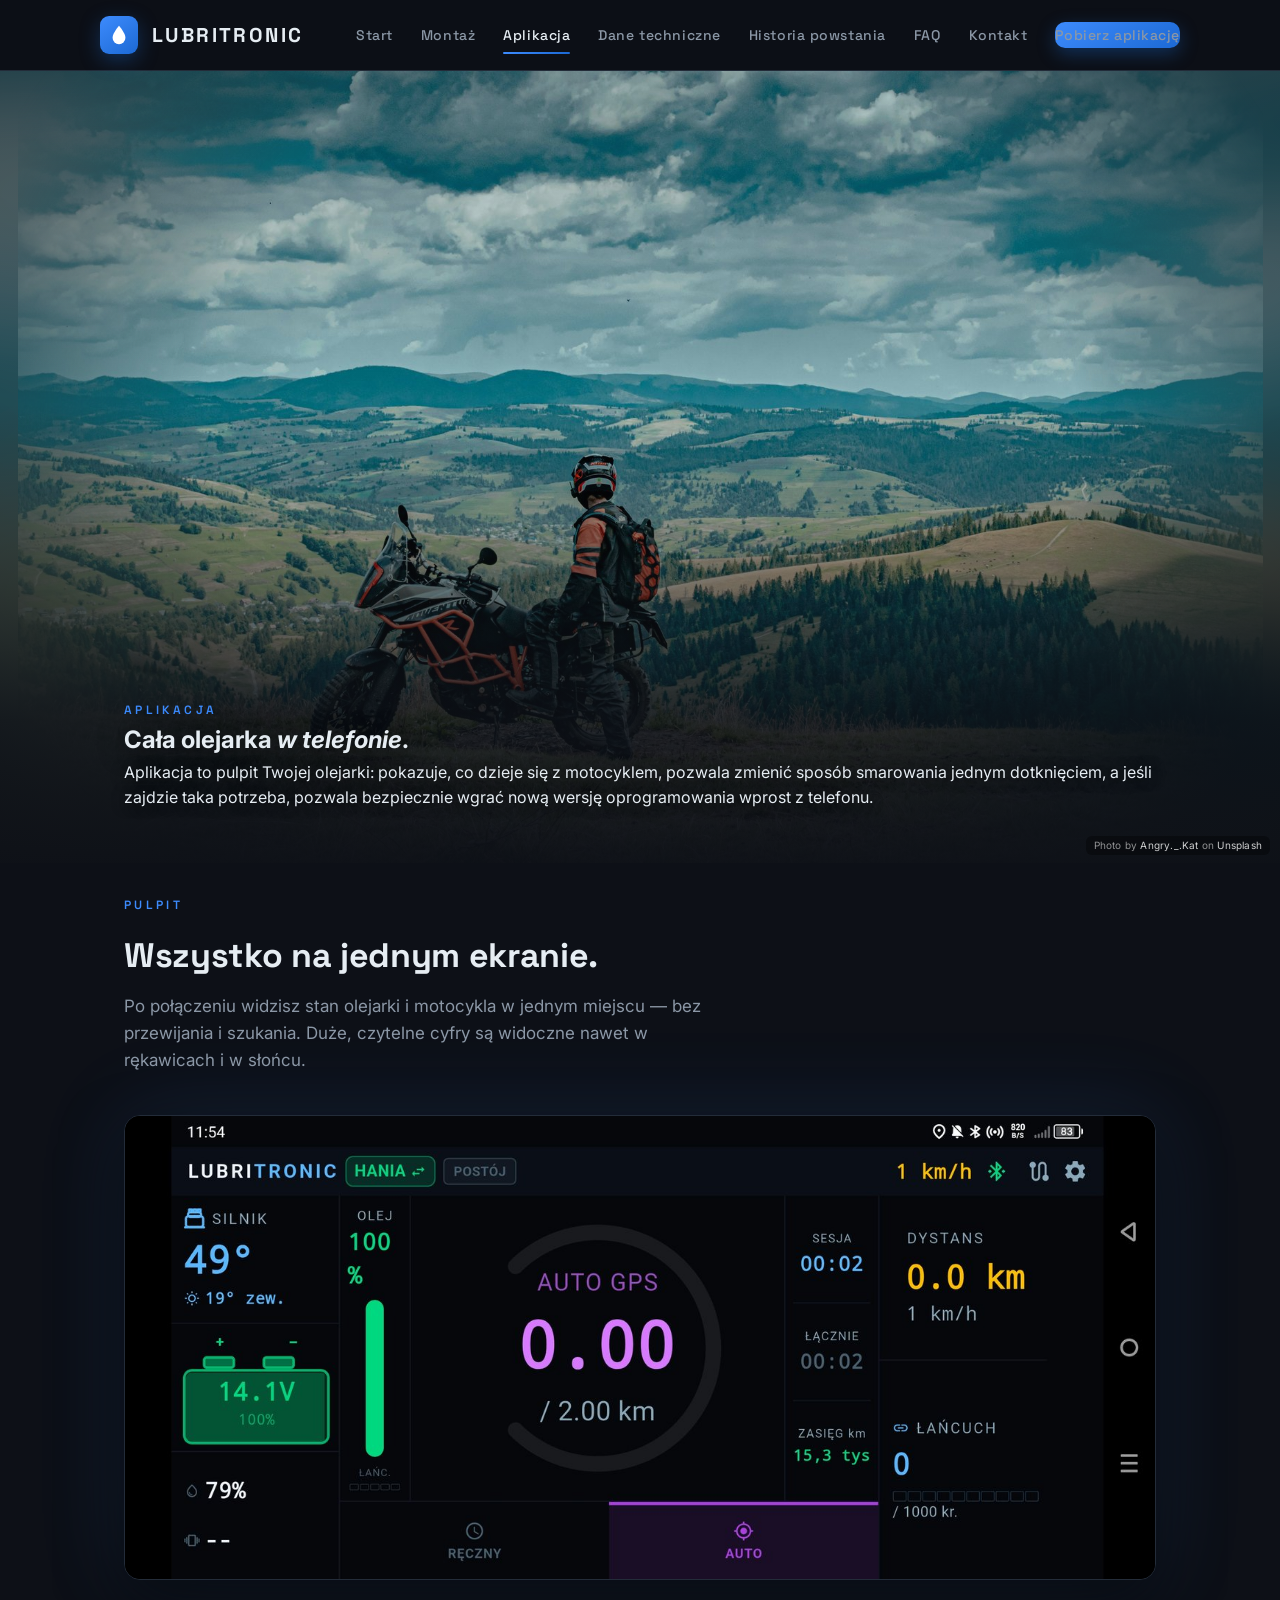
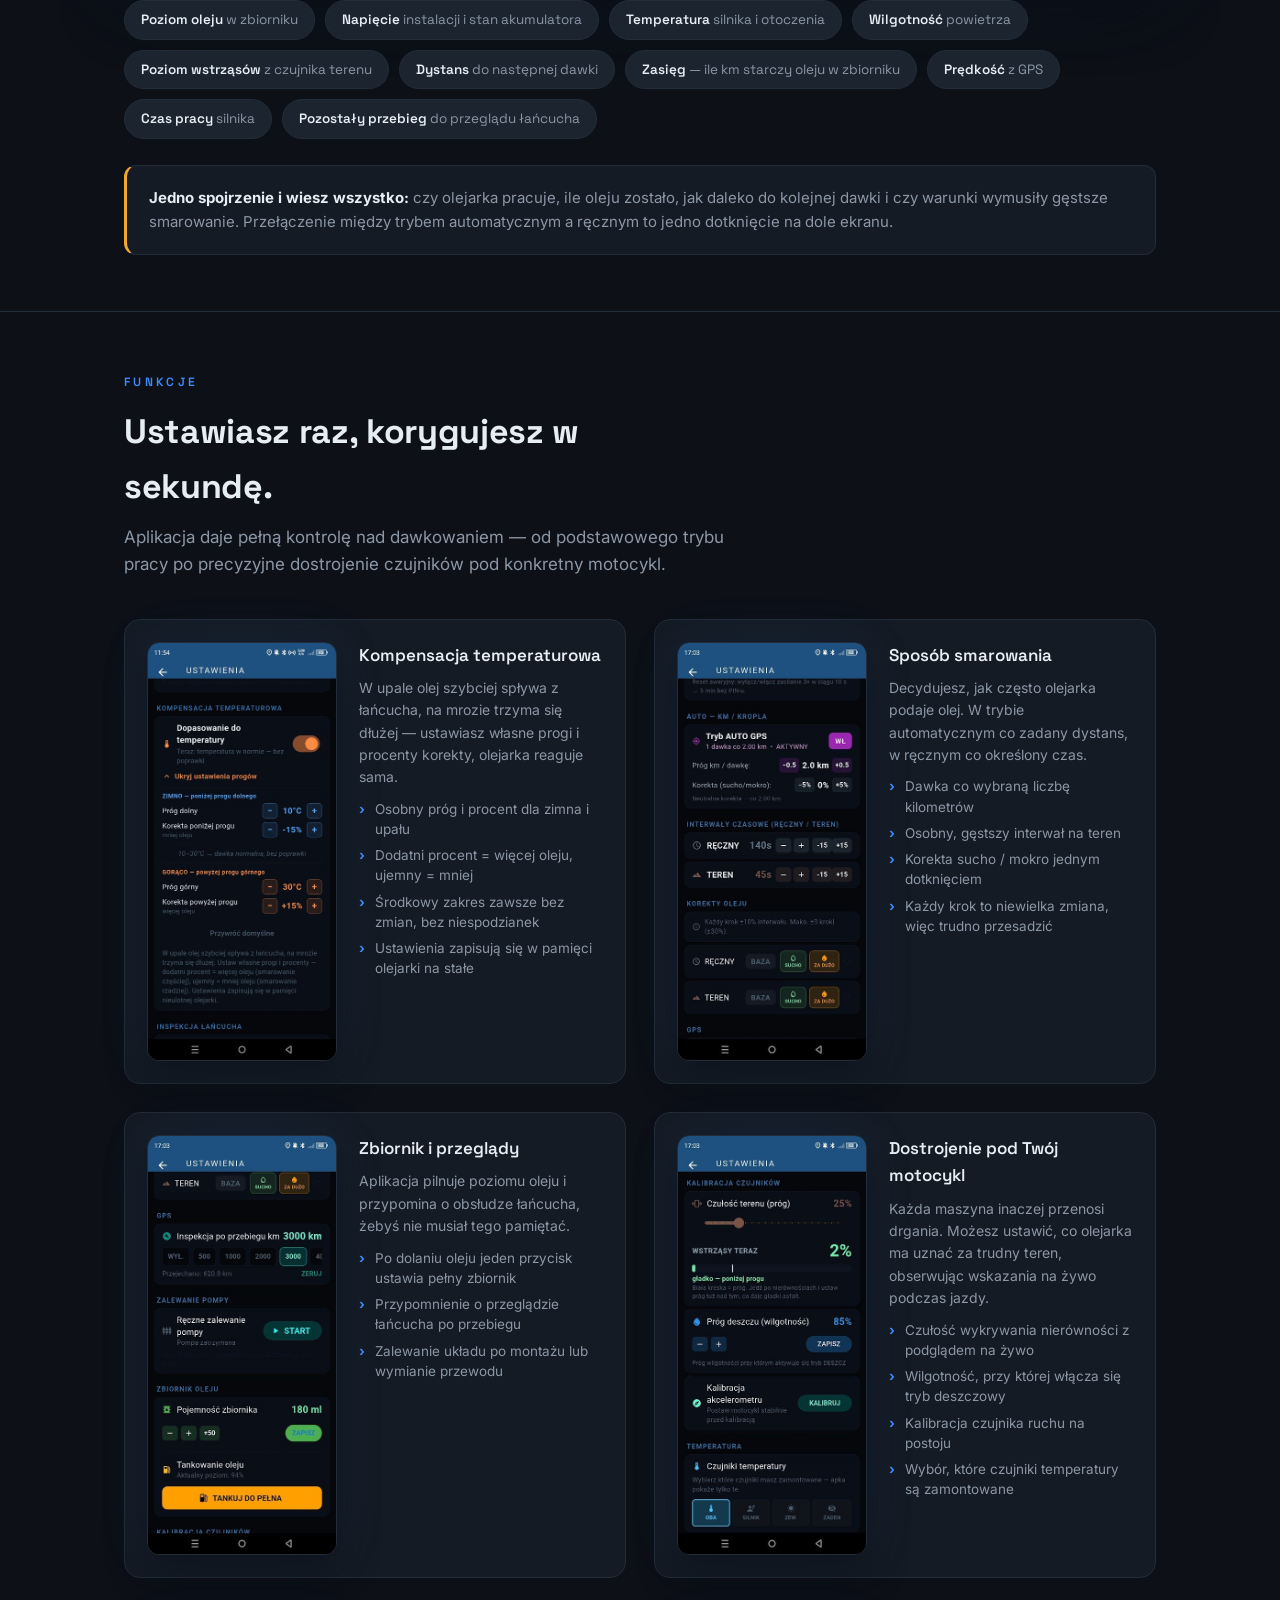
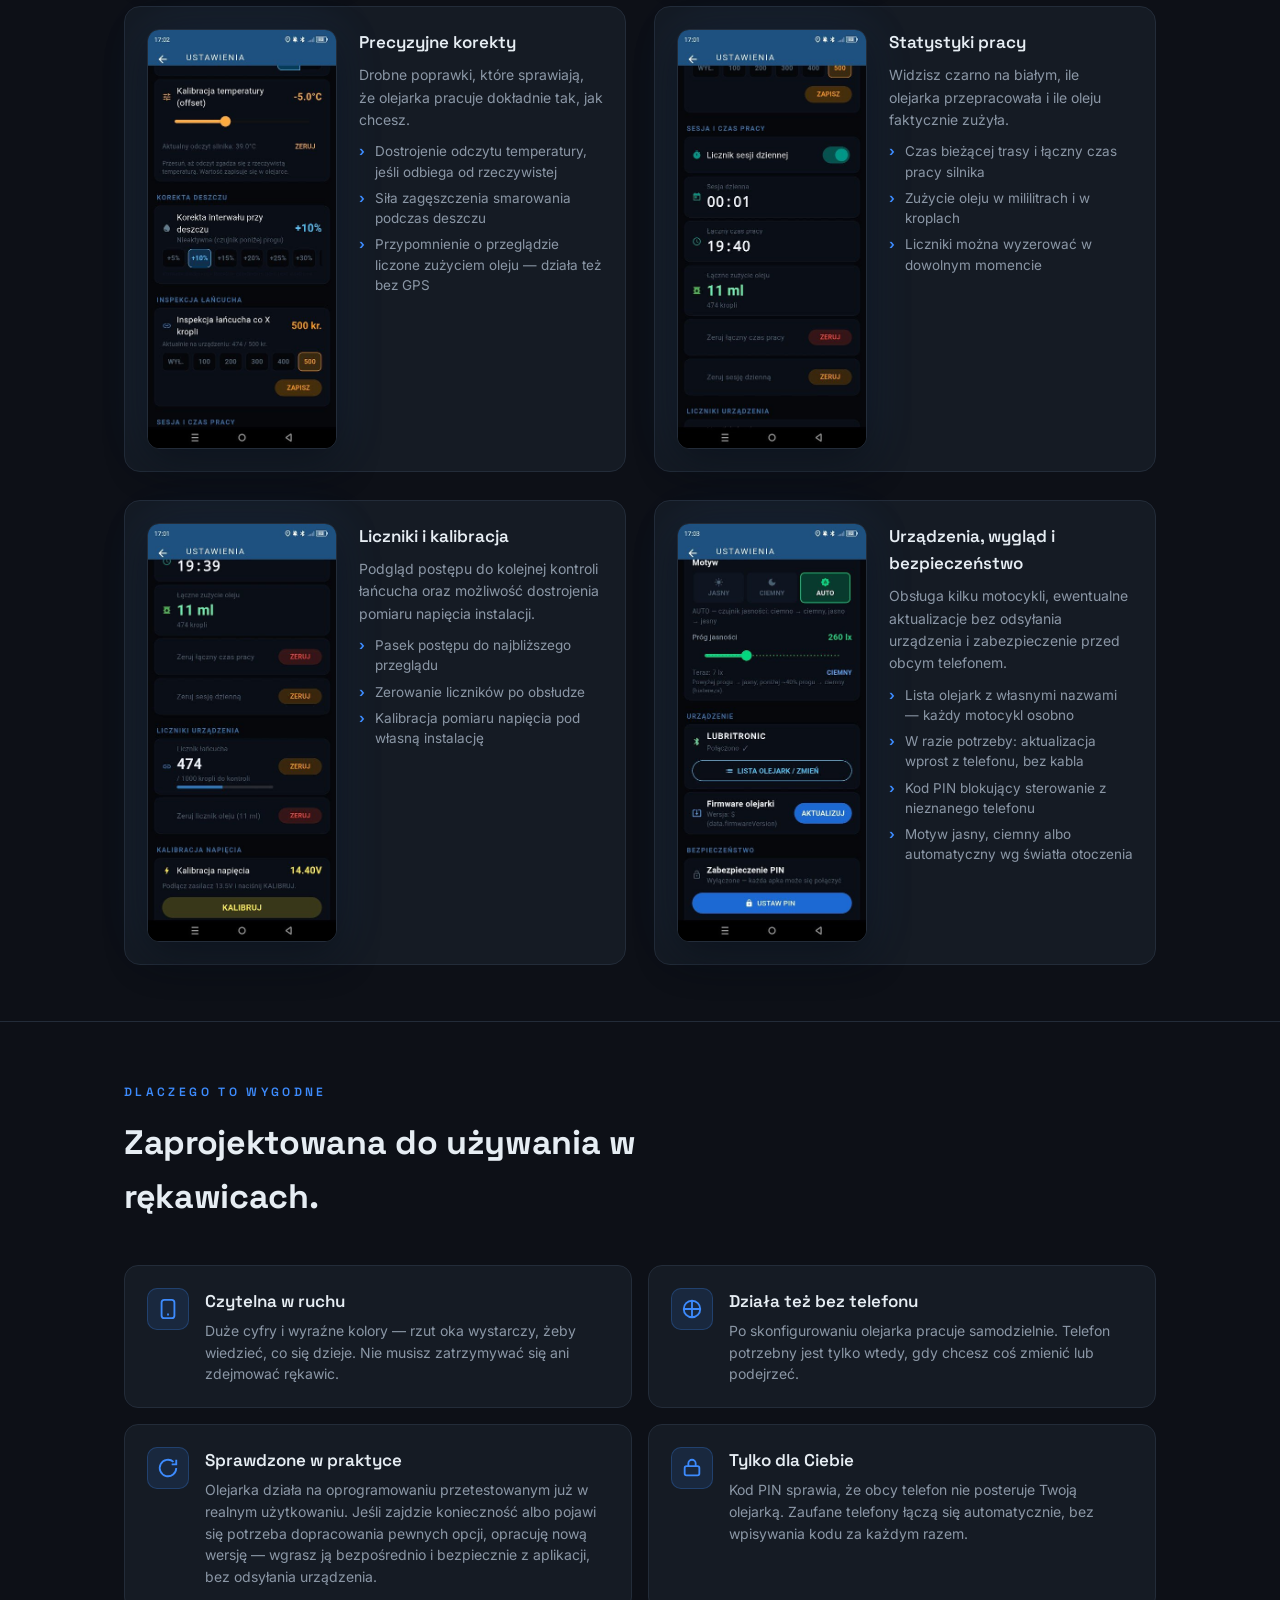
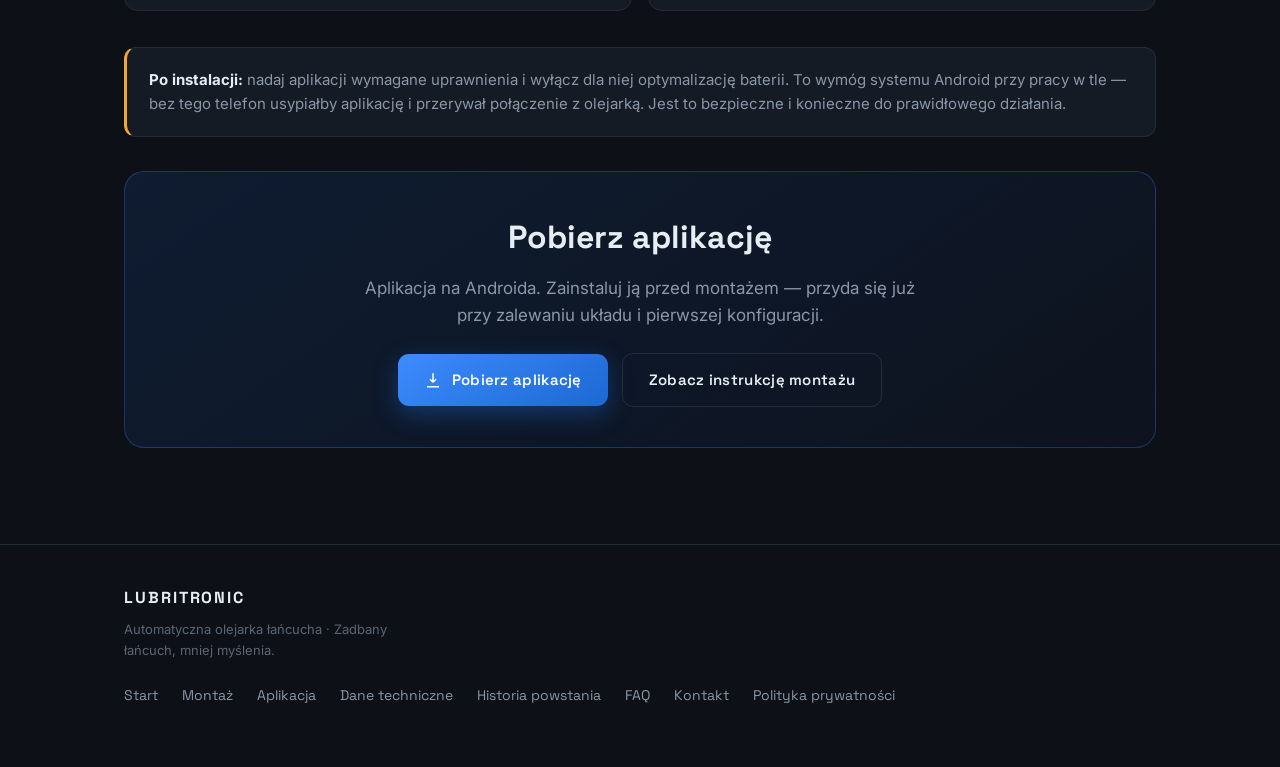
<file: lubritronic-site/aplikacja.html>
<!DOCTYPE html>
<html lang="pl">
<head>
<meta charset="UTF-8">
<meta name="viewport" content="width=device-width, initial-scale=1.0">
<title>Aplikacja — LUBRITRONIC</title>
<meta name="description" content="Co potrafi aplikacja LUBRITRONIC — pulpit, tryby smarowania, korekty w trasie i zabezpieczenia.">
<link rel="icon" type="image/svg+xml" href="favicon.svg">
<link rel="preconnect" href="https://fonts.googleapis.com">
<link rel="preconnect" href="https://fonts.gstatic.com" crossorigin>
<link href="https://fonts.googleapis.com/css2?family=Space+Grotesk:wght@400;500;600;700&family=Inter:wght@400;500;600&display=swap" rel="stylesheet">
<link rel="stylesheet" href="style.css">
</head>
<body>

<header>
  <div class="wrap nav">
    <a class="brand" href="index.html">
      <div class="brand-mark">
        <svg viewBox="0 0 24 24" fill="none"><path d="M12 2C12 2 5 10 5 15a7 7 0 0 0 14 0c0-5-7-13-7-13Z" fill="#fff"/></svg>
      </div>
      <div class="brand-name">LUBRITRONIC</div>
    </a>
    <button class="nav-toggle" aria-label="Menu" onclick="document.getElementById('navlinks').classList.toggle('show')">
      <svg viewBox="0 0 24 24" fill="none" stroke-width="2"><path d="M4 6h16M4 12h16M4 18h16"/></svg>
    </button>
    <ul class="nav-links" id="navlinks">
      <li><a href="index.html">Start</a></li>
      <li><a href="montaz.html">Montaż</a></li>
      <li><a href="aplikacja.html" class="active">Aplikacja</a></li>
      <li><a href="dane.html">Dane techniczne</a></li>
      <li><a href="historia-powstania.html">Historia powstania</a></li>
      <li><a href="faq.html">FAQ</a></li>
      <li><a href="kontakt.html">Kontakt</a></li>
      <li><a href="https://drive.usercontent.google.com/download?id=1QvqHh__F5-ibLGWXdDCIIiWxTKz9BSBk&export=download&confirm=t" class="nav-cta">Pobierz aplikację</a></li>
    </ul>
  </div>
</header>

<section class="page-hero-vignette ph-apka ph-full">
  <div class="ph-bg-blur"></div>
  <div class="ph-bg"></div>
  <div class="ph-fade"></div>
  <div class="photo-credit">Photo by <a href="https://unsplash.com/@_ks_?utm_source=unsplash&utm_medium=referral" target="_blank" rel="noopener">Angry._.Kat</a> on <a href="https://unsplash.com/photos/man-in-black-jacket-riding-black-motorcycle-on-green-grass-field-during-daytime-or-RxppDRIk?utm_source=unsplash&utm_medium=referral" target="_blank" rel="noopener">Unsplash</a></div>
  <div class="wrap">
    <span class="mono-eyebrow">Aplikacja</span>
    <h1>Cała olejarka <em>w telefonie</em>.</h1>
    <p class="lead">Aplikacja to pulpit Twojej olejarki: pokazuje, co dzieje się z motocyklem, pozwala zmienić sposób smarowania jednym dotknięciem, a jeśli zajdzie taka potrzeba, pozwala bezpiecznie wgrać nową wersję oprogramowania wprost z telefonu.</p>
  </div>
</section>

<!-- PULPIT -->
<section class="section" style="border-top:0; padding-top:28px">
  <div class="wrap">
    <div class="section-head reveal">
      <span class="mono-eyebrow">Pulpit</span>
      <h2>Wszystko na jednym ekranie.</h2>
      <p>Po połączeniu widzisz stan olejarki i motocykla w jednym miejscu — bez przewijania i szukania. Duże, czytelne cyfry są widoczne nawet w rękawicach i w słońcu.</p>
    </div>

    <div class="shot-wide reveal">
      <img src="s-pulpit.jpg" alt="Pulpit aplikacji LUBRITRONIC — temperatura, napięcie, poziom oleju, tryb pracy">
    </div>

    <div class="pills">
      <span class="pill"><b>Poziom oleju</b> w zbiorniku</span>
      <span class="pill"><b>Napięcie</b> instalacji i stan akumulatora</span>
      <span class="pill"><b>Temperatura</b> silnika i otoczenia</span>
      <span class="pill"><b>Wilgotność</b> powietrza</span>
      <span class="pill"><b>Poziom wstrząsów</b> z czujnika terenu</span>
      <span class="pill"><b>Dystans</b> do następnej dawki</span>
      <span class="pill"><b>Zasięg</b> — ile km starczy oleju w zbiorniku</span>
      <span class="pill"><b>Prędkość</b> z GPS</span>
      <span class="pill"><b>Czas pracy</b> silnika</span>
      <span class="pill"><b>Pozostały przebieg</b> do przeglądu łańcucha</span>
    </div>

    <div class="note" style="margin-top:26px">
      <b>Jedno spojrzenie i wiesz wszystko:</b> czy olejarka pracuje, ile oleju zostało, jak daleko do kolejnej dawki i czy warunki wymusiły gęstsze smarowanie. Przełączenie między trybem automatycznym a ręcznym to jedno dotknięcie na dole ekranu.
    </div>
  </div>
</section>

<!-- FUNKCJE / ZRZUTY -->
<section class="section">
  <div class="wrap">
    <div class="section-head reveal">
      <span class="mono-eyebrow">Funkcje</span>
      <h2>Ustawiasz raz, korygujesz w sekundę.</h2>
      <p>Aplikacja daje pełną kontrolę nad dawkowaniem — od podstawowego trybu pracy po precyzyjne dostrojenie czujników pod konkretny motocykl.</p>
    </div>

    <div class="shots">

      <div class="shot-row reveal">
        <div class="shot-phone"><img src="s8-kompensacja.jpg" alt="Kompensacja temperaturowa — własne progi i procenty korekty dawki"></div>
        <div class="shot-txt">
          <h3>Kompensacja temperaturowa</h3>
          <p>W upale olej szybciej spływa z łańcucha, na mrozie trzyma się dłużej — ustawiasz własne progi i procenty korekty, olejarka reaguje sama.</p>
          <ul>
            <li>Osobny próg i procent dla zimna i upału</li>
            <li>Dodatni procent = więcej oleju, ujemny = mniej</li>
            <li>Środkowy zakres zawsze bez zmian, bez niespodzianek</li>
            <li>Ustawienia zapisują się w pamięci olejarki na stałe</li>
          </ul>
        </div>
      </div>

      <div class="shot-row reveal">
        <div class="shot-phone"><img src="s2-dawka.jpg" alt="Ustawienia dawkowania i korekt sucho/mokro"></div>
        <div class="shot-txt">
          <h3>Sposób smarowania</h3>
          <p>Decydujesz, jak często olejarka podaje olej. W trybie automatycznym co zadany dystans, w ręcznym co określony czas.</p>
          <ul>
            <li>Dawka co wybraną liczbę kilometrów</li>
            <li>Osobny, gęstszy interwał na teren</li>
            <li>Korekta sucho / mokro jednym dotknięciem</li>
            <li>Każdy krok to niewielka zmiana, więc trudno przesadzić</li>
          </ul>
        </div>
      </div>

      <div class="shot-row reveal">
        <div class="shot-phone"><img src="s3-zbiornik.jpg" alt="Zbiornik oleju, tankowanie i przypomnienie o przeglądzie"></div>
        <div class="shot-txt">
          <h3>Zbiornik i przeglądy</h3>
          <p>Aplikacja pilnuje poziomu oleju i przypomina o obsłudze łańcucha, żebyś nie musiał tego pamiętać.</p>
          <ul>
            <li>Po dolaniu oleju jeden przycisk ustawia pełny zbiornik</li>
            <li>Przypomnienie o przeglądzie łańcucha po przebiegu</li>
            <li>Zalewanie układu po montażu lub wymianie przewodu</li>
          </ul>
        </div>
      </div>

      <div class="shot-row reveal">
        <div class="shot-phone"><img src="s4-czujniki.jpg" alt="Kalibracja czujników — czułość terenu i próg deszczu"></div>
        <div class="shot-txt">
          <h3>Dostrojenie pod Twój motocykl</h3>
          <p>Każda maszyna inaczej przenosi drgania. Możesz ustawić, co olejarka ma uznać za trudny teren, obserwując wskazania na żywo podczas jazdy.</p>
          <ul>
            <li>Czułość wykrywania nierówności z podglądem na żywo</li>
            <li>Wilgotność, przy której włącza się tryb deszczowy</li>
            <li>Kalibracja czujnika ruchu na postoju</li>
            <li>Wybór, które czujniki temperatury są zamontowane</li>
          </ul>
        </div>
      </div>

      <div class="shot-row reveal">
        <div class="shot-phone"><img src="s5-korekty.jpg" alt="Korekta temperatury, deszczu i przypomnienie po kroplach"></div>
        <div class="shot-txt">
          <h3>Precyzyjne korekty</h3>
          <p>Drobne poprawki, które sprawiają, że olejarka pracuje dokładnie tak, jak chcesz.</p>
          <ul>
            <li>Dostrojenie odczytu temperatury, jeśli odbiega od rzeczywistej</li>
            <li>Siła zagęszczenia smarowania podczas deszczu</li>
            <li>Przypomnienie o przeglądzie liczone zużyciem oleju — działa też bez GPS</li>
          </ul>
        </div>
      </div>

      <div class="shot-row reveal">
        <div class="shot-phone"><img src="s6-statystyki.jpg" alt="Statystyki — czas pracy i zużycie oleju"></div>
        <div class="shot-txt">
          <h3>Statystyki pracy</h3>
          <p>Widzisz czarno na białym, ile olejarka przepracowała i ile oleju faktycznie zużyła.</p>
          <ul>
            <li>Czas bieżącej trasy i łączny czas pracy silnika</li>
            <li>Zużycie oleju w mililitrach i w kroplach</li>
            <li>Liczniki można wyzerować w dowolnym momencie</li>
          </ul>
        </div>
      </div>

      <div class="shot-row reveal">
        <div class="shot-phone"><img src="s7-liczniki.jpg" alt="Liczniki urządzenia i kalibracja napięcia"></div>
        <div class="shot-txt">
          <h3>Liczniki i kalibracja</h3>
          <p>Podgląd postępu do kolejnej kontroli łańcucha oraz możliwość dostrojenia pomiaru napięcia instalacji.</p>
          <ul>
            <li>Pasek postępu do najbliższego przeglądu</li>
            <li>Zerowanie liczników po obsłudze</li>
            <li>Kalibracja pomiaru napięcia pod własną instalację</li>
          </ul>
        </div>
      </div>

      <div class="shot-row reveal">
        <div class="shot-phone"><img src="s1-motyw.jpg" alt="Motyw aplikacji, lista olejark, aktualizacja firmware i PIN"></div>
        <div class="shot-txt">
          <h3>Urządzenia, wygląd i bezpieczeństwo</h3>
          <p>Obsługa kilku motocykli, ewentualne aktualizacje bez odsyłania urządzenia i zabezpieczenie przed obcym telefonem.</p>
          <ul>
            <li>Lista olejark z własnymi nazwami — każdy motocykl osobno</li>
            <li>W razie potrzeby: aktualizacja wprost z telefonu, bez kabla</li>
            <li>Kod PIN blokujący sterowanie z nieznanego telefonu</li>
            <li>Motyw jasny, ciemny albo automatyczny wg światła otoczenia</li>
          </ul>
        </div>
      </div>

    </div>
  </div>
</section>

<!-- ZALETY -->
<section class="section">
  <div class="wrap">
    <div class="section-head reveal">
      <span class="mono-eyebrow">Dlaczego to wygodne</span>
      <h2>Zaprojektowana do używania w rękawicach.</h2>
    </div>
    <div class="benefits">
      <div class="benefit reveal">
        <div class="b-ico"><svg viewBox="0 0 24 24" fill="none" stroke-width="2"><rect x="5" y="2" width="14" height="20" rx="3"/><path d="M11 18h2"/></svg></div>
        <div><h3>Czytelna w ruchu</h3><p>Duże cyfry i wyraźne kolory — rzut oka wystarczy, żeby wiedzieć, co się dzieje. Nie musisz zatrzymywać się ani zdejmować rękawic.</p></div>
      </div>
      <div class="benefit reveal">
        <div class="b-ico"><svg viewBox="0 0 24 24" fill="none" stroke-width="2"><path d="M12 3v18M3 12h18"/><circle cx="12" cy="12" r="9"/></svg></div>
        <div><h3>Działa też bez telefonu</h3><p>Po skonfigurowaniu olejarka pracuje samodzielnie. Telefon potrzebny jest tylko wtedy, gdy chcesz coś zmienić lub podejrzeć.</p></div>
      </div>
      <div class="benefit reveal">
        <div class="b-ico"><svg viewBox="0 0 24 24" fill="none" stroke-width="2"><path d="M21 12a9 9 0 1 1-3-6.7"/><path d="M21 3v5h-5"/></svg></div>
        <div><h3>Sprawdzone w praktyce</h3><p>Olejarka działa na oprogramowaniu przetestowanym już w realnym użytkowaniu. Jeśli zajdzie konieczność albo pojawi się potrzeba dopracowania pewnych opcji, opracuję nową wersję — wgrasz ją bezpośrednio i bezpiecznie z aplikacji, bez odsyłania urządzenia.</p></div>
      </div>
      <div class="benefit reveal">
        <div class="b-ico"><svg viewBox="0 0 24 24" fill="none" stroke-width="2"><rect x="4" y="10" width="16" height="10" rx="2"/><path d="M8 10V7a4 4 0 0 1 8 0v3"/></svg></div>
        <div><h3>Tylko dla Ciebie</h3><p>Kod PIN sprawia, że obcy telefon nie posteruje Twoją olejarką. Zaufane telefony łączą się automatycznie, bez wpisywania kodu za każdym razem.</p></div>
      </div>
    </div>

    <div class="note" style="border-left-color:var(--amber)">
      <b>Po instalacji:</b> nadaj aplikacji wymagane uprawnienia i wyłącz dla niej optymalizację baterii. To wymóg systemu Android przy pracy w tle — bez tego telefon usypiałby aplikację i przerywał połączenie z olejarką. Jest to bezpieczne i konieczne do prawidłowego działania.
    </div>

    <div class="buy-band reveal" style="margin-top:34px">
      <h2>Pobierz aplikację</h2>
      <p>Aplikacja na Androida. Zainstaluj ją przed montażem — przyda się już przy zalewaniu układu i pierwszej konfiguracji.</p>
      <div class="cta-row">
        <a class="btn btn-primary" href="https://drive.usercontent.google.com/download?id=1QvqHh__F5-ibLGWXdDCIIiWxTKz9BSBk&export=download&confirm=t">
          <svg viewBox="0 0 24 24" width="18" height="18" fill="none" stroke="#fff" stroke-width="2"><path d="M12 3v12m0 0 4-4m-4 4-4-4M4 21h16"/></svg>
          Pobierz aplikację
        </a>
        <a class="btn btn-ghost" href="montaz.html">Zobacz instrukcję montażu</a>
      </div>
    </div>
  </div>
</section>

<footer>
  <div class="wrap">
    <div class="foot-row">
      <div class="foot-col">
        <div class="foot-brand">LUBRITRONIC</div>
        <p>Automatyczna olejarka łańcucha · Zadbany łańcuch, mniej myślenia.</p>
      </div>
      <nav class="foot-nav">
        <a href="index.html">Start</a>
        <a href="montaz.html">Montaż</a>
        <a href="aplikacja.html">Aplikacja</a>
        <a href="dane.html">Dane techniczne</a>
        <a href="historia-powstania.html">Historia powstania</a>
        <a href="faq.html">FAQ</a>
        <a href="kontakt.html">Kontakt</a>
        <a href="polityka-prywatnosci.html">Polityka prywatności</a>
      </nav>
    </div>
  </div>
</footer>

<script>
  const io = new IntersectionObserver((entries)=>{
    entries.forEach(e=>{ if(e.isIntersecting){ e.target.classList.add('in'); io.unobserve(e.target); }});
  },{threshold:.12});
  document.querySelectorAll('.reveal').forEach(el=>io.observe(el));
</script>

</body>
</html>
</file>
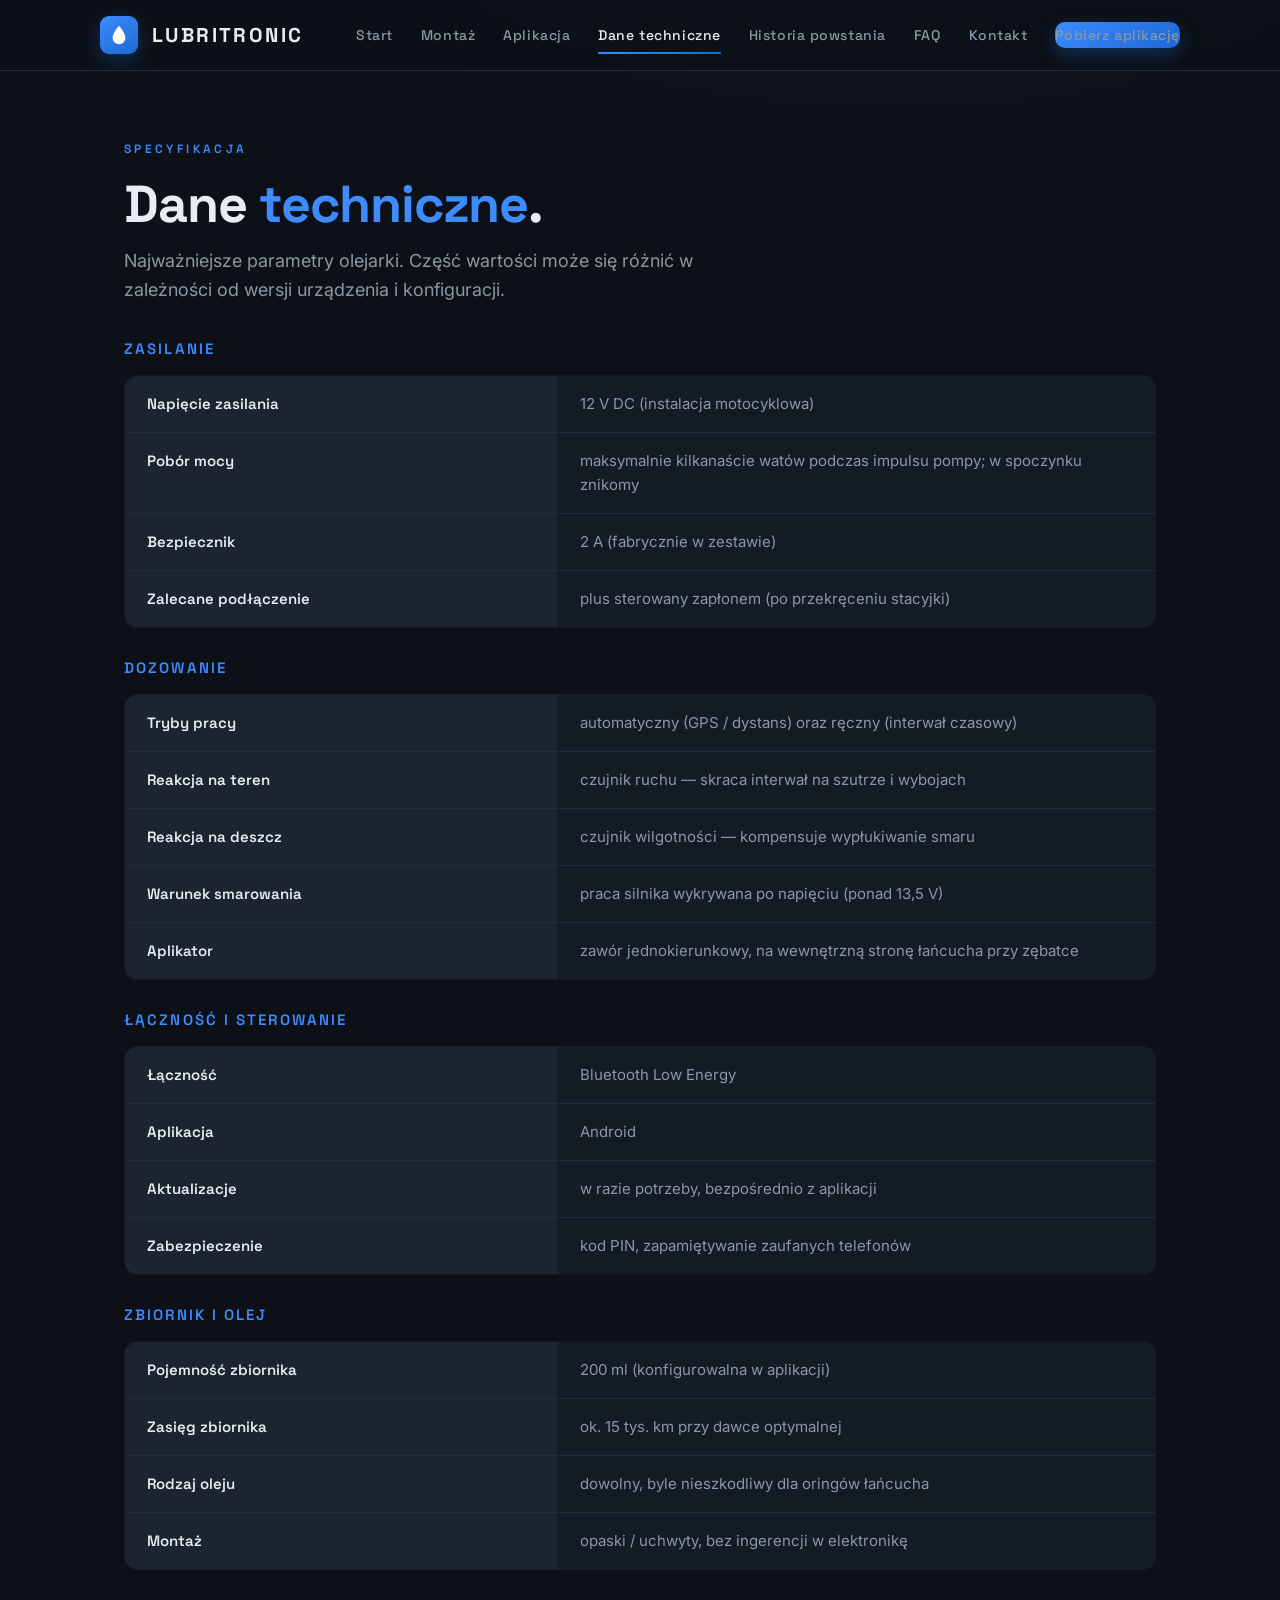
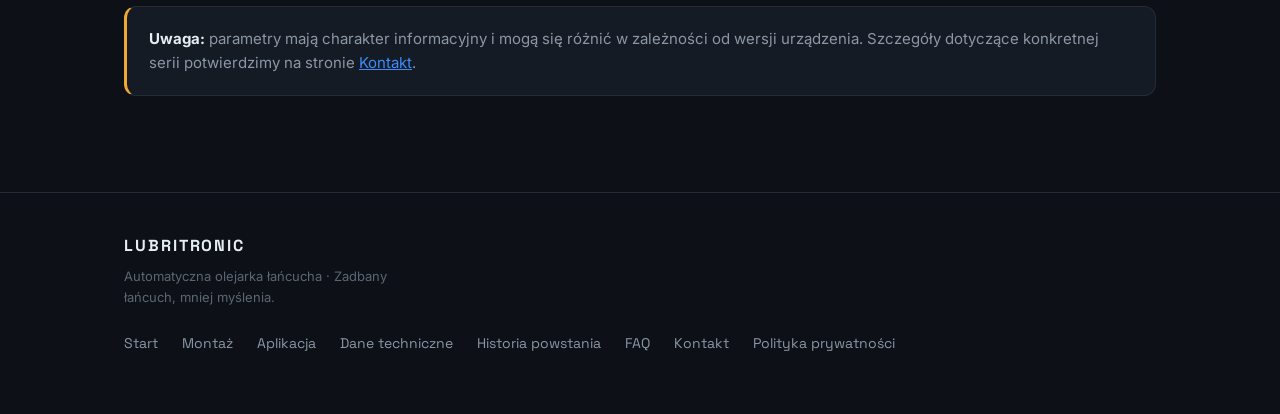
<file: lubritronic-site/dane.html>
<!DOCTYPE html>
<html lang="pl">
<head>
<meta charset="UTF-8">
<meta name="viewport" content="width=device-width, initial-scale=1.0">
<title>Dane techniczne — LUBRITRONIC</title>
<meta name="description" content="Parametry techniczne automatycznej olejarki łańcucha LUBRITRONIC.">
<link rel="icon" type="image/svg+xml" href="favicon.svg">
<link rel="preconnect" href="https://fonts.googleapis.com">
<link rel="preconnect" href="https://fonts.gstatic.com" crossorigin>
<link href="https://fonts.googleapis.com/css2?family=Space+Grotesk:wght@400;500;600;700&family=Inter:wght@400;500;600&display=swap" rel="stylesheet">
<link rel="stylesheet" href="style.css">
</head>
<body>

<header>
  <div class="wrap nav">
    <a class="brand" href="index.html">
      <div class="brand-mark">
        <svg viewBox="0 0 24 24" fill="none"><path d="M12 2C12 2 5 10 5 15a7 7 0 0 0 14 0c0-5-7-13-7-13Z" fill="#fff"/></svg>
      </div>
      <div class="brand-name">LUBRITRONIC</div>
    </a>
    <button class="nav-toggle" aria-label="Menu" onclick="document.getElementById('navlinks').classList.toggle('show')">
      <svg viewBox="0 0 24 24" fill="none" stroke-width="2"><path d="M4 6h16M4 12h16M4 18h16"/></svg>
    </button>
    <ul class="nav-links" id="navlinks">
      <li><a href="index.html">Start</a></li>
      <li><a href="montaz.html">Montaż</a></li>
      <li><a href="aplikacja.html">Aplikacja</a></li>
      <li><a href="dane.html" class="active">Dane techniczne</a></li>
      <li><a href="historia-powstania.html">Historia powstania</a></li>
      <li><a href="faq.html">FAQ</a></li>
      <li><a href="kontakt.html">Kontakt</a></li>
      <li><a href="https://drive.usercontent.google.com/download?id=1QvqHh__F5-ibLGWXdDCIIiWxTKz9BSBk&export=download&confirm=t" class="nav-cta">Pobierz aplikację</a></li>
    </ul>
  </div>
</header>

<section class="page-hero">
  <div class="wrap">
    <span class="mono-eyebrow">Specyfikacja</span>
    <h1>Dane <em>techniczne</em>.</h1>
    <p class="lead">Najważniejsze parametry olejarki. Część wartości może się różnić w zależności od wersji urządzenia i konfiguracji.</p>
  </div>
</section>

<section class="section" style="border-top:0; padding-top:24px">
  <div class="wrap">
    <div class="spec-groups">

      <div class="spec-group reveal">
        <h3>Zasilanie</h3>
        <table class="spec-table">
          <tr><th>Napięcie zasilania</th><td>12 V DC (instalacja motocyklowa)</td></tr>
          <tr><th>Pobór mocy</th><td>maksymalnie kilkanaście watów podczas impulsu pompy; w spoczynku znikomy</td></tr>
          <tr><th>Bezpiecznik</th><td>2 A (fabrycznie w zestawie)</td></tr>
          <tr><th>Zalecane podłączenie</th><td>plus sterowany zapłonem (po przekręceniu stacyjki)</td></tr>
        </table>
      </div>

      <div class="spec-group reveal">
        <h3>Dozowanie</h3>
        <table class="spec-table">
          <tr><th>Tryby pracy</th><td>automatyczny (GPS / dystans) oraz ręczny (interwał czasowy)</td></tr>
          <tr><th>Reakcja na teren</th><td>czujnik ruchu — skraca interwał na szutrze i wybojach</td></tr>
          <tr><th>Reakcja na deszcz</th><td>czujnik wilgotności — kompensuje wypłukiwanie smaru</td></tr>
          <tr><th>Warunek smarowania</th><td>praca silnika wykrywana po napięciu (ponad 13,5 V)</td></tr>
          <tr><th>Aplikator</th><td>zawór jednokierunkowy, na wewnętrzną stronę łańcucha przy zębatce</td></tr>
        </table>
      </div>

      <div class="spec-group reveal">
        <h3>Łączność i sterowanie</h3>
        <table class="spec-table">
          <tr><th>Łączność</th><td>Bluetooth Low Energy</td></tr>
          <tr><th>Aplikacja</th><td>Android</td></tr>
          <tr><th>Aktualizacje</th><td>w razie potrzeby, bezpośrednio z aplikacji</td></tr>
          <tr><th>Zabezpieczenie</th><td>kod PIN, zapamiętywanie zaufanych telefonów</td></tr>
        </table>
      </div>

      <div class="spec-group reveal">
        <h3>Zbiornik i olej</h3>
        <table class="spec-table">
          <tr><th>Pojemność zbiornika</th><td>200 ml (konfigurowalna w aplikacji)</td></tr>
          <tr><th>Zasięg zbiornika</th><td>ok. 15 tys. km przy dawce optymalnej</td></tr>
          <tr><th>Rodzaj oleju</th><td>dowolny, byle nieszkodliwy dla oringów łańcucha</td></tr>
          <tr><th>Montaż</th><td>opaski / uchwyty, bez ingerencji w elektronikę</td></tr>
        </table>
      </div>

    </div>

    <div class="note">
      <b>Uwaga:</b> parametry mają charakter informacyjny i mogą się różnić w zależności od wersji urządzenia. Szczegóły dotyczące konkretnej serii potwierdzimy na stronie <a href="kontakt.html" style="color:var(--blue)">Kontakt</a>.
    </div>
  </div>
</section>

<footer>
  <div class="wrap">
    <div class="foot-row">
      <div class="foot-col">
        <div class="foot-brand">LUBRITRONIC</div>
        <p>Automatyczna olejarka łańcucha · Zadbany łańcuch, mniej myślenia.</p>
      </div>
      <nav class="foot-nav">
        <a href="index.html">Start</a>
        <a href="montaz.html">Montaż</a>
        <a href="aplikacja.html">Aplikacja</a>
        <a href="dane.html">Dane techniczne</a>
        <a href="historia-powstania.html">Historia powstania</a>
        <a href="faq.html">FAQ</a>
        <a href="kontakt.html">Kontakt</a>
        <a href="polityka-prywatnosci.html">Polityka prywatności</a>
      </nav>
    </div>
  </div>
</footer>

<script>
  const io = new IntersectionObserver((entries)=>{
    entries.forEach(e=>{ if(e.isIntersecting){ e.target.classList.add('in'); io.unobserve(e.target); }});
  },{threshold:.12});
  document.querySelectorAll('.reveal').forEach(el=>io.observe(el));
</script>

</body>
</html>
</file>
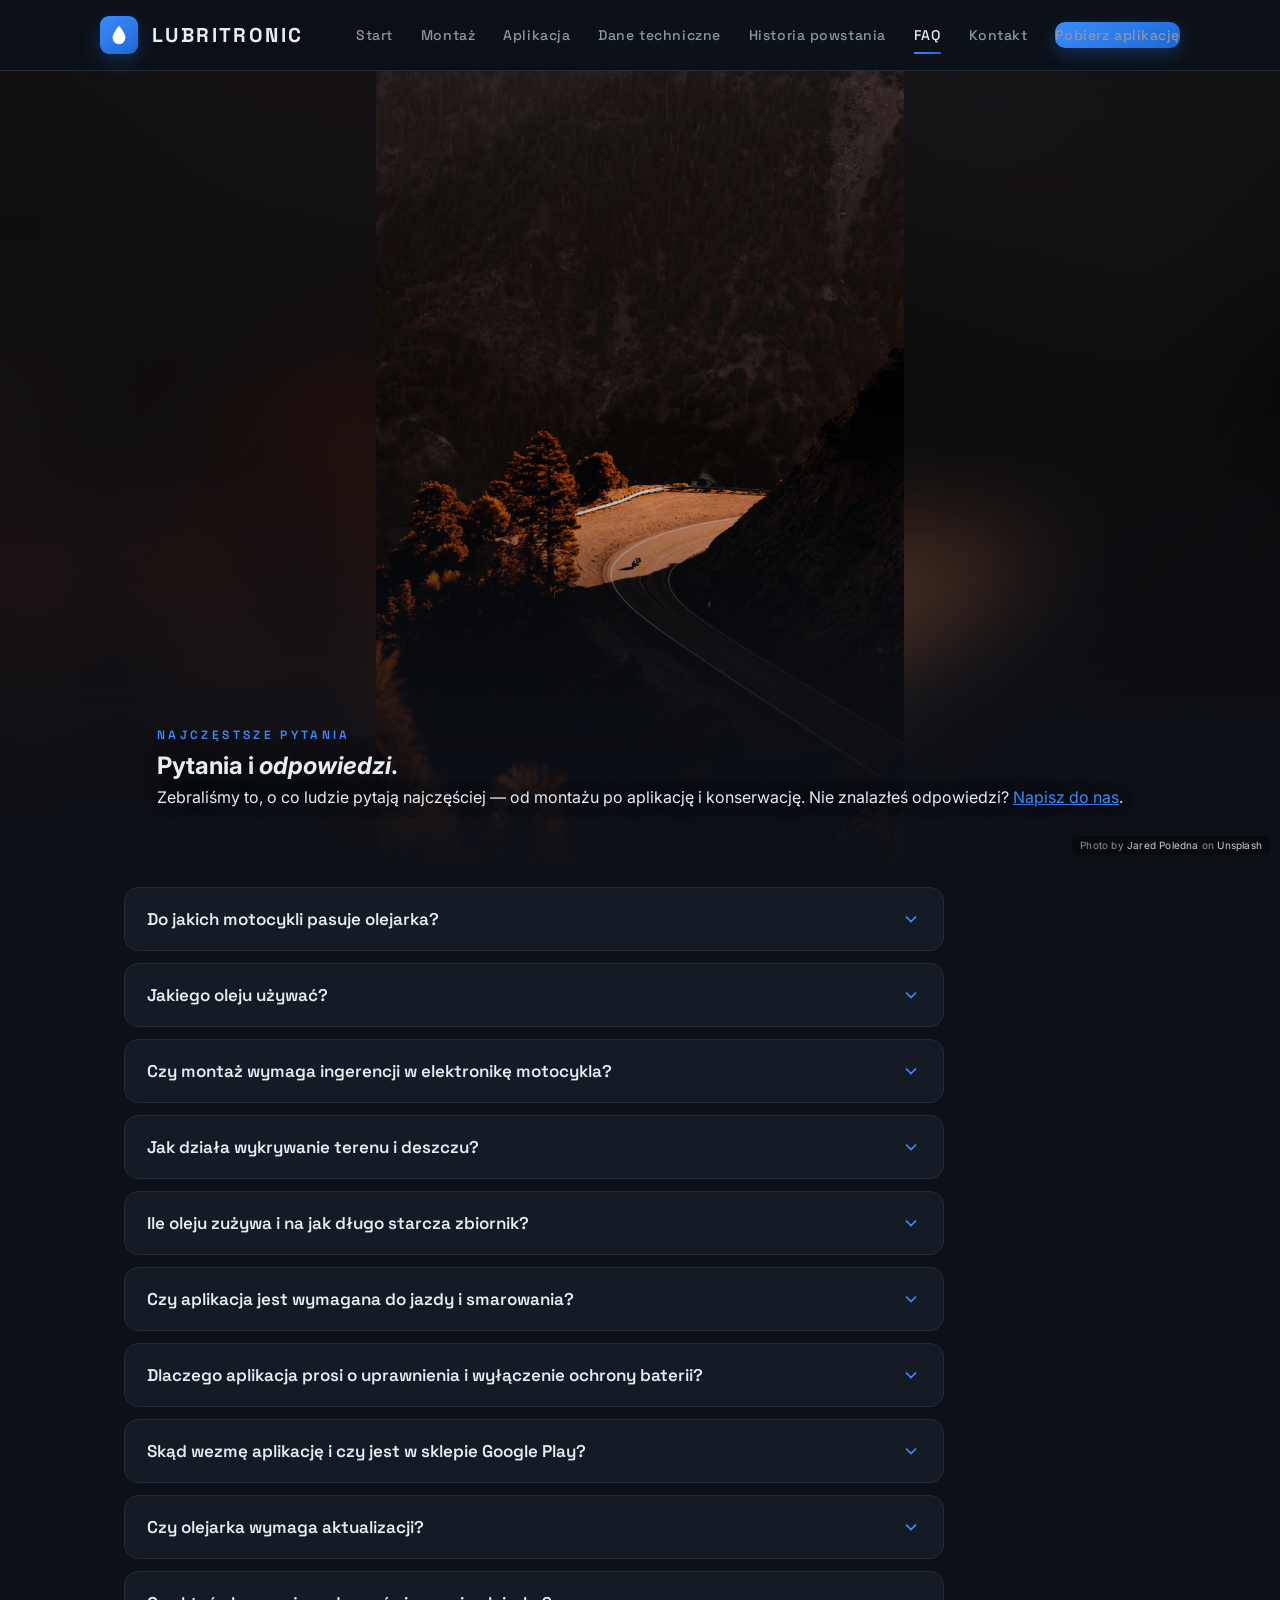
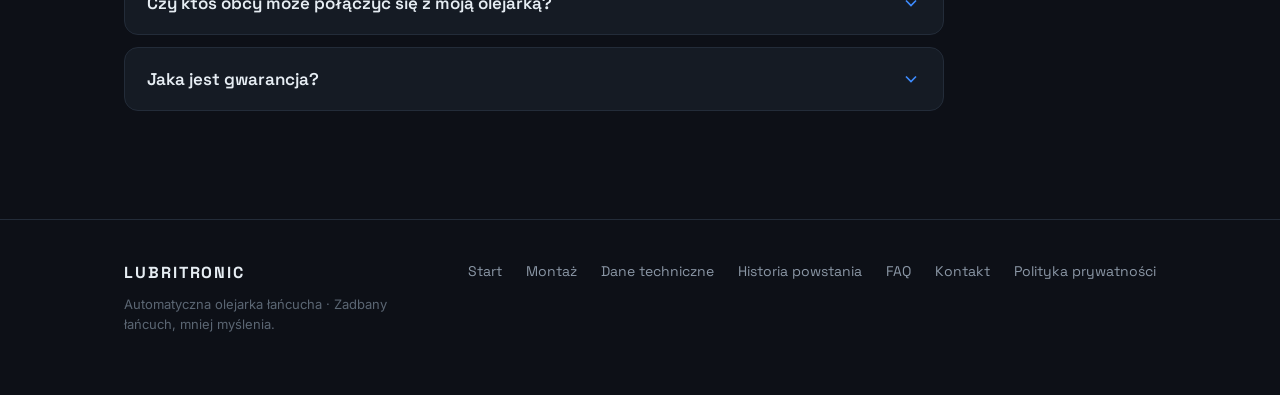
<file: lubritronic-site/faq.html>
<!DOCTYPE html>
<html lang="pl">
<head>
<meta charset="UTF-8">
<meta name="viewport" content="width=device-width, initial-scale=1.0">
<title>FAQ — LUBRITRONIC</title>
<meta name="description" content="Najczęstsze pytania o automatyczną olejarkę łańcucha LUBRITRONIC.">
<link rel="icon" type="image/svg+xml" href="favicon.svg">
<link rel="preconnect" href="https://fonts.googleapis.com">
<link rel="preconnect" href="https://fonts.gstatic.com" crossorigin>
<link href="https://fonts.googleapis.com/css2?family=Space+Grotesk:wght@400;500;600;700&family=Inter:wght@400;500;600&display=swap" rel="stylesheet">
<link rel="stylesheet" href="style.css">
</head>
<body>

<header>
  <div class="wrap nav">
    <a class="brand" href="index.html">
      <div class="brand-mark">
        <svg viewBox="0 0 24 24" fill="none"><path d="M12 2C12 2 5 10 5 15a7 7 0 0 0 14 0c0-5-7-13-7-13Z" fill="#fff"/></svg>
      </div>
      <div class="brand-name">LUBRITRONIC</div>
    </a>
    <button class="nav-toggle" aria-label="Menu" onclick="document.getElementById('navlinks').classList.toggle('show')">
      <svg viewBox="0 0 24 24" fill="none" stroke-width="2"><path d="M4 6h16M4 12h16M4 18h16"/></svg>
    </button>
    <ul class="nav-links" id="navlinks">
      <li><a href="index.html">Start</a></li>
      <li><a href="montaz.html">Montaż</a></li>
      <li><a href="aplikacja.html">Aplikacja</a></li>
      <li><a href="dane.html">Dane techniczne</a></li>
      <li><a href="historia-powstania.html">Historia powstania</a></li>
      <li><a href="faq.html" class="active">FAQ</a></li>
      <li><a href="kontakt.html">Kontakt</a></li>
      <li><a href="https://drive.usercontent.google.com/download?id=1QvqHh__F5-ibLGWXdDCIIiWxTKz9BSBk&export=download&confirm=t" class="nav-cta">Pobierz aplikację</a></li>
    </ul>
  </div>
</header>

<section class="page-hero-vignette ph-faq ph-full">
  <div class="ph-bg-blur"></div>
  <div class="ph-bg"></div>
  <div class="ph-fade"></div>
  <div class="photo-credit">Photo by <a href="https://unsplash.com/@metaphoricalparade?utm_source=unsplash&utm_medium=referral" target="_blank" rel="noopener">Jared Poledna</a> on <a href="https://unsplash.com/photos/road-during-daytime-TxNgJwin544?utm_source=unsplash&utm_medium=referral" target="_blank" rel="noopener">Unsplash</a></div>
  <div class="wrap">
    <span class="mono-eyebrow">Najczęstsze pytania</span>
    <h1>Pytania i <em>odpowiedzi</em>.</h1>
    <p class="lead">Zebraliśmy to, o co ludzie pytają najczęściej — od montażu po aplikację i konserwację. Nie znalazłeś odpowiedzi? <a href="kontakt.html" style="color:var(--blue)">Napisz do nas</a>.</p>
  </div>
</section>

<section class="section" style="border-top:0; padding-top:24px">
  <div class="wrap">
    <div class="faq-list">

      <div class="faq-item">
        <button class="faq-q">Do jakich motocykli pasuje olejarka?<svg class="chev" viewBox="0 0 24 24" fill="none" stroke-width="2"><path d="M6 9l6 6 6-6"/></svg></button>
        <div class="faq-a"><div class="faq-a-inner">Olejarka pasuje do każdego motocykla z napędem łańcuchowym i instalacją 12 V. Nie ma znaczenia marka ani pojemność — liczy się tylko to, że masz łańcuch i miejsce na moduł oraz zbiornik.</div></div>
      </div>

      <div class="faq-item">
        <button class="faq-q">Jakiego oleju używać?<svg class="chev" viewBox="0 0 24 24" fill="none" stroke-width="2"><path d="M6 9l6 6 6-6"/></svg></button>
        <div class="faq-a"><div class="faq-a-inner">Olej może być dowolny, byle był nieszkodliwy dla oringów łańcucha. Unikaj środków, które mogłyby uszkodzić uszczelnienia — poza tym masz pełną swobodę wyboru. Nie używaj smarów w sprayu ani smarów stałych.</div></div>
      </div>

      <div class="faq-item">
        <button class="faq-q">Czy montaż wymaga ingerencji w elektronikę motocykla?<svg class="chev" viewBox="0 0 24 24" fill="none" stroke-width="2"><path d="M6 9l6 6 6-6"/></svg></button>
        <div class="faq-a"><div class="faq-a-inner">Nie. Wystarczy podłączyć zasilanie przez bezpiecznik 2 A z zestawu do plusa sterowanego zapłonem i do masy. Nie ingerujesz w sterownik silnika ani w żadne systemy motocykla. Cały montaż opisaliśmy krok po kroku na stronie <a href="montaz.html">Montaż</a>.</div></div>
      </div>

      <div class="faq-item">
        <button class="faq-q">Jak działa wykrywanie terenu i deszczu?<svg class="chev" viewBox="0 0 24 24" fill="none" stroke-width="2"><path d="M6 9l6 6 6-6"/></svg></button>
        <div class="faq-a"><div class="faq-a-inner">Olejarka ma czujnik ruchu, który rozpoznaje wstrząsy typowe dla szutru i wybojów, oraz czujnik wilgotności, który wykrywa deszcz. Gdy warunki są cięższe, urządzenie automatycznie skraca odstępy między dawkami, bo w takich warunkach łańcuch traci smar szybciej.</div></div>
      </div>

      <div class="faq-item">
        <button class="faq-q">Ile oleju zużywa i na jak długo starcza zbiornik?<svg class="chev" viewBox="0 0 24 24" fill="none" stroke-width="2"><path d="M6 9l6 6 6-6"/></svg></button>
        <div class="faq-a"><div class="faq-a-inner">Zużycie zależy od ustawionego trybu i warunków jazdy, ale dawki są bardzo małe — pojedyncze krople co określony dystans. Oryginalny zbiornik 200 ml zatankowany do pełna, przy dawce optymalnej, starcza na około 15 tys. km. Aktualny poziom i zużycie widzisz w aplikacji.</div></div>
      </div>

      <div class="faq-item">
        <button class="faq-q">Czy aplikacja jest wymagana do jazdy i smarowania?<svg class="chev" viewBox="0 0 24 24" fill="none" stroke-width="2"><path d="M6 9l6 6 6-6"/></svg></button>
        <div class="faq-a"><div class="faq-a-inner">Olejarka wykrywa pracę silnika po napięciu instalacji (ponad 13,5 V) i tylko wtedy smaruje. Bez aplikacji działają wcześniej ustawione tryby czasowe, a wykrywanie deszczu i terenu jest aktywne cały czas — również bez telefonu. Dopiero gdy aplikacja jest połączona, dostępny jest doskonalszy tryb GPS, który dozuje smar co zadany dystans. Krótko mówiąc: po skonfigurowaniu olejarka jeździ i smaruje sama, a aplikacja dokłada najlepszy tryb, gdy jest online.</div></div>
      </div>

      <div class="faq-item">
        <button class="faq-q">Dlaczego aplikacja prosi o uprawnienia i wyłączenie ochrony baterii?<svg class="chev" viewBox="0 0 24 24" fill="none" stroke-width="2"><path d="M6 9l6 6 6-6"/></svg></button>
        <div class="faq-a"><div class="faq-a-inner">To wymóg systemu Android, nie kaprys aplikacji. Żeby połączenie z olejarką działało stabilnie także w tle (np. gdy telefon jest w kieszeni), aplikacja potrzebuje nadanych uprawnień dostępu oraz wyłączonej optymalizacji / ochrony baterii. Bez tego Android usypiałby aplikację i przerywał połączenie. Jest to całkowicie bezpieczne i konieczne do prawidłowej pracy — nowsze telefony po prostu stawiają tu wysokie wymagania.</div></div>
      </div>

      <div class="faq-item">
        <button class="faq-q">Skąd wezmę aplikację i czy jest w sklepie Google Play?<svg class="chev" viewBox="0 0 24 24" fill="none" stroke-width="2"><path d="M6 9l6 6 6-6"/></svg></button>
        <div class="faq-a"><div class="faq-a-inner">Aplikację pobierzesz przyciskiem „Pobierz aplikację” u góry strony albo skanując kod QR ze <a href="index.html#pobierz">strony głównej</a>. Co potrafi aplikacja, opisaliśmy w zakładce <a href="aplikacja.html">Aplikacja</a>. Przy pierwszej instalacji Android może poprosić o zgodę na instalację aplikacji spoza sklepu — to normalne, wystarczy potwierdzić.</div></div>
      </div>

      <div class="faq-item">
        <button class="faq-q">Czy olejarka wymaga aktualizacji?<svg class="chev" viewBox="0 0 24 24" fill="none" stroke-width="2"><path d="M6 9l6 6 6-6"/></svg></button>
        <div class="faq-a"><div class="faq-a-inner">Nie musisz nic robić — olejarka działa od razu i jest już sprawdzona w praktyce. Jeśli zajdzie konieczność albo pojawi się potrzeba dopracowania pewnych funkcji, opracuję nową wersję, którą wgrasz bezpośrednio i bezpiecznie z aplikacji, bez odsyłania urządzenia.</div></div>
      </div>

      <div class="faq-item">
        <button class="faq-q">Czy ktoś obcy może połączyć się z moją olejarką?<svg class="chev" viewBox="0 0 24 24" fill="none" stroke-width="2"><path d="M6 9l6 6 6-6"/></svg></button>
        <div class="faq-a"><div class="faq-a-inner">Możesz ustawić kod PIN, który zabezpiecza olejarkę przed sterowaniem z obcego telefonu. Twój telefon po jednorazowym podaniu PIN-u jest zapamiętywany i łączy się automatycznie, a nieznane urządzenia muszą podać kod.</div></div>
      </div>

      <div class="faq-item">
        <button class="faq-q">Jaka jest gwarancja?<svg class="chev" viewBox="0 0 24 24" fill="none" stroke-width="2"><path d="M6 9l6 6 6-6"/></svg></button>
        <div class="faq-a"><div class="faq-a-inner">Udzielamy standardowej gwarancji 24 miesięcy na wady fabryczne wykryte podczas użytkowania. W sprawie gwarancji, wsparcia technicznego i pytań o zamówienie napisz do nas przez stronę <a href="kontakt.html">Kontakt</a>.</div></div>
      </div>

    </div>
  </div>
</section>

<footer>
  <div class="wrap">
    <div class="foot-row">
      <div class="foot-col">
        <div class="foot-brand">LUBRITRONIC</div>
        <p>Automatyczna olejarka łańcucha · Zadbany łańcuch, mniej myślenia.</p>
      </div>
      <nav class="foot-nav">
        <a href="index.html">Start</a>
        <a href="montaz.html">Montaż</a>
        <a href="dane.html">Dane techniczne</a>
        <a href="historia-powstania.html">Historia powstania</a>
        <a href="faq.html">FAQ</a>
        <a href="kontakt.html">Kontakt</a>
        <a href="polityka-prywatnosci.html">Polityka prywatności</a>
      </nav>
    </div>
  </div>
</footer>

<script>
  document.querySelectorAll('.faq-q').forEach(function(btn){
    btn.addEventListener('click', function(){
      var item = btn.parentElement;
      var ans = item.querySelector('.faq-a');
      if(item.classList.contains('open')){
        item.classList.remove('open'); ans.style.maxHeight = null;
      } else {
        item.classList.add('open');
        ans.style.maxHeight = ans.querySelector('.faq-a-inner').offsetHeight + 'px';
      }
    });
  });
</script>

</body>
</html>
</file>
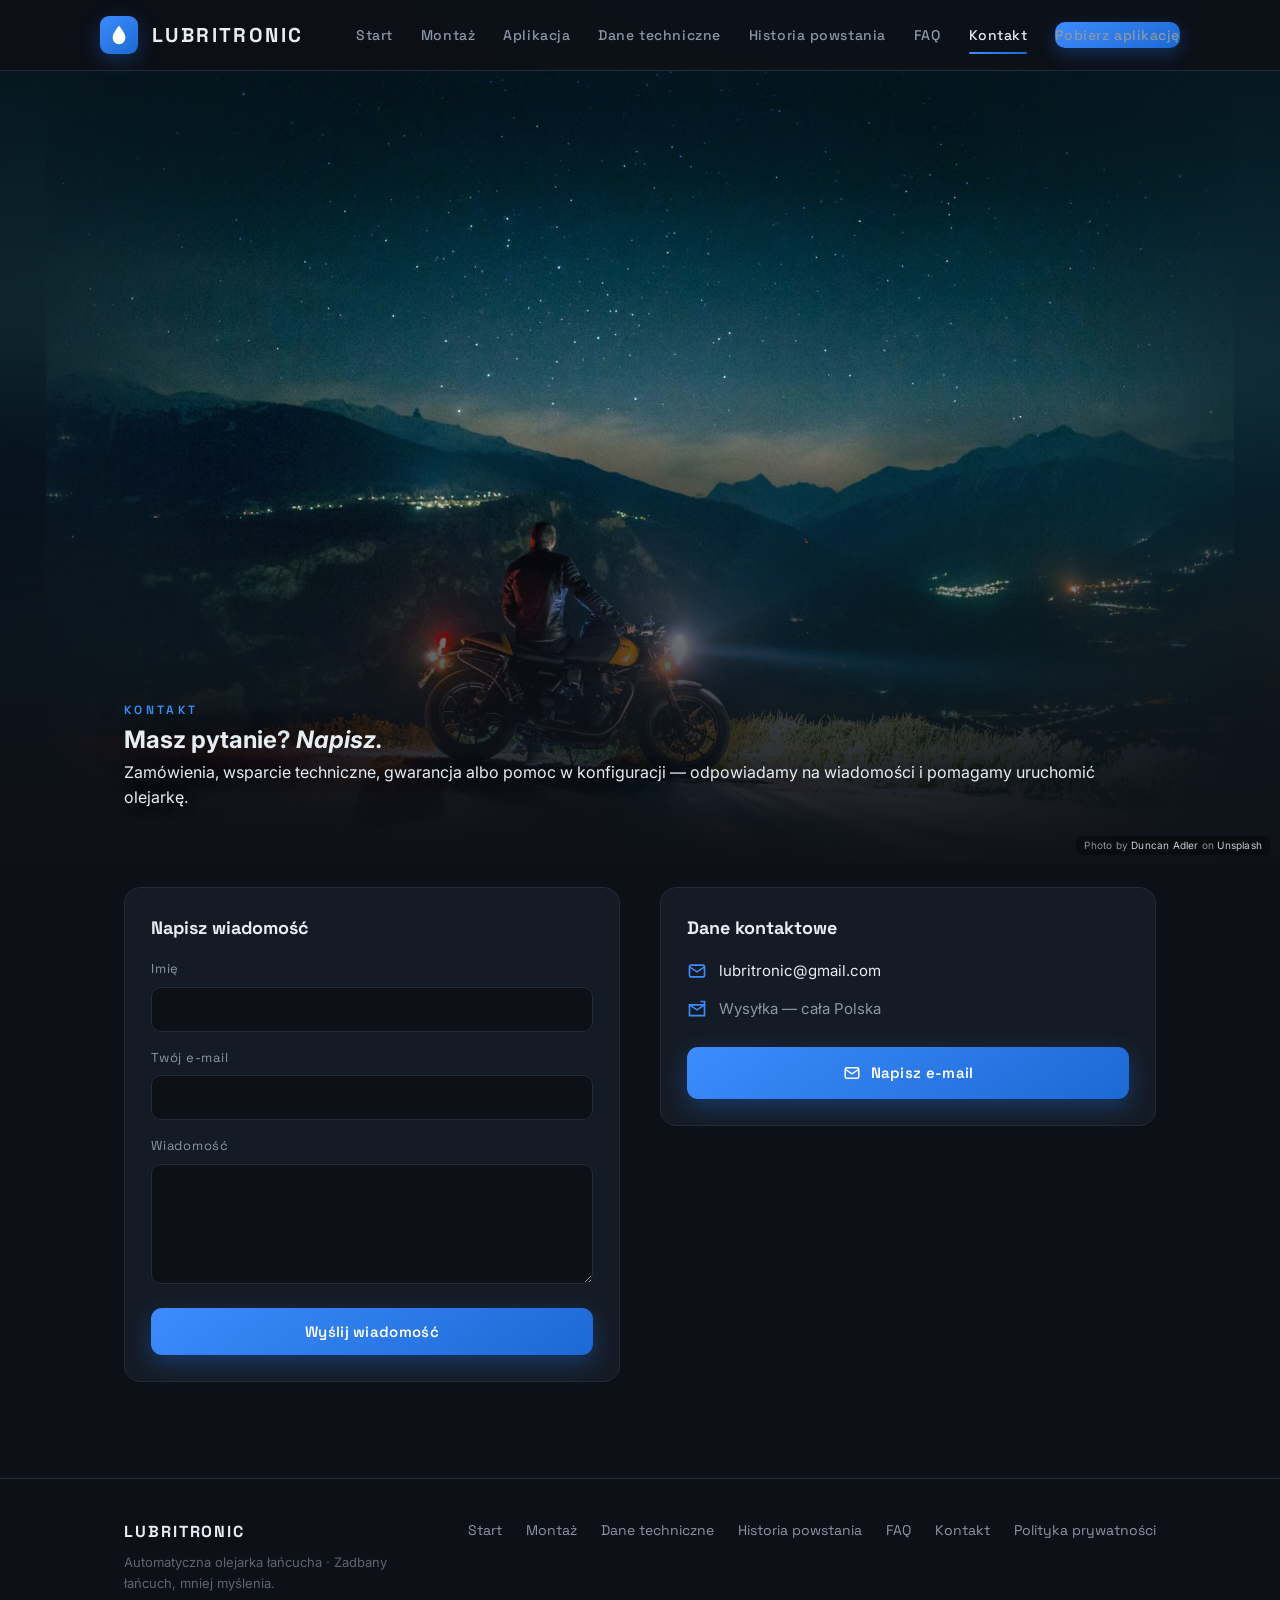
<file: lubritronic-site/kontakt.html>
<!DOCTYPE html>
<html lang="pl">
<head>
<meta charset="UTF-8">
<meta name="viewport" content="width=device-width, initial-scale=1.0">
<title>Kontakt — LUBRITRONIC</title>
<meta name="description" content="Skontaktuj się w sprawie olejarki LUBRITRONIC — zamówienia, wsparcie, gwarancja.">
<link rel="icon" type="image/svg+xml" href="favicon.svg">
<link rel="preconnect" href="https://fonts.googleapis.com">
<link rel="preconnect" href="https://fonts.gstatic.com" crossorigin>
<link href="https://fonts.googleapis.com/css2?family=Space+Grotesk:wght@400;500;600;700&family=Inter:wght@400;500;600&display=swap" rel="stylesheet">
<link rel="stylesheet" href="style.css">
</head>
<body>

<header>
  <div class="wrap nav">
    <a class="brand" href="index.html">
      <div class="brand-mark">
        <svg viewBox="0 0 24 24" fill="none"><path d="M12 2C12 2 5 10 5 15a7 7 0 0 0 14 0c0-5-7-13-7-13Z" fill="#fff"/></svg>
      </div>
      <div class="brand-name">LUBRITRONIC</div>
    </a>
    <button class="nav-toggle" aria-label="Menu" onclick="document.getElementById('navlinks').classList.toggle('show')">
      <svg viewBox="0 0 24 24" fill="none" stroke-width="2"><path d="M4 6h16M4 12h16M4 18h16"/></svg>
    </button>
    <ul class="nav-links" id="navlinks">
      <li><a href="index.html">Start</a></li>
      <li><a href="montaz.html">Montaż</a></li>
      <li><a href="aplikacja.html">Aplikacja</a></li>
      <li><a href="dane.html">Dane techniczne</a></li>
      <li><a href="historia-powstania.html">Historia powstania</a></li>
      <li><a href="faq.html">FAQ</a></li>
      <li><a href="kontakt.html" class="active">Kontakt</a></li>
      <li><a href="https://drive.usercontent.google.com/download?id=1QvqHh__F5-ibLGWXdDCIIiWxTKz9BSBk&export=download&confirm=t" class="nav-cta">Pobierz aplikację</a></li>
    </ul>
  </div>
</header>

<section class="page-hero-vignette ph-kontakt-full ph-full">
  <div class="ph-bg-blur"></div>
  <div class="ph-bg"></div>
  <div class="ph-fade"></div>
  <div class="photo-credit">Photo by <a href="https://unsplash.com/@duncan2118?utm_source=unsplash&utm_medium=referral" target="_blank" rel="noopener">Duncan Adler</a> on <a href="https://unsplash.com/photos/man-siting-on-motorcycle-at-night-Got-SV5YRPg?utm_source=unsplash&utm_medium=referral" target="_blank" rel="noopener">Unsplash</a></div>
  <div class="wrap">
    <span class="mono-eyebrow">Kontakt</span>
    <h1>Masz pytanie? <em>Napisz.</em></h1>
    <p class="lead">Zamówienia, wsparcie techniczne, gwarancja albo pomoc w konfiguracji — odpowiadamy na wiadomości i pomagamy uruchomić olejarkę.</p>
  </div>
</section>

<section class="section" style="border-top:0; padding-top:24px">
  <div class="wrap">
    <div class="contact-grid">

      <div class="contact-card reveal">
        <h3>Napisz wiadomość</h3>
        <form action="https://formspree.io/f/xnjewrze" method="POST">
          <div class="field">
            <label for="name">Imię</label>
            <input type="text" id="name" name="name" required>
          </div>
          <div class="field">
            <label for="email">Twój e-mail</label>
            <input type="email" id="email" name="email" required>
          </div>
          <div class="field">
            <label for="msg">Wiadomość</label>
            <textarea id="msg" name="message" required></textarea>
          </div>
          <button type="submit" class="btn btn-primary" style="width:100%; justify-content:center">Wyślij wiadomość</button>
        </form>
      </div>

      <div class="contact-card reveal">
        <h3>Dane kontaktowe</h3>
        <div class="contact-line">
          <svg viewBox="0 0 24 24" fill="none" stroke-width="2"><rect x="3" y="5" width="18" height="14" rx="2"/><path d="m3 7 9 6 9-6"/></svg>
          <a href="mailto:lubritronic@gmail.com">lubritronic@gmail.com</a>
        </div>
        <div class="contact-line">
          <svg viewBox="0 0 24 24" fill="none" stroke-width="2"><path d="M3 7h18v13H3z"/><path d="M3 7l9 6 9-6"/><path d="M16 3h5v4"/></svg>
          <span>Wysyłka — cała Polska</span>
        </div>

        <div style="margin-top:26px">
          <a class="btn btn-primary" href="mailto:lubritronic@gmail.com" style="width:100%; justify-content:center">
            <svg viewBox="0 0 24 24" width="18" height="18" fill="none" stroke="#fff" stroke-width="2"><rect x="3" y="5" width="18" height="14" rx="2"/><path d="m3 7 9 6 9-6"/></svg>
            Napisz e-mail
          </a>
        </div>
      </div>

    </div>
  </div>
</section>

<footer>
  <div class="wrap">
    <div class="foot-row">
      <div class="foot-col">
        <div class="foot-brand">LUBRITRONIC</div>
        <p>Automatyczna olejarka łańcucha · Zadbany łańcuch, mniej myślenia.</p>
      </div>
      <nav class="foot-nav">
        <a href="index.html">Start</a>
        <a href="montaz.html">Montaż</a>
        <a href="dane.html">Dane techniczne</a>
        <a href="historia-powstania.html">Historia powstania</a>
        <a href="faq.html">FAQ</a>
        <a href="kontakt.html">Kontakt</a>
        <a href="polityka-prywatnosci.html">Polityka prywatności</a>
      </nav>
    </div>
  </div>
</footer>

<script>
  const io = new IntersectionObserver((entries)=>{
    entries.forEach(e=>{ if(e.isIntersecting){ e.target.classList.add('in'); io.unobserve(e.target); }});
  },{threshold:.12});
  document.querySelectorAll('.reveal').forEach(el=>io.observe(el));
</script>

</body>
</html>
</file>
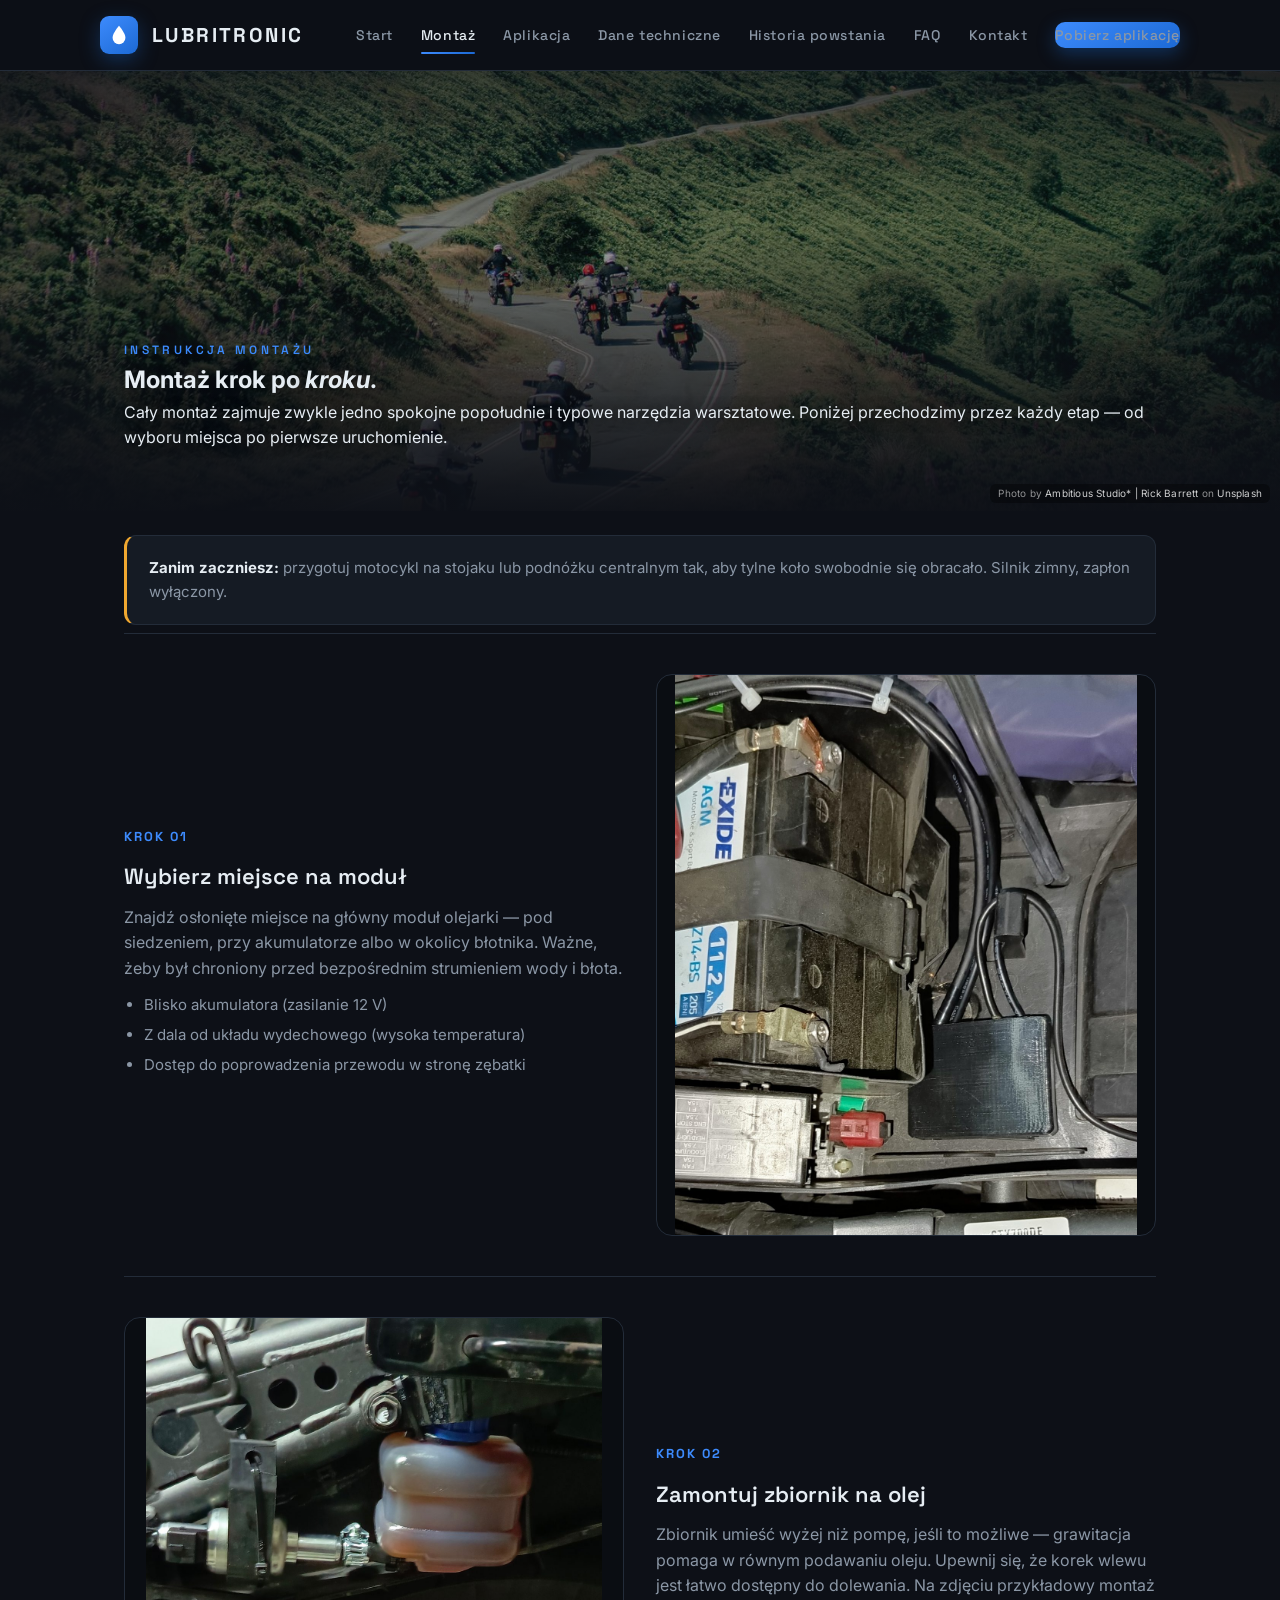
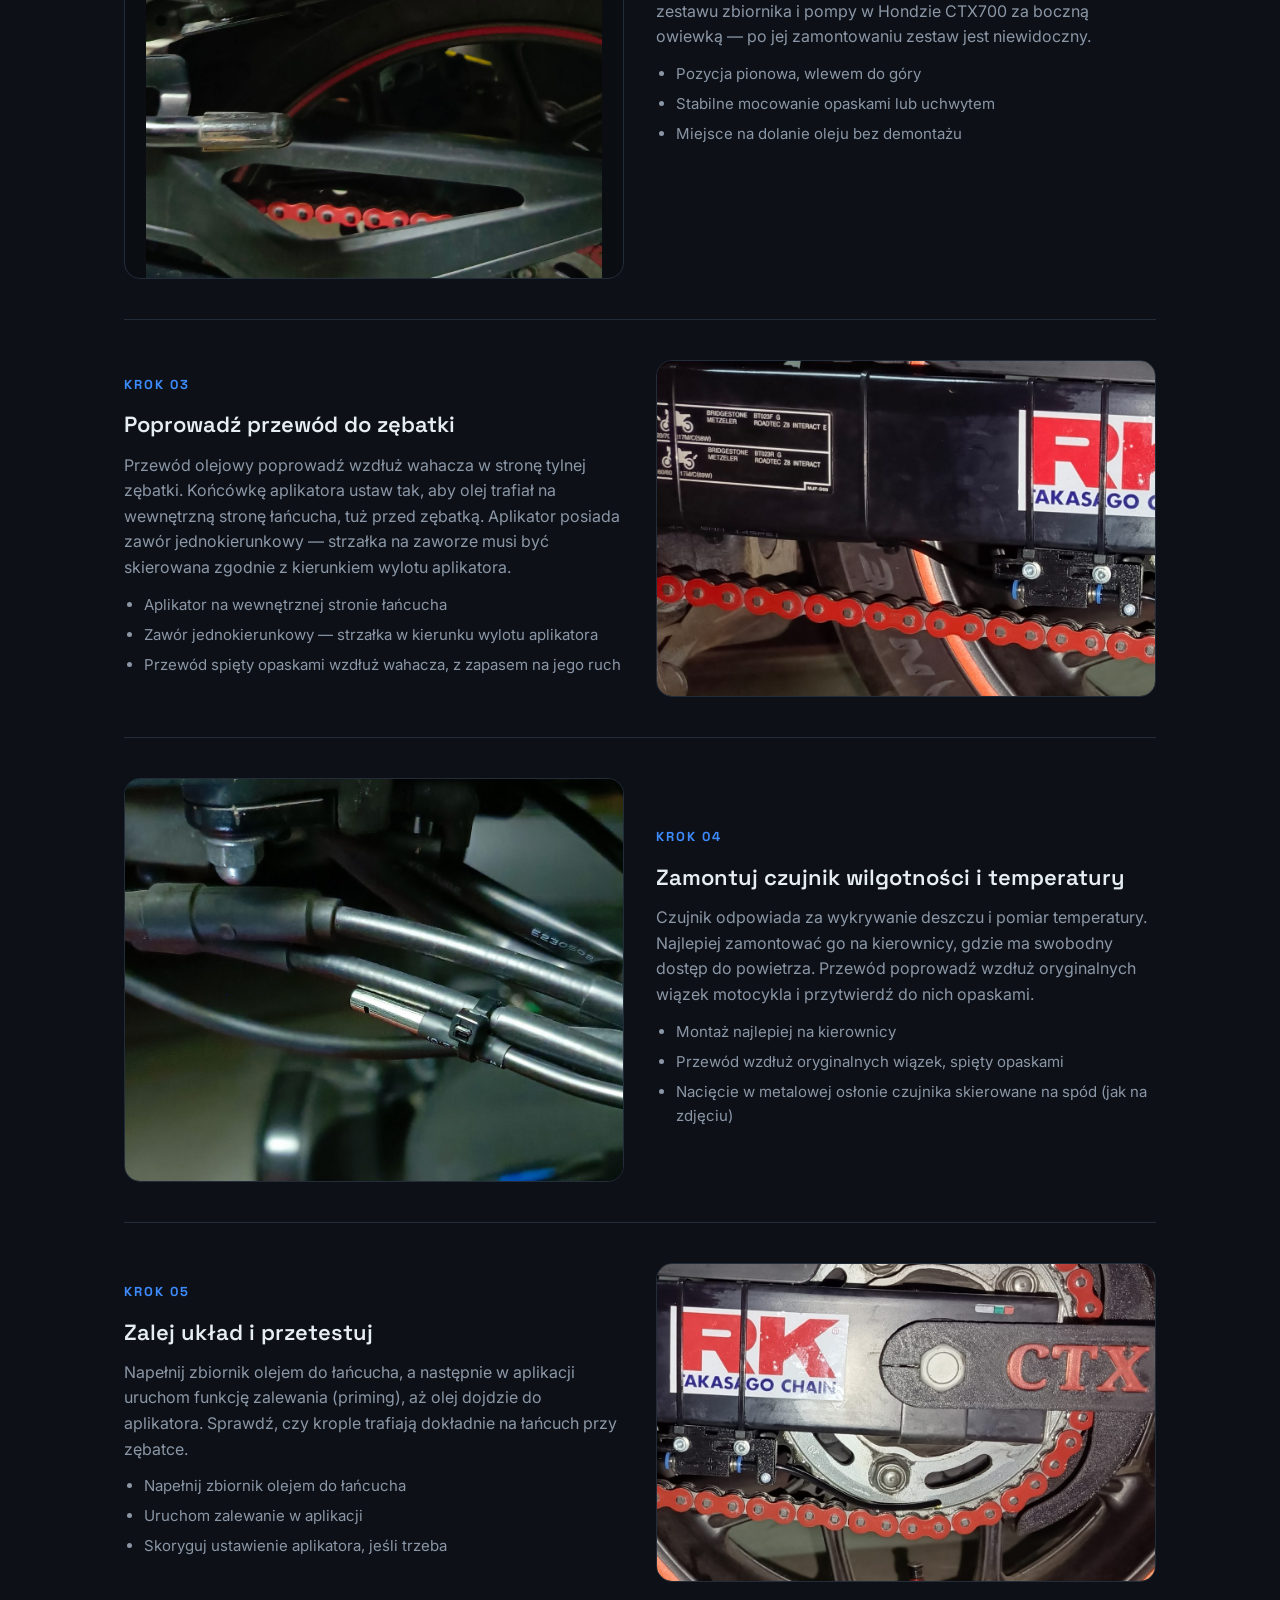
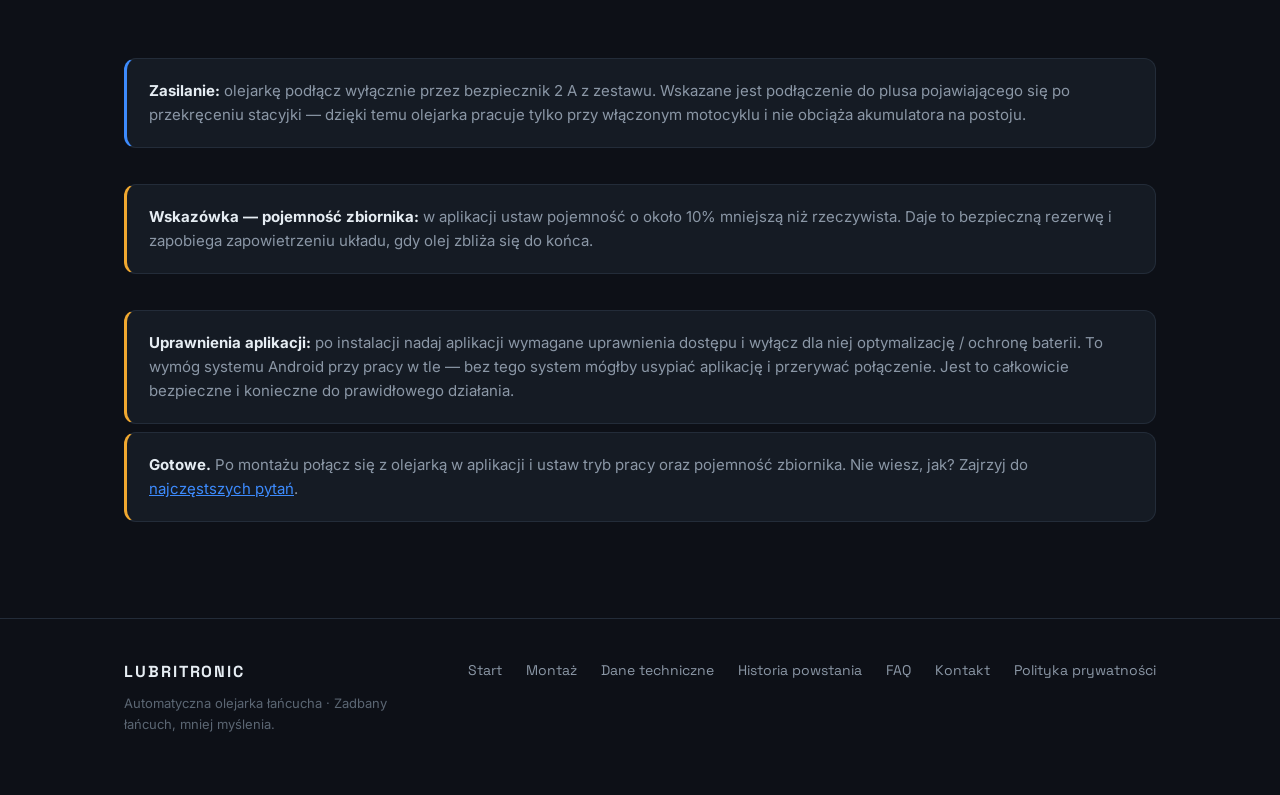
<file: lubritronic-site/montaz.html>
<!DOCTYPE html>
<html lang="pl">
<head>
<meta charset="UTF-8">
<meta name="viewport" content="width=device-width, initial-scale=1.0">
<title>Montaż — LUBRITRONIC</title>
<meta name="description" content="Instrukcja montażu automatycznej olejarki łańcucha LUBRITRONIC krok po kroku.">
<link rel="icon" type="image/svg+xml" href="favicon.svg">
<link rel="preconnect" href="https://fonts.googleapis.com">
<link rel="preconnect" href="https://fonts.gstatic.com" crossorigin>
<link href="https://fonts.googleapis.com/css2?family=Space+Grotesk:wght@400;500;600;700&family=Inter:wght@400;500;600&display=swap" rel="stylesheet">
<link rel="stylesheet" href="style.css">
</head>
<body>

<header>
  <div class="wrap nav">
    <a class="brand" href="index.html">
      <div class="brand-mark">
        <svg viewBox="0 0 24 24" fill="none"><path d="M12 2C12 2 5 10 5 15a7 7 0 0 0 14 0c0-5-7-13-7-13Z" fill="#fff"/></svg>
      </div>
      <div class="brand-name">LUBRITRONIC</div>
    </a>
    <button class="nav-toggle" aria-label="Menu" onclick="document.getElementById('navlinks').classList.toggle('show')">
      <svg viewBox="0 0 24 24" fill="none" stroke-width="2"><path d="M4 6h16M4 12h16M4 18h16"/></svg>
    </button>
    <ul class="nav-links" id="navlinks">
      <li><a href="index.html">Start</a></li>
      <li><a href="montaz.html" class="active">Montaż</a></li>
      <li><a href="aplikacja.html">Aplikacja</a></li>
      <li><a href="dane.html">Dane techniczne</a></li>
      <li><a href="historia-powstania.html">Historia powstania</a></li>
      <li><a href="faq.html">FAQ</a></li>
      <li><a href="kontakt.html">Kontakt</a></li>
      <li><a href="https://drive.usercontent.google.com/download?id=1QvqHh__F5-ibLGWXdDCIIiWxTKz9BSBk&export=download&confirm=t" class="nav-cta">Pobierz aplikację</a></li>
    </ul>
  </div>
</header>

<section class="page-hero-vignette ph-montaz">
  <div class="ph-bg"></div>
  <div class="ph-fade"></div>
  <div class="photo-credit">Photo by <a href="https://unsplash.com/@weareambitious?utm_source=unsplash&utm_medium=referral" target="_blank" rel="noopener">Ambitious Studio* | Rick Barrett</a> on <a href="https://unsplash.com/photos/a-group-of-people-riding-motorcycles-down-a-curvy-road-0IufleV_Uvw?utm_source=unsplash&utm_medium=referral" target="_blank" rel="noopener">Unsplash</a></div>
  <div class="wrap">
    <span class="mono-eyebrow">Instrukcja montażu</span>
    <h1>Montaż krok po <em>kroku</em>.</h1>
    <p class="lead">Cały montaż zajmuje zwykle jedno spokojne popołudnie i typowe narzędzia warsztatowe. Poniżej przechodzimy przez każdy etap — od wyboru miejsca po pierwsze uruchomienie.</p>
  </div>
</section>

<section class="section" style="border-top:0; padding-top:24px">
  <div class="wrap">

    <div class="note" style="margin-top:0; margin-bottom:8px">
      <b>Zanim zaczniesz:</b> przygotuj motocykl na stojaku lub podnóżku centralnym tak, aby tylne koło swobodnie się obracało. Silnik zimny, zapłon wyłączony.
    </div>

    <div class="install-step reveal">
      <div class="install-body">
        <div class="install-num">Krok 01</div>
        <h3>Wybierz miejsce na moduł</h3>
        <p>Znajdź osłonięte miejsce na główny moduł olejarki — pod siedzeniem, przy akumulatorze albo w okolicy błotnika. Ważne, żeby był chroniony przed bezpośrednim strumieniem wody i błota.</p>
        <ul>
          <li>Blisko akumulatora (zasilanie 12 V)</li>
          <li>Z dala od układu wydechowego (wysoka temperatura)</li>
          <li>Dostęp do poprowadzenia przewodu w stronę zębatki</li>
        </ul>
      </div>
      <div class="install-media">
        <div class="photo-slot"><img src="m1-modul.jpg" alt="Moduł olejarki zamontowany pod siedzeniem w przestrzeni akumulatora"></div>
      </div>
    </div>

    <div class="install-step reverse reveal">
      <div class="install-body">
        <div class="install-num">Krok 02</div>
        <h3>Zamontuj zbiornik na olej</h3>
        <p>Zbiornik umieść wyżej niż pompę, jeśli to możliwe — grawitacja pomaga w równym podawaniu oleju. Upewnij się, że korek wlewu jest łatwo dostępny do dolewania. Na zdjęciu przykładowy montaż zestawu zbiornika i pompy w Hondzie CTX700 za boczną owiewką — po jej zamontowaniu zestaw jest niewidoczny.</p>
        <ul>
          <li>Pozycja pionowa, wlewem do góry</li>
          <li>Stabilne mocowanie opaskami lub uchwytem</li>
          <li>Miejsce na dolanie oleju bez demontażu</li>
        </ul>
      </div>
      <div class="install-media">
        <div class="photo-slot"><img src="m2-zbiornik.jpg" alt="Zbiornik i pompa zamontowane w Hondzie CTX700 za boczną owiewką"></div>
      </div>
    </div>

    <div class="install-step reveal">
      <div class="install-body">
        <div class="install-num">Krok 03</div>
        <h3>Poprowadź przewód do zębatki</h3>
        <p>Przewód olejowy poprowadź wzdłuż wahacza w stronę tylnej zębatki. Końcówkę aplikatora ustaw tak, aby olej trafiał na wewnętrzną stronę łańcucha, tuż przed zębatką. Aplikator posiada zawór jednokierunkowy — strzałka na zaworze musi być skierowana zgodnie z kierunkiem wylotu aplikatora.</p>
        <ul>
          <li>Aplikator na wewnętrznej stronie łańcucha</li>
          <li>Zawór jednokierunkowy — strzałka w kierunku wylotu aplikatora</li>
          <li>Przewód spięty opaskami wzdłuż wahacza, z zapasem na jego ruch</li>
        </ul>
      </div>
      <div class="install-media">
        <div class="photo-slot"><img src="m3-aplikator.jpg" alt="Aplikator z zaworem jednokierunkowym przy łańcuchu"></div>
      </div>
    </div>

    <div class="install-step reverse reveal">
      <div class="install-body">
        <div class="install-num">Krok 04</div>
        <h3>Zamontuj czujnik wilgotności i temperatury</h3>
        <p>Czujnik odpowiada za wykrywanie deszczu i pomiar temperatury. Najlepiej zamontować go na kierownicy, gdzie ma swobodny dostęp do powietrza. Przewód poprowadź wzdłuż oryginalnych wiązek motocykla i przytwierdź do nich opaskami.</p>
        <ul>
          <li>Montaż najlepiej na kierownicy</li>
          <li>Przewód wzdłuż oryginalnych wiązek, spięty opaskami</li>
          <li>Nacięcie w metalowej osłonie czujnika skierowane na spód (jak na zdjęciu)</li>
        </ul>
      </div>
      <div class="install-media">
        <div class="photo-slot"><img src="m4-czujnik.jpg" alt="Czujnik wilgotności i temperatury zamontowany z nacięciem osłony skierowanym na spód"></div>
      </div>
    </div>

    <div class="install-step reveal">
      <div class="install-body">
        <div class="install-num">Krok 05</div>
        <h3>Zalej układ i przetestuj</h3>
        <p>Napełnij zbiornik olejem do łańcucha, a następnie w aplikacji uruchom funkcję zalewania (priming), aż olej dojdzie do aplikatora. Sprawdź, czy krople trafiają dokładnie na łańcuch przy zębatce.</p>
        <ul>
          <li>Napełnij zbiornik olejem do łańcucha</li>
          <li>Uruchom zalewanie w aplikacji</li>
          <li>Skoryguj ustawienie aplikatora, jeśli trzeba</li>
        </ul>
      </div>
      <div class="install-media">
        <div class="photo-slot"><img src="m5-zebatka.jpg" alt="Zamontowany aplikator przy tylnej zębatce podczas testu"></div>
      </div>
    </div>

    <div class="note" style="border-left-color:var(--blue)">
      <b>Zasilanie:</b> olejarkę podłącz wyłącznie przez bezpiecznik 2 A z zestawu. Wskazane jest podłączenie do plusa pojawiającego się po przekręceniu stacyjki — dzięki temu olejarka pracuje tylko przy włączonym motocyklu i nie obciąża akumulatora na postoju.
    </div>

    <div class="note">
      <b>Wskazówka — pojemność zbiornika:</b> w aplikacji ustaw pojemność o około 10% mniejszą niż rzeczywista. Daje to bezpieczną rezerwę i zapobiega zapowietrzeniu układu, gdy olej zbliża się do końca.
    </div>

    <div class="note" style="border-left-color:var(--amber)">
      <b>Uprawnienia aplikacji:</b> po instalacji nadaj aplikacji wymagane uprawnienia dostępu i wyłącz dla niej optymalizację / ochronę baterii. To wymóg systemu Android przy pracy w tle — bez tego system mógłby usypiać aplikację i przerywać połączenie. Jest to całkowicie bezpieczne i konieczne do prawidłowego działania.
    </div>

    <div class="note" style="margin-top:8px">
      <b>Gotowe.</b> Po montażu połącz się z olejarką w aplikacji i ustaw tryb pracy oraz pojemność zbiornika. Nie wiesz, jak? Zajrzyj do <a href="faq.html" style="color:var(--blue)">najczęstszych pytań</a>.
    </div>

  </div>
</section>

<footer>
  <div class="wrap">
    <div class="foot-row">
      <div class="foot-col">
        <div class="foot-brand">LUBRITRONIC</div>
        <p>Automatyczna olejarka łańcucha · Zadbany łańcuch, mniej myślenia.</p>
      </div>
      <nav class="foot-nav">
        <a href="index.html">Start</a>
        <a href="montaz.html">Montaż</a>
        <a href="dane.html">Dane techniczne</a>
        <a href="historia-powstania.html">Historia powstania</a>
        <a href="faq.html">FAQ</a>
        <a href="kontakt.html">Kontakt</a>
        <a href="polityka-prywatnosci.html">Polityka prywatności</a>
      </nav>
    </div>
  </div>
</footer>

<script>
  const io = new IntersectionObserver((entries)=>{
    entries.forEach(e=>{ if(e.isIntersecting){ e.target.classList.add('in'); io.unobserve(e.target); }});
  },{threshold:.12});
  document.querySelectorAll('.reveal').forEach(el=>io.observe(el));
</script>

</body>
</html>
</file>
<file: style.css>
/* =========================================================
   LUBRITRONIC — wspólny arkusz stylów
   Space Grotesk (display) + Inter (body), ciemny motyw
   ========================================================= */
:root{
  --bg:#0d1017; --surface:#151b24; --surface2:#1c2430;
  --line:#232c39; --blue:#3d8bfd; --blue-deep:#1c69d4;
  --amber:#f0a830; --green:#00d880;
  --text:#e6edf3; --muted:#8b97a6; --dim:#5b6673;
}
*{margin:0;padding:0;box-sizing:border-box}
html{scroll-behavior:smooth}
body{
  background:var(--bg); color:var(--text);
  font-family:'Inter',system-ui,sans-serif; line-height:1.6;
  -webkit-font-smoothing:antialiased;
  background-image:radial-gradient(1200px 600px at 70% -10%, rgba(29,105,212,.14), transparent 60%);
}
.wrap{max-width:1080px;margin:0 auto;padding:0 24px}
.mono-eyebrow{
  font-family:'Space Grotesk',sans-serif; font-size:12px; letter-spacing:.28em;
  text-transform:uppercase; color:var(--blue); font-weight:600;
}
a{color:inherit}

/* ---------- HEADER / NAV ---------- */
header{position:sticky; top:0; z-index:50;
  background:rgba(13,16,23,.82); backdrop-filter:blur(12px);
  border-bottom:1px solid var(--line)}
.nav{display:flex; align-items:center; justify-content:space-between; padding:16px 0; gap:20px}
.brand{display:flex; align-items:center; gap:14px; text-decoration:none}
.brand-mark{
  width:38px;height:38px;border-radius:9px;
  background:linear-gradient(145deg,var(--blue),var(--blue-deep));
  display:grid;place-items:center; box-shadow:0 6px 20px rgba(29,105,212,.35); flex:none;
}
.brand-mark svg{width:22px;height:22px}
.brand-name{font-family:'Space Grotesk',sans-serif; font-weight:700; font-size:20px; letter-spacing:.12em}
.nav-links{display:flex; align-items:center; gap:28px; list-style:none}
.nav-links a{
  font-family:'Space Grotesk',sans-serif; font-size:14px; font-weight:500;
  letter-spacing:.04em; text-decoration:none; color:var(--muted);
  transition:color .15s ease; padding:4px 0; position:relative;
}
.nav-links a:hover{color:var(--text)}
.nav-links a.active{color:var(--text)}
.nav-links a.active::after{
  content:""; position:absolute; left:0; right:0; bottom:-6px; height:2px;
  background:linear-gradient(90deg,var(--blue),var(--blue-deep)); border-radius:2px;
}
.nav-cta{
  font-family:'Space Grotesk',sans-serif; font-weight:600; font-size:14px;
  padding:10px 18px; border-radius:10px; text-decoration:none; white-space:nowrap;
  background:linear-gradient(145deg,var(--blue),var(--blue-deep)); color:#fff;
  box-shadow:0 6px 18px rgba(29,105,212,.35); transition:transform .15s ease, box-shadow .15s ease;
}
.nav-cta:hover{transform:translateY(-2px); box-shadow:0 10px 24px rgba(29,105,212,.45)}
.nav-toggle{display:none; background:none; border:1px solid var(--line); border-radius:9px;
  width:42px;height:42px; cursor:pointer; place-items:center}
.nav-toggle svg{width:22px;height:22px;stroke:var(--text)}

/* ---------- BUTTONS ---------- */
.btn{
  font-family:'Space Grotesk',sans-serif; font-weight:600; font-size:15px;
  padding:14px 26px; border-radius:11px; border:0; cursor:pointer;
  text-decoration:none; display:inline-flex; align-items:center; gap:10px; letter-spacing:.02em;
  transition:transform .15s ease, box-shadow .15s ease;
}
.btn-primary{background:linear-gradient(145deg,var(--blue),var(--blue-deep)); color:#fff; box-shadow:0 8px 24px rgba(29,105,212,.4)}
.btn-primary:hover{transform:translateY(-2px); box-shadow:0 12px 30px rgba(29,105,212,.5)}
.btn-ghost{background:transparent; color:var(--text); border:1px solid var(--line)}
.btn-ghost:hover{border-color:var(--blue); color:var(--blue)}

/* ---------- PAGE HERO (podstrony) ---------- */
.page-hero{padding:64px 0 8px}
.page-hero h1{
  font-family:'Space Grotesk',sans-serif; font-weight:700;
  font-size:clamp(32px,5vw,52px); line-height:1.05; letter-spacing:-.02em; margin:16px 0 16px;
}
.page-hero h1 em{font-style:normal; color:var(--blue)}
.page-hero p.lead{font-size:18px; color:var(--muted); max-width:60ch}

/* ---------- SECTIONS ---------- */
.section{padding:56px 0; border-top:1px solid var(--line)}
.section:first-of-type{border-top:0}
.section-head{margin-bottom:40px; max-width:60ch}
.section-head h2{font-family:'Space Grotesk',sans-serif; font-size:clamp(24px,4vw,34px); font-weight:700; letter-spacing:-.01em; margin:12px 0 10px}
.section-head p{color:var(--muted); font-size:17px}

/* ---------- HERO Z WINIETĄ (zdjęcie w tle, rozmyte krawędzie) ---------- */
.hero-vignette{position:relative; overflow:hidden}
.hero-vignette .hero-bg{
  position:absolute; inset:-4%;
  background-image:url('moto-hero.jpg');
  background-size:cover; background-position:center 40%;
  -webkit-mask-image:radial-gradient(ellipse 75% 80% at 55% 45%, #000 32%, transparent 78%);
  mask-image:radial-gradient(ellipse 75% 80% at 55% 45%, #000 32%, transparent 78%);
  opacity:.60; z-index:0; pointer-events:none;
}
.hero-vignette .hero-fade{
  position:absolute; inset:0; z-index:1; pointer-events:none;
  background:linear-gradient(180deg, rgba(13,16,23,.30) 0%, rgba(13,16,23,.05) 38%, rgba(13,16,23,.9) 100%);
}
.hero-vignette .hero>*{position:relative; z-index:2}
.hero-vignette .hero h1{text-shadow:0 2px 30px rgba(0,0,0,.55)}
.hero-vignette .hero p.lead{color:#c7d0da; text-shadow:0 1px 12px rgba(0,0,0,.6)}

/* ---------- HERO (strona główna) ---------- */
.hero{padding:64px 0 48px; display:grid; grid-template-columns:1.15fr .85fr; gap:56px; align-items:center}
.hero h1{
  font-family:'Space Grotesk',sans-serif; font-weight:700;
  font-size:clamp(38px,6vw,66px); line-height:1.02; letter-spacing:-.02em; margin:18px 0 20px;
}
.hero h1 em{font-style:normal; color:var(--blue)}
.hero p.lead{font-size:19px; color:var(--muted); max-width:44ch; margin-bottom:32px}
.cta-row{display:flex; gap:14px; flex-wrap:wrap; align-items:center}

/* ---------- QR w rogu (bez panelu) ---------- */
.qr-corner{display:flex; flex-direction:column; align-items:flex-end; justify-content:flex-start}
.qr-bare{background:#fff; border-radius:14px; padding:12px; box-shadow:0 16px 40px rgba(0,0,0,.5); line-height:0}
.qr-bare img{width:200px; height:200px; display:block}
.qr-caption{margin-top:12px; font-family:'Space Grotesk',sans-serif; font-size:13px;
  letter-spacing:.04em; color:var(--muted); text-shadow:0 1px 10px rgba(0,0,0,.6)}

/* ---------- QR CARD (stary panel — pozostaje na wypadek innych stron) ---------- */
.qr-panel{
  background:rgba(21,27,36,.72); backdrop-filter:blur(10px);
  border:1px solid rgba(255,255,255,.12); border-radius:20px;
  padding:28px; text-align:center; position:relative; overflow:hidden;
  box-shadow:0 20px 50px rgba(0,0,0,.4);
}
.qr-panel::before{
  content:""; position:absolute; inset:0;
  background:linear-gradient(180deg, rgba(61,139,253,.08), transparent 40%);
  pointer-events:none;
}
.qr-label{font-family:'Space Grotesk',sans-serif; font-size:12px; letter-spacing:.2em; text-transform:uppercase; color:var(--muted); margin-bottom:18px}
.qr-frame{background:#fff; border-radius:16px; padding:16px; display:inline-block; box-shadow:0 10px 30px rgba(0,0,0,.4)}
.qr-frame img{width:190px;height:190px;display:block}
.qr-sub{margin-top:18px; font-size:13px; color:var(--dim)}

/* ---------- FEATURE CARDS ---------- */
.grid{display:grid; grid-template-columns:repeat(2,1fr); gap:18px}
.card{
  background:var(--surface); border:1px solid var(--line); border-radius:16px; padding:26px;
  transition:border-color .2s ease, transform .2s ease;
}
.card:hover{border-color:var(--blue-deep); transform:translateY(-3px)}
.card-ico{width:44px;height:44px;border-radius:11px; background:var(--surface2); display:grid;place-items:center; margin-bottom:16px; border:1px solid var(--line)}
.card-ico svg{width:23px;height:23px; stroke:var(--blue)}
.card h3{font-family:'Space Grotesk',sans-serif; font-size:19px; font-weight:600; margin-bottom:8px}
.card p{color:var(--muted); font-size:15px}

/* ---------- STEPS ---------- */
.steps{counter-reset:s; display:grid; grid-template-columns:repeat(3,1fr); gap:20px}
.step{position:relative; padding-top:14px}
.step::before{
  counter-increment:s; content:"0" counter(s);
  font-family:'Space Grotesk',sans-serif; font-size:14px; font-weight:700; color:var(--blue);
  letter-spacing:.1em; display:block; margin-bottom:12px;
}
.step h3{font-family:'Space Grotesk',sans-serif; font-size:18px; font-weight:600; margin-bottom:8px}
.step p{color:var(--muted); font-size:15px}
.step-line{height:1px; background:linear-gradient(90deg,var(--blue-deep),transparent); margin-bottom:6px}

/* ---------- NOTE ---------- */
.note{background:var(--surface); border:1px solid var(--line); border-left:3px solid var(--amber); border-radius:12px; padding:20px 22px; color:var(--muted); font-size:15px; margin-top:36px}
.note b{color:var(--text)}

/* ---------- MONTAŻ — kroki ze zdjęciami ---------- */
.install-step{
  display:grid; grid-template-columns:1fr 1fr; gap:32px; align-items:center;
  padding:40px 0; border-top:1px solid var(--line);
}
.install-step:first-of-type{border-top:0}
.install-step.reverse .install-media{order:-1}
.install-num{
  font-family:'Space Grotesk',sans-serif; font-size:13px; font-weight:700;
  letter-spacing:.16em; color:var(--blue); text-transform:uppercase; margin-bottom:12px;
}
.install-body h3{font-family:'Space Grotesk',sans-serif; font-size:22px; font-weight:600; margin-bottom:10px}
.install-body p{color:var(--muted); font-size:16px; margin-bottom:10px}
.install-body ul{color:var(--muted); font-size:15px; margin:12px 0 0 0; padding-left:20px}
.install-body li{margin-bottom:6px}
.photo-slot{
  border-radius:16px; border:1px solid var(--line);
  background:#0a0d12; overflow:hidden; position:relative;
  display:flex; align-items:center; justify-content:center;
}
/* zdjęcia instrukcji pokazujemy w całości (bez przycinania) */
.photo-slot img{
  width:100%; height:auto; max-height:560px;
  object-fit:contain; display:block;
}
/* placeholder (gdyby jakieś zdjęcie nie doszło) */
.photo-slot:empty{aspect-ratio:4/3; border-style:dashed}

/* ---------- FAQ (accordion) ---------- */
.faq-list{max-width:820px}
.faq-item{border:1px solid var(--line); border-radius:14px; background:var(--surface); margin-bottom:12px; overflow:hidden}
.faq-q{
  width:100%; text-align:left; background:none; border:0; cursor:pointer;
  padding:20px 22px; display:flex; align-items:center; justify-content:space-between; gap:16px;
  font-family:'Space Grotesk',sans-serif; font-size:17px; font-weight:600; color:var(--text);
}
.faq-q:hover{color:var(--blue)}
.faq-q .chev{flex:none; width:20px;height:20px; stroke:var(--blue); transition:transform .2s ease}
.faq-item.open .faq-q .chev{transform:rotate(180deg)}
.faq-a{max-height:0; overflow:hidden; transition:max-height .28s ease}
.faq-a-inner{padding:0 22px 20px; color:var(--muted); font-size:15px}
.faq-a-inner a{color:var(--blue)}

/* ---------- DANE TECHNICZNE (tabela) ---------- */
.spec-table{width:100%; border-collapse:collapse; background:var(--surface); border:1px solid var(--line); border-radius:14px; overflow:hidden}
.spec-table tr{border-bottom:1px solid var(--line)}
.spec-table tr:last-child{border-bottom:0}
.spec-table th{
  text-align:left; padding:16px 22px; width:42%; vertical-align:top;
  font-family:'Space Grotesk',sans-serif; font-weight:600; font-size:15px; color:var(--text);
  background:var(--surface2);
}
.spec-table td{padding:16px 22px; color:var(--muted); font-size:15px}
.spec-groups{display:grid; gap:28px}
.spec-group h3{font-family:'Space Grotesk',sans-serif; font-size:15px; letter-spacing:.14em; text-transform:uppercase; color:var(--blue); margin-bottom:14px; font-weight:600}

/* ---------- KONTAKT / FORMULARZ ---------- */
.contact-grid{display:grid; grid-template-columns:1fr 1fr; gap:40px; align-items:start}
.contact-card{background:var(--surface); border:1px solid var(--line); border-radius:16px; padding:26px}
.contact-card h3{font-family:'Space Grotesk',sans-serif; font-size:18px; margin-bottom:16px}
.contact-line{display:flex; align-items:center; gap:12px; margin-bottom:14px; color:var(--muted); font-size:15px}
.contact-line svg{width:20px;height:20px;stroke:var(--blue);flex:none}
.contact-line a{color:var(--text); text-decoration:none}
.contact-line a:hover{color:var(--blue)}
.field{margin-bottom:16px}
.field label{display:block; font-family:'Space Grotesk',sans-serif; font-size:13px; letter-spacing:.06em; color:var(--muted); margin-bottom:7px}
.field input, .field textarea{
  width:100%; background:var(--bg); border:1px solid var(--line); border-radius:10px;
  padding:12px 14px; color:var(--text); font-family:'Inter',sans-serif; font-size:15px;
  transition:border-color .15s ease;
}
.field input:focus, .field textarea:focus{outline:none; border-color:var(--blue)}
.field textarea{resize:vertical; min-height:120px}
.form-note{font-size:13px; color:var(--dim); margin-top:10px}

/* ---------- FOOTER ---------- */
footer{border-top:1px solid var(--line); padding:40px 0 60px; margin-top:40px}
.foot-row{display:flex; justify-content:space-between; align-items:flex-start; flex-wrap:wrap; gap:24px}
.foot-brand{font-family:'Space Grotesk',sans-serif; font-weight:700; letter-spacing:.12em; font-size:16px; margin-bottom:8px}
.foot-col p{color:var(--dim); font-size:13px; max-width:36ch}
.foot-nav{display:flex; gap:24px; flex-wrap:wrap}
.foot-nav a{color:var(--muted); text-decoration:none; font-size:14px; font-family:'Space Grotesk',sans-serif}
.foot-nav a:hover{color:var(--text)}

/* ---------- RESPONSYWNOŚĆ ---------- */
@media(max-width:820px){
  .hero{grid-template-columns:1fr; gap:40px; padding:48px 0}
  .grid{grid-template-columns:1fr}
  .steps{grid-template-columns:1fr; gap:28px}
  .install-step{grid-template-columns:1fr; gap:20px; padding:32px 0}
  .install-step.reverse .install-media{order:0}
  .contact-grid{grid-template-columns:1fr; gap:28px}
  .nav-links{
    position:fixed; inset:66px 0 auto 0; flex-direction:column; align-items:stretch; gap:0;
    background:rgba(13,16,23,.98); border-bottom:1px solid var(--line);
    padding:8px 24px 20px; display:none;
  }
  .nav-links.show{display:flex}
  .nav-links a{padding:14px 0; border-bottom:1px solid var(--line)}
  .nav-links a.active::after{display:none}
  .nav-links .nav-cta{margin-top:14px; text-align:center}
  .nav-toggle{display:grid}
}
@media(prefers-reduced-motion:reduce){*{transition:none!important}}

/* ============================================================
   ROZBUDOWA — winiety nagłówków, przerywniki, korzyści, opinie
   ============================================================ */

/* ---------- HERO GŁÓWNA z winietą (foto w tle) ---------- */
.hero-vignette{position:relative; overflow:hidden}
.hero-vignette .hero-bg{
  position:absolute; inset:-4%;
  background-image:url('hero-main.jpg');
  background-size:cover; background-position:32% 52%;
  -webkit-mask-image:radial-gradient(ellipse 92% 90% at 45% 48%, #000 44%, transparent 86%);
  mask-image:radial-gradient(ellipse 92% 90% at 45% 48%, #000 44%, transparent 86%);
  opacity:.68; z-index:0; pointer-events:none;
}
.hero-vignette .hero-fade{
  position:absolute; inset:0; z-index:1; pointer-events:none;
  background:linear-gradient(180deg, rgba(13,16,23,.35) 0%, rgba(13,16,23,.06) 40%, rgba(13,16,23,.92) 100%);
}
.hero-vignette .hero>*{position:relative; z-index:2}
.hero-vignette .hero h1{text-shadow:0 2px 30px rgba(0,0,0,.55)}
.hero-vignette .hero p.lead{color:#c7d0da; text-shadow:0 1px 12px rgba(0,0,0,.6)}

/* ---------- PODPIS ZDJĘCIA (Unsplash, mały druk w rogu) ---------- */
.photo-credit{
  position:absolute; right:10px; bottom:8px; z-index:5;
  font-size:10px; letter-spacing:.02em; color:rgba(255,255,255,.55);
  background:rgba(0,0,0,.32); padding:3px 8px; border-radius:6px;
  backdrop-filter:blur(4px); font-family:'Inter',sans-serif; line-height:1.3;
}
.photo-credit a{color:rgba(255,255,255,.8); text-decoration:none}
.photo-credit a:hover{color:#fff; text-decoration:underline}

/* ---------- NAGŁÓWEK PODSTRONY z winietą ---------- */
.page-hero-vignette{position:relative; overflow:hidden; padding:110px 0 60px; min-height:440px; display:flex; align-items:flex-end}
.page-hero-vignette .ph-bg{
  position:absolute; inset:-4%;
  background-size:cover;
  -webkit-mask-image:radial-gradient(ellipse 95% 92% at 55% 45%, #000 45%, transparent 85%);
  mask-image:radial-gradient(ellipse 95% 92% at 55% 45%, #000 45%, transparent 85%);
  opacity:.72; z-index:0; pointer-events:none;
}
.page-hero-vignette .ph-fade{
  position:absolute; inset:0; z-index:1; pointer-events:none;
  background:linear-gradient(180deg, rgba(13,16,23,.55) 0%, rgba(13,16,23,.12) 35%, rgba(13,16,23,.75) 78%, rgba(13,16,23,.96) 100%);
}
.page-hero-vignette>.wrap{position:relative; z-index:2}
.page-hero-vignette h1{text-shadow:0 2px 26px rgba(0,0,0,.6)}
.page-hero-vignette p.lead{text-shadow:0 1px 14px rgba(0,0,0,.7)}
/* kadrowanie na motocykl, nie na niebo (zdjęcia pionowe) */
.ph-montaz .ph-bg{background-image:url('hdr-montaz.jpg'); background-position:center 62%}

/* ===== Nagłówki z CAŁYM zdjęciem + rozlaniem na boki (FAQ, Kontakt) ===== */
.ph-full{min-height:88vh; align-items:flex-end; padding-bottom:52px}
/* warstwa 1 — rozmyta, powiększona kopia wypełnia całą szerokość (rozlanie) */
.ph-full .ph-bg-blur{
  position:absolute; inset:-10%; z-index:0; pointer-events:none;
  background-size:cover; background-position:center;
  filter:blur(48px) saturate(1.15); opacity:.55; transform:scale(1.12);
}
/* warstwa 2 — ostre, całe zdjęcie w środku, z rozmytymi krawędziami wtapiającymi się w tło */
.ph-full .ph-bg{
  position:absolute; inset:0; z-index:1; pointer-events:none; opacity:1;
  background-size:contain; background-repeat:no-repeat; background-position:center top;
  -webkit-mask-image:radial-gradient(ellipse 62% 88% at 50% 44%, #000 55%, transparent 90%);
  mask-image:radial-gradient(ellipse 62% 88% at 50% 44%, #000 55%, transparent 90%);
}
.ph-full .ph-fade{
  z-index:2;
  background:linear-gradient(180deg, rgba(13,16,23,.2) 0%, rgba(13,16,23,0) 42%, rgba(13,16,23,.82) 82%, rgba(13,16,23,.97) 100%);
}
.ph-full>.wrap{z-index:3}

.ph-faq .ph-bg, .ph-faq .ph-bg-blur{background-image:url('hdr-faq.jpg')}
.ph-faq .ph-bg{background-position:center top}
.ph-kontakt-full .ph-bg, .ph-kontakt-full .ph-bg-blur{background-image:url('hdr-kontakt.jpg')}
.ph-kontakt-full .ph-bg{background-position:center center}
.ph-historia .ph-bg, .ph-historia .ph-bg-blur{background-image:url('hdr-historia.jpg')}
.ph-historia .ph-bg{background-position:center center}

/* ===== zdjęcie w treści artykułu (np. historia powstania) ===== */
.story-photo{margin:32px 0; border-radius:16px; overflow:hidden; border:1px solid var(--line); background:#000}
.story-photo img{width:100%; height:auto; display:block}
.story-photo figcaption{padding:14px 18px; color:var(--muted); font-size:13.5px; background:var(--surface)}

/* ---------- PRZERYWNIK (foto na całą szerokość, winieta) ---------- */
.break-band{position:relative; height:340px; overflow:hidden; margin:8px 0}
.break-band .bb-bg{
  position:absolute; inset:-4%;
  background-image:url('break-road.jpg');
  background-size:cover; background-position:center 55%;
  -webkit-mask-image:radial-gradient(ellipse 90% 88% at 50% 50%, #000 20%, transparent 82%);
  mask-image:radial-gradient(ellipse 90% 88% at 50% 50%, #000 20%, transparent 82%);
  opacity:.6; z-index:0;
}
.break-band .bb-fade{position:absolute; inset:0; z-index:1;
  background:linear-gradient(90deg, rgba(13,16,23,.85) 0%, rgba(13,16,23,.1) 40%, rgba(13,16,23,.1) 60%, rgba(13,16,23,.85) 100%),
             linear-gradient(180deg, rgba(13,16,23,.7) 0%, transparent 30%, transparent 70%, rgba(13,16,23,.7) 100%);}
.break-band .bb-quote{position:relative; z-index:2; height:100%; display:flex; align-items:center}
.break-band .bb-quote p{
  font-family:'Space Grotesk',sans-serif; font-size:clamp(20px,3vw,30px); font-weight:600;
  max-width:22ch; line-height:1.2; text-shadow:0 2px 20px rgba(0,0,0,.6);
}
.break-band .bb-quote em{font-style:normal; color:var(--blue)}

/* ---------- SEKCJA KORZYŚCI ---------- */
.benefits{display:grid; grid-template-columns:repeat(2,1fr); gap:16px; margin-top:8px}
.benefit{display:flex; gap:16px; align-items:flex-start; background:var(--surface);
  border:1px solid var(--line); border-radius:14px; padding:22px}
.benefit .b-ico{flex:none; width:42px; height:42px; border-radius:10px; background:rgba(61,139,253,.12);
  display:grid; place-items:center; border:1px solid rgba(61,139,253,.25)}
.benefit .b-ico svg{width:22px; height:22px; stroke:var(--blue)}
.benefit h3{font-family:'Space Grotesk',sans-serif; font-size:17px; font-weight:600; margin-bottom:5px}
.benefit p{color:var(--muted); font-size:14px; line-height:1.55}

/* ---------- JAK KUPIĆ ---------- */
.buy-band{background:linear-gradient(145deg, rgba(29,105,212,.14), rgba(29,105,212,.04));
  border:1px solid rgba(61,139,253,.28); border-radius:20px; padding:40px; text-align:center; margin-top:8px}
.buy-band h2{font-family:'Space Grotesk',sans-serif; font-size:clamp(24px,4vw,32px); margin-bottom:12px}
.buy-band p{color:var(--muted); font-size:17px; max-width:52ch; margin:0 auto 24px}
.buy-band .cta-row{justify-content:center}

/* ---------- OPINIE ---------- */
.reviews{display:grid; grid-template-columns:repeat(3,1fr); gap:16px; margin-top:8px}
.review{background:var(--surface); border:1px solid var(--line); border-radius:14px; padding:24px}
.review .stars{color:var(--amber); font-size:15px; letter-spacing:2px; margin-bottom:12px}
.review p{color:var(--text); font-size:15px; line-height:1.6; margin-bottom:16px; font-style:italic}
.review .who{color:var(--muted); font-size:13px; font-family:'Space Grotesk',sans-serif}
.review.placeholder{border-style:dashed; opacity:.7}
.review.placeholder p{color:var(--dim); font-style:normal}

/* ---------- FADE-IN przy scrollu ---------- */
.reveal{opacity:0; transform:translateY(24px); transition:opacity .7s ease, transform .7s ease}
.reveal.in{opacity:1; transform:none}
@media(prefers-reduced-motion:reduce){.reveal{opacity:1; transform:none; transition:none}}

@media(max-width:820px){
  .benefits{grid-template-columns:1fr}
  .reviews{grid-template-columns:1fr}
  .break-band{height:280px}
  .buy-band{padding:28px 20px}
}

/* ============================================================
   SEKCJA TECHNICZNA (PCB) + PRECYZJA + ZAKŁADKA APLIKACJA
   ============================================================ */

/* ---------- Sekcja z fotografią techniczną ---------- */
.tech-split{display:grid; grid-template-columns:1.05fr .95fr; gap:44px; align-items:center}
.tech-photo{position:relative; border-radius:20px; overflow:hidden; min-height:420px}
.tech-photo .tp-blur{
  position:absolute; inset:-12%; background-image:url('pcb.jpg');
  background-size:cover; background-position:center;
  filter:blur(40px) saturate(1.1); opacity:.5; transform:scale(1.1);
}
.tech-photo .tp-sharp{
  position:absolute; inset:0; background-image:url('pcb.jpg');
  background-size:cover; background-position:center 42%;
  -webkit-mask-image:radial-gradient(ellipse 78% 84% at 50% 48%, #000 42%, transparent 84%);
  mask-image:radial-gradient(ellipse 78% 84% at 50% 48%, #000 42%, transparent 84%);
  opacity:.9;
}
.tech-photo .tp-tint{position:absolute; inset:0;
  background:linear-gradient(180deg, rgba(13,16,23,.25), rgba(13,16,23,.55));}

/* lista parametrów technicznych */
.spec-list{list-style:none; margin-top:20px}
.spec-list li{display:flex; gap:13px; align-items:flex-start; padding:11px 0; border-bottom:1px solid var(--line); color:var(--muted); font-size:15px; line-height:1.55}
.spec-list li:last-child{border-bottom:0}
.spec-list svg{flex:none; width:19px; height:19px; stroke:var(--blue); margin-top:2px}
.spec-list b{color:var(--text); font-weight:600}

/* ---------- Precyzja dawki — wyróżniony blok z liczbą ---------- */
.dose-band{
  display:grid; grid-template-columns:auto 1fr; gap:36px; align-items:center;
  background:linear-gradient(145deg, rgba(0,216,128,.10), rgba(0,216,128,.02));
  border:1px solid rgba(0,216,128,.26); border-radius:20px; padding:36px 40px; margin-top:8px;
}
.dose-figure{text-align:center; padding-right:36px; border-right:1px solid rgba(0,216,128,.22)}
.dose-figure .num{font-family:'Space Grotesk',sans-serif; font-size:clamp(38px,6vw,58px); font-weight:700; color:var(--green); line-height:1; letter-spacing:-.02em}
.dose-figure .unit{font-family:'Space Grotesk',sans-serif; font-size:15px; color:var(--muted); margin-top:8px; letter-spacing:.06em}
.dose-figure .sub{font-size:13px; color:var(--dim); margin-top:14px; line-height:1.5}
.dose-body h3{font-family:'Space Grotesk',sans-serif; font-size:21px; margin-bottom:10px}
.dose-body p{color:var(--muted); font-size:15px; line-height:1.65; margin-bottom:10px}
.dose-body p:last-child{margin-bottom:0}

/* ---------- Zakładka APLIKACJA ---------- */
.ph-apka .ph-bg, .ph-apka .ph-bg-blur{background-image:url('hdr-apka.jpg')}
.ph-apka .ph-bg{background-position:center 55%}

/* pulpit — szeroki zrzut poziomy */
.shot-wide{border-radius:16px; overflow:hidden; border:1px solid var(--line); background:#000; line-height:0;
  box-shadow:0 24px 60px rgba(0,0,0,.5), 0 0 90px rgba(61,139,253,.14)}
.shot-wide img{width:100%; height:auto; display:block}

/* siatka zrzutów pionowych z opisem */
.shots{display:grid; grid-template-columns:repeat(2,1fr); gap:28px; margin-top:8px}
.shot-row{display:grid; grid-template-columns:190px 1fr; gap:22px; align-items:start;
  background:var(--surface); border:1px solid var(--line); border-radius:16px; padding:22px}
.shot-phone{border-radius:12px; overflow:hidden; border:1px solid var(--line); background:#000; line-height:0;
  box-shadow:0 14px 40px rgba(0,0,0,.45), 0 0 50px rgba(61,139,253,.12)}
.shot-phone img{width:100%; height:auto; display:block}
.shot-txt h3{font-family:'Space Grotesk',sans-serif; font-size:17px; font-weight:600; margin-bottom:8px}
.shot-txt p{color:var(--muted); font-size:14px; line-height:1.6; margin-bottom:9px}
.shot-txt ul{list-style:none; margin-top:10px}
.shot-txt li{color:var(--muted); font-size:13.5px; line-height:1.5; padding-left:16px; position:relative; margin-bottom:6px}
.shot-txt li::before{content:"›"; position:absolute; left:0; color:var(--blue); font-weight:700}

/* pigułki z funkcjami */
.pills{display:flex; flex-wrap:wrap; gap:10px; margin-top:20px}
.pill{background:var(--surface2); border:1px solid var(--line); border-radius:999px;
  padding:8px 16px; font-size:13.5px; color:var(--muted); font-family:'Space Grotesk',sans-serif}
.pill b{color:var(--text); font-weight:600}

@media(max-width:900px){
  .tech-split{grid-template-columns:1fr; gap:28px}
  .tech-photo{min-height:300px}
  .shots{grid-template-columns:1fr}
  .dose-band{grid-template-columns:1fr; gap:22px; padding:28px 24px}
  .dose-figure{padding-right:0; padding-bottom:22px; border-right:0; border-bottom:1px solid rgba(0,216,128,.22)}
  .shot-row{grid-template-columns:150px 1fr; gap:16px; padding:18px}
}
@media(max-width:560px){
  .shot-row{grid-template-columns:1fr}
  .shot-phone{max-width:260px; margin:0 auto}
}

/* ===== treść prawna (polityka prywatności itp.) ===== */
.legal{max-width:74ch}
.legal-updated{color:var(--dim); font-size:13px; margin-bottom:32px}
.legal-block{margin-bottom:36px}
.legal-block h3{font-family:'Space Grotesk',sans-serif; font-size:14px; letter-spacing:.14em;
  text-transform:uppercase; color:var(--blue); margin-bottom:14px; font-weight:600}
.legal-block p{color:var(--muted); font-size:15.5px; margin-bottom:12px}
.legal-block p:last-child{margin-bottom:0}
.legal-block ul{color:var(--muted); font-size:15.5px; margin:0 0 12px 0; padding-left:20px}
.legal-block li{margin-bottom:6px}
.legal-block a{color:var(--blue)}
.legal-summary{background:var(--surface); border:1px solid var(--line); border-left:3px solid var(--green);
  border-radius:12px; padding:22px 24px; margin-bottom:40px}
.legal-summary p{color:var(--text); font-size:16px; margin:0}
.legal-summary p+p{margin-top:8px; color:var(--muted); font-size:14.5px}

/* ===== historia powstania (narracja) ===== */
.story{max-width:70ch}
.story p{color:var(--muted); font-size:17px; margin-bottom:20px}
.story p:last-of-type{margin-bottom:0}
.story-quote{border-left:3px solid var(--blue); padding:4px 0 4px 22px; margin:32px 0;
  font-family:'Space Grotesk',sans-serif; font-size:19px; font-weight:500; color:var(--text)}
.story-signature{margin-top:44px; padding-top:28px; border-top:1px solid var(--line);
  display:flex; align-items:center; gap:14px}
.story-signature .sig-mark{width:38px; height:38px; border-radius:10px; background:var(--surface2);
  border:1px solid var(--line); display:flex; align-items:center; justify-content:center; flex-shrink:0}
.story-signature .sig-mark svg{width:18px; height:18px}
.story-signature .sig-name{font-family:'Space Grotesk',sans-serif; font-weight:700; font-size:15px; color:var(--text)}
.story-signature .sig-role{color:var(--dim); font-size:13px}
</file>
<file: lubritronic-site/style.css>
/* =========================================================
   LUBRITRONIC — wspólny arkusz stylów
   Space Grotesk (display) + Inter (body), ciemny motyw
   ========================================================= */
:root{
  --bg:#0d1017; --surface:#151b24; --surface2:#1c2430;
  --line:#232c39; --blue:#3d8bfd; --blue-deep:#1c69d4;
  --amber:#f0a830; --green:#00d880;
  --text:#e6edf3; --muted:#8b97a6; --dim:#5b6673;
}
*{margin:0;padding:0;box-sizing:border-box}
html{scroll-behavior:smooth}
body{
  background:var(--bg); color:var(--text);
  font-family:'Inter',system-ui,sans-serif; line-height:1.6;
  -webkit-font-smoothing:antialiased;
  background-image:radial-gradient(1200px 600px at 70% -10%, rgba(29,105,212,.14), transparent 60%);
}
.wrap{max-width:1080px;margin:0 auto;padding:0 24px}
.mono-eyebrow{
  font-family:'Space Grotesk',sans-serif; font-size:12px; letter-spacing:.28em;
  text-transform:uppercase; color:var(--blue); font-weight:600;
}
a{color:inherit}

/* ---------- HEADER / NAV ---------- */
header{position:sticky; top:0; z-index:50;
  background:rgba(13,16,23,.82); backdrop-filter:blur(12px);
  border-bottom:1px solid var(--line)}
.nav{display:flex; align-items:center; justify-content:space-between; padding:16px 0; gap:20px}
.brand{display:flex; align-items:center; gap:14px; text-decoration:none}
.brand-mark{
  width:38px;height:38px;border-radius:9px;
  background:linear-gradient(145deg,var(--blue),var(--blue-deep));
  display:grid;place-items:center; box-shadow:0 6px 20px rgba(29,105,212,.35); flex:none;
}
.brand-mark svg{width:22px;height:22px}
.brand-name{font-family:'Space Grotesk',sans-serif; font-weight:700; font-size:20px; letter-spacing:.12em}
.nav-links{display:flex; align-items:center; gap:28px; list-style:none}
.nav-links a{
  font-family:'Space Grotesk',sans-serif; font-size:14px; font-weight:500;
  letter-spacing:.04em; text-decoration:none; color:var(--muted);
  transition:color .15s ease; padding:4px 0; position:relative;
}
.nav-links a:hover{color:var(--text)}
.nav-links a.active{color:var(--text)}
.nav-links a.active::after{
  content:""; position:absolute; left:0; right:0; bottom:-6px; height:2px;
  background:linear-gradient(90deg,var(--blue),var(--blue-deep)); border-radius:2px;
}
.nav-cta{
  font-family:'Space Grotesk',sans-serif; font-weight:600; font-size:14px;
  padding:10px 18px; border-radius:10px; text-decoration:none; white-space:nowrap;
  background:linear-gradient(145deg,var(--blue),var(--blue-deep)); color:#fff;
  box-shadow:0 6px 18px rgba(29,105,212,.35); transition:transform .15s ease, box-shadow .15s ease;
}
.nav-cta:hover{transform:translateY(-2px); box-shadow:0 10px 24px rgba(29,105,212,.45)}
.nav-toggle{display:none; background:none; border:1px solid var(--line); border-radius:9px;
  width:42px;height:42px; cursor:pointer; place-items:center}
.nav-toggle svg{width:22px;height:22px;stroke:var(--text)}

/* ---------- BUTTONS ---------- */
.btn{
  font-family:'Space Grotesk',sans-serif; font-weight:600; font-size:15px;
  padding:14px 26px; border-radius:11px; border:0; cursor:pointer;
  text-decoration:none; display:inline-flex; align-items:center; gap:10px; letter-spacing:.02em;
  transition:transform .15s ease, box-shadow .15s ease;
}
.btn-primary{background:linear-gradient(145deg,var(--blue),var(--blue-deep)); color:#fff; box-shadow:0 8px 24px rgba(29,105,212,.4)}
.btn-primary:hover{transform:translateY(-2px); box-shadow:0 12px 30px rgba(29,105,212,.5)}
.btn-ghost{background:transparent; color:var(--text); border:1px solid var(--line)}
.btn-ghost:hover{border-color:var(--blue); color:var(--blue)}

/* ---------- PAGE HERO (podstrony) ---------- */
.page-hero{padding:64px 0 8px}
.page-hero h1{
  font-family:'Space Grotesk',sans-serif; font-weight:700;
  font-size:clamp(32px,5vw,52px); line-height:1.05; letter-spacing:-.02em; margin:16px 0 16px;
}
.page-hero h1 em{font-style:normal; color:var(--blue)}
.page-hero p.lead{font-size:18px; color:var(--muted); max-width:60ch}

/* ---------- SECTIONS ---------- */
.section{padding:56px 0; border-top:1px solid var(--line)}
.section:first-of-type{border-top:0}
.section-head{margin-bottom:40px; max-width:60ch}
.section-head h2{font-family:'Space Grotesk',sans-serif; font-size:clamp(24px,4vw,34px); font-weight:700; letter-spacing:-.01em; margin:12px 0 10px}
.section-head p{color:var(--muted); font-size:17px}

/* ---------- HERO Z WINIETĄ (zdjęcie w tle, rozmyte krawędzie) ---------- */
.hero-vignette{position:relative; overflow:hidden}
.hero-vignette .hero-bg{
  position:absolute; inset:-4%;
  background-image:url('moto-hero.jpg');
  background-size:cover; background-position:center 40%;
  -webkit-mask-image:radial-gradient(ellipse 75% 80% at 55% 45%, #000 32%, transparent 78%);
  mask-image:radial-gradient(ellipse 75% 80% at 55% 45%, #000 32%, transparent 78%);
  opacity:.60; z-index:0; pointer-events:none;
}
.hero-vignette .hero-fade{
  position:absolute; inset:0; z-index:1; pointer-events:none;
  background:linear-gradient(180deg, rgba(13,16,23,.30) 0%, rgba(13,16,23,.05) 38%, rgba(13,16,23,.9) 100%);
}
.hero-vignette .hero>*{position:relative; z-index:2}
.hero-vignette .hero h1{text-shadow:0 2px 30px rgba(0,0,0,.55)}
.hero-vignette .hero p.lead{color:#c7d0da; text-shadow:0 1px 12px rgba(0,0,0,.6)}

/* ---------- HERO (strona główna) ---------- */
.hero{padding:64px 0 48px; display:grid; grid-template-columns:1.15fr .85fr; gap:56px; align-items:center}
.hero h1{
  font-family:'Space Grotesk',sans-serif; font-weight:700;
  font-size:clamp(38px,6vw,66px); line-height:1.02; letter-spacing:-.02em; margin:18px 0 20px;
}
.hero h1 em{font-style:normal; color:var(--blue)}
.hero p.lead{font-size:19px; color:var(--muted); max-width:44ch; margin-bottom:32px}
.cta-row{display:flex; gap:14px; flex-wrap:wrap; align-items:center}

/* ---------- QR w rogu (bez panelu) ---------- */
.qr-corner{display:flex; flex-direction:column; align-items:flex-end; justify-content:flex-start}
.qr-bare{background:#fff; border-radius:14px; padding:12px; box-shadow:0 16px 40px rgba(0,0,0,.5); line-height:0}
.qr-bare img{width:200px; height:200px; display:block}
.qr-caption{margin-top:12px; font-family:'Space Grotesk',sans-serif; font-size:13px;
  letter-spacing:.04em; color:var(--muted); text-shadow:0 1px 10px rgba(0,0,0,.6)}

/* ---------- QR CARD (stary panel — pozostaje na wypadek innych stron) ---------- */
.qr-panel{
  background:rgba(21,27,36,.72); backdrop-filter:blur(10px);
  border:1px solid rgba(255,255,255,.12); border-radius:20px;
  padding:28px; text-align:center; position:relative; overflow:hidden;
  box-shadow:0 20px 50px rgba(0,0,0,.4);
}
.qr-panel::before{
  content:""; position:absolute; inset:0;
  background:linear-gradient(180deg, rgba(61,139,253,.08), transparent 40%);
  pointer-events:none;
}
.qr-label{font-family:'Space Grotesk',sans-serif; font-size:12px; letter-spacing:.2em; text-transform:uppercase; color:var(--muted); margin-bottom:18px}
.qr-frame{background:#fff; border-radius:16px; padding:16px; display:inline-block; box-shadow:0 10px 30px rgba(0,0,0,.4)}
.qr-frame img{width:190px;height:190px;display:block}
.qr-sub{margin-top:18px; font-size:13px; color:var(--dim)}

/* ---------- FEATURE CARDS ---------- */
.grid{display:grid; grid-template-columns:repeat(2,1fr); gap:18px}
.card{
  background:var(--surface); border:1px solid var(--line); border-radius:16px; padding:26px;
  transition:border-color .2s ease, transform .2s ease;
}
.card:hover{border-color:var(--blue-deep); transform:translateY(-3px)}
.card-ico{width:44px;height:44px;border-radius:11px; background:var(--surface2); display:grid;place-items:center; margin-bottom:16px; border:1px solid var(--line)}
.card-ico svg{width:23px;height:23px; stroke:var(--blue)}
.card h3{font-family:'Space Grotesk',sans-serif; font-size:19px; font-weight:600; margin-bottom:8px}
.card p{color:var(--muted); font-size:15px}

/* ---------- STEPS ---------- */
.steps{counter-reset:s; display:grid; grid-template-columns:repeat(3,1fr); gap:20px}
.step{position:relative; padding-top:14px}
.step::before{
  counter-increment:s; content:"0" counter(s);
  font-family:'Space Grotesk',sans-serif; font-size:14px; font-weight:700; color:var(--blue);
  letter-spacing:.1em; display:block; margin-bottom:12px;
}
.step h3{font-family:'Space Grotesk',sans-serif; font-size:18px; font-weight:600; margin-bottom:8px}
.step p{color:var(--muted); font-size:15px}
.step-line{height:1px; background:linear-gradient(90deg,var(--blue-deep),transparent); margin-bottom:6px}

/* ---------- NOTE ---------- */
.note{background:var(--surface); border:1px solid var(--line); border-left:3px solid var(--amber); border-radius:12px; padding:20px 22px; color:var(--muted); font-size:15px; margin-top:36px}
.note b{color:var(--text)}

/* ---------- MONTAŻ — kroki ze zdjęciami ---------- */
.install-step{
  display:grid; grid-template-columns:1fr 1fr; gap:32px; align-items:center;
  padding:40px 0; border-top:1px solid var(--line);
}
.install-step:first-of-type{border-top:0}
.install-step.reverse .install-media{order:-1}
.install-num{
  font-family:'Space Grotesk',sans-serif; font-size:13px; font-weight:700;
  letter-spacing:.16em; color:var(--blue); text-transform:uppercase; margin-bottom:12px;
}
.install-body h3{font-family:'Space Grotesk',sans-serif; font-size:22px; font-weight:600; margin-bottom:10px}
.install-body p{color:var(--muted); font-size:16px; margin-bottom:10px}
.install-body ul{color:var(--muted); font-size:15px; margin:12px 0 0 0; padding-left:20px}
.install-body li{margin-bottom:6px}
.photo-slot{
  border-radius:16px; border:1px solid var(--line);
  background:#0a0d12; overflow:hidden; position:relative;
  display:flex; align-items:center; justify-content:center;
}
/* zdjęcia instrukcji pokazujemy w całości (bez przycinania) */
.photo-slot img{
  width:100%; height:auto; max-height:560px;
  object-fit:contain; display:block;
}
/* placeholder (gdyby jakieś zdjęcie nie doszło) */
.photo-slot:empty{aspect-ratio:4/3; border-style:dashed}

/* ---------- FAQ (accordion) ---------- */
.faq-list{max-width:820px}
.faq-item{border:1px solid var(--line); border-radius:14px; background:var(--surface); margin-bottom:12px; overflow:hidden}
.faq-q{
  width:100%; text-align:left; background:none; border:0; cursor:pointer;
  padding:20px 22px; display:flex; align-items:center; justify-content:space-between; gap:16px;
  font-family:'Space Grotesk',sans-serif; font-size:17px; font-weight:600; color:var(--text);
}
.faq-q:hover{color:var(--blue)}
.faq-q .chev{flex:none; width:20px;height:20px; stroke:var(--blue); transition:transform .2s ease}
.faq-item.open .faq-q .chev{transform:rotate(180deg)}
.faq-a{max-height:0; overflow:hidden; transition:max-height .28s ease}
.faq-a-inner{padding:0 22px 20px; color:var(--muted); font-size:15px}
.faq-a-inner a{color:var(--blue)}

/* ---------- DANE TECHNICZNE (tabela) ---------- */
.spec-table{width:100%; border-collapse:collapse; background:var(--surface); border:1px solid var(--line); border-radius:14px; overflow:hidden}
.spec-table tr{border-bottom:1px solid var(--line)}
.spec-table tr:last-child{border-bottom:0}
.spec-table th{
  text-align:left; padding:16px 22px; width:42%; vertical-align:top;
  font-family:'Space Grotesk',sans-serif; font-weight:600; font-size:15px; color:var(--text);
  background:var(--surface2);
}
.spec-table td{padding:16px 22px; color:var(--muted); font-size:15px}
.spec-groups{display:grid; gap:28px}
.spec-group h3{font-family:'Space Grotesk',sans-serif; font-size:15px; letter-spacing:.14em; text-transform:uppercase; color:var(--blue); margin-bottom:14px; font-weight:600}

/* ---------- KONTAKT / FORMULARZ ---------- */
.contact-grid{display:grid; grid-template-columns:1fr 1fr; gap:40px; align-items:start}
.contact-card{background:var(--surface); border:1px solid var(--line); border-radius:16px; padding:26px}
.contact-card h3{font-family:'Space Grotesk',sans-serif; font-size:18px; margin-bottom:16px}
.contact-line{display:flex; align-items:center; gap:12px; margin-bottom:14px; color:var(--muted); font-size:15px}
.contact-line svg{width:20px;height:20px;stroke:var(--blue);flex:none}
.contact-line a{color:var(--text); text-decoration:none}
.contact-line a:hover{color:var(--blue)}
.field{margin-bottom:16px}
.field label{display:block; font-family:'Space Grotesk',sans-serif; font-size:13px; letter-spacing:.06em; color:var(--muted); margin-bottom:7px}
.field input, .field textarea{
  width:100%; background:var(--bg); border:1px solid var(--line); border-radius:10px;
  padding:12px 14px; color:var(--text); font-family:'Inter',sans-serif; font-size:15px;
  transition:border-color .15s ease;
}
.field input:focus, .field textarea:focus{outline:none; border-color:var(--blue)}
.field textarea{resize:vertical; min-height:120px}
.form-note{font-size:13px; color:var(--dim); margin-top:10px}

/* ---------- FOOTER ---------- */
footer{border-top:1px solid var(--line); padding:40px 0 60px; margin-top:40px}
.foot-row{display:flex; justify-content:space-between; align-items:flex-start; flex-wrap:wrap; gap:24px}
.foot-brand{font-family:'Space Grotesk',sans-serif; font-weight:700; letter-spacing:.12em; font-size:16px; margin-bottom:8px}
.foot-col p{color:var(--dim); font-size:13px; max-width:36ch}
.foot-nav{display:flex; gap:24px; flex-wrap:wrap}
.foot-nav a{color:var(--muted); text-decoration:none; font-size:14px; font-family:'Space Grotesk',sans-serif}
.foot-nav a:hover{color:var(--text)}

/* ---------- RESPONSYWNOŚĆ ---------- */
@media(max-width:820px){
  .hero{grid-template-columns:1fr; gap:40px; padding:48px 0}
  .grid{grid-template-columns:1fr}
  .steps{grid-template-columns:1fr; gap:28px}
  .install-step{grid-template-columns:1fr; gap:20px; padding:32px 0}
  .install-step.reverse .install-media{order:0}
  .contact-grid{grid-template-columns:1fr; gap:28px}
  .nav-links{
    position:fixed; inset:66px 0 auto 0; flex-direction:column; align-items:stretch; gap:0;
    background:rgba(13,16,23,.98); border-bottom:1px solid var(--line);
    padding:8px 24px 20px; display:none;
  }
  .nav-links.show{display:flex}
  .nav-links a{padding:14px 0; border-bottom:1px solid var(--line)}
  .nav-links a.active::after{display:none}
  .nav-links .nav-cta{margin-top:14px; text-align:center}
  .nav-toggle{display:grid}
}
@media(prefers-reduced-motion:reduce){*{transition:none!important}}

/* ============================================================
   ROZBUDOWA — winiety nagłówków, przerywniki, korzyści, opinie
   ============================================================ */

/* ---------- HERO GŁÓWNA z winietą (foto w tle) ---------- */
.hero-vignette{position:relative; overflow:hidden}
.hero-vignette .hero-bg{
  position:absolute; inset:-4%;
  background-image:url('hero-main.jpg');
  background-size:cover; background-position:32% 52%;
  -webkit-mask-image:radial-gradient(ellipse 92% 90% at 45% 48%, #000 44%, transparent 86%);
  mask-image:radial-gradient(ellipse 92% 90% at 45% 48%, #000 44%, transparent 86%);
  opacity:.68; z-index:0; pointer-events:none;
}
.hero-vignette .hero-fade{
  position:absolute; inset:0; z-index:1; pointer-events:none;
  background:linear-gradient(180deg, rgba(13,16,23,.35) 0%, rgba(13,16,23,.06) 40%, rgba(13,16,23,.92) 100%);
}
.hero-vignette .hero>*{position:relative; z-index:2}
.hero-vignette .hero h1{text-shadow:0 2px 30px rgba(0,0,0,.55)}
.hero-vignette .hero p.lead{color:#c7d0da; text-shadow:0 1px 12px rgba(0,0,0,.6)}

/* ---------- PODPIS ZDJĘCIA (Unsplash, mały druk w rogu) ---------- */
.photo-credit{
  position:absolute; right:10px; bottom:8px; z-index:5;
  font-size:10px; letter-spacing:.02em; color:rgba(255,255,255,.55);
  background:rgba(0,0,0,.32); padding:3px 8px; border-radius:6px;
  backdrop-filter:blur(4px); font-family:'Inter',sans-serif; line-height:1.3;
}
.photo-credit a{color:rgba(255,255,255,.8); text-decoration:none}
.photo-credit a:hover{color:#fff; text-decoration:underline}

/* ---------- NAGŁÓWEK PODSTRONY z winietą ---------- */
.page-hero-vignette{position:relative; overflow:hidden; padding:110px 0 60px; min-height:440px; display:flex; align-items:flex-end}
.page-hero-vignette .ph-bg{
  position:absolute; inset:-4%;
  background-size:cover;
  -webkit-mask-image:radial-gradient(ellipse 95% 92% at 55% 45%, #000 45%, transparent 85%);
  mask-image:radial-gradient(ellipse 95% 92% at 55% 45%, #000 45%, transparent 85%);
  opacity:.72; z-index:0; pointer-events:none;
}
.page-hero-vignette .ph-fade{
  position:absolute; inset:0; z-index:1; pointer-events:none;
  background:linear-gradient(180deg, rgba(13,16,23,.55) 0%, rgba(13,16,23,.12) 35%, rgba(13,16,23,.75) 78%, rgba(13,16,23,.96) 100%);
}
.page-hero-vignette>.wrap{position:relative; z-index:2}
.page-hero-vignette h1{text-shadow:0 2px 26px rgba(0,0,0,.6)}
.page-hero-vignette p.lead{text-shadow:0 1px 14px rgba(0,0,0,.7)}
/* kadrowanie na motocykl, nie na niebo (zdjęcia pionowe) */
.ph-montaz .ph-bg{background-image:url('hdr-montaz.jpg'); background-position:center 62%}

/* ===== Nagłówki z CAŁYM zdjęciem + rozlaniem na boki (FAQ, Kontakt) ===== */
.ph-full{min-height:88vh; align-items:flex-end; padding-bottom:52px}
/* warstwa 1 — rozmyta, powiększona kopia wypełnia całą szerokość (rozlanie) */
.ph-full .ph-bg-blur{
  position:absolute; inset:-10%; z-index:0; pointer-events:none;
  background-size:cover; background-position:center;
  filter:blur(48px) saturate(1.15); opacity:.55; transform:scale(1.12);
}
/* warstwa 2 — ostre, całe zdjęcie w środku, z rozmytymi krawędziami wtapiającymi się w tło */
.ph-full .ph-bg{
  position:absolute; inset:0; z-index:1; pointer-events:none; opacity:1;
  background-size:contain; background-repeat:no-repeat; background-position:center top;
  -webkit-mask-image:radial-gradient(ellipse 62% 88% at 50% 44%, #000 55%, transparent 90%);
  mask-image:radial-gradient(ellipse 62% 88% at 50% 44%, #000 55%, transparent 90%);
}
.ph-full .ph-fade{
  z-index:2;
  background:linear-gradient(180deg, rgba(13,16,23,.2) 0%, rgba(13,16,23,0) 42%, rgba(13,16,23,.82) 82%, rgba(13,16,23,.97) 100%);
}
.ph-full>.wrap{z-index:3}

.ph-faq .ph-bg, .ph-faq .ph-bg-blur{background-image:url('hdr-faq.jpg')}
.ph-faq .ph-bg{background-position:center top}
.ph-kontakt-full .ph-bg, .ph-kontakt-full .ph-bg-blur{background-image:url('hdr-kontakt.jpg')}
.ph-kontakt-full .ph-bg{background-position:center center}
.ph-historia .ph-bg, .ph-historia .ph-bg-blur{background-image:url('hdr-historia.jpg')}
.ph-historia .ph-bg{background-position:center center}

/* ===== zdjęcie w treści artykułu (np. historia powstania) ===== */
.story-photo{margin:32px 0; border-radius:16px; overflow:hidden; border:1px solid var(--line); background:#000}
.story-photo img{width:100%; height:auto; display:block}
.story-photo figcaption{padding:14px 18px; color:var(--muted); font-size:13.5px; background:var(--surface)}

/* ---------- PRZERYWNIK (foto na całą szerokość, winieta) ---------- */
.break-band{position:relative; height:340px; overflow:hidden; margin:8px 0}
.break-band .bb-bg{
  position:absolute; inset:-4%;
  background-image:url('break-road.jpg');
  background-size:cover; background-position:center 55%;
  -webkit-mask-image:radial-gradient(ellipse 90% 88% at 50% 50%, #000 20%, transparent 82%);
  mask-image:radial-gradient(ellipse 90% 88% at 50% 50%, #000 20%, transparent 82%);
  opacity:.6; z-index:0;
}
.break-band .bb-fade{position:absolute; inset:0; z-index:1;
  background:linear-gradient(90deg, rgba(13,16,23,.85) 0%, rgba(13,16,23,.1) 40%, rgba(13,16,23,.1) 60%, rgba(13,16,23,.85) 100%),
             linear-gradient(180deg, rgba(13,16,23,.7) 0%, transparent 30%, transparent 70%, rgba(13,16,23,.7) 100%);}
.break-band .bb-quote{position:relative; z-index:2; height:100%; display:flex; align-items:center}
.break-band .bb-quote p{
  font-family:'Space Grotesk',sans-serif; font-size:clamp(20px,3vw,30px); font-weight:600;
  max-width:22ch; line-height:1.2; text-shadow:0 2px 20px rgba(0,0,0,.6);
}
.break-band .bb-quote em{font-style:normal; color:var(--blue)}

/* ---------- SEKCJA KORZYŚCI ---------- */
.benefits{display:grid; grid-template-columns:repeat(2,1fr); gap:16px; margin-top:8px}
.benefit{display:flex; gap:16px; align-items:flex-start; background:var(--surface);
  border:1px solid var(--line); border-radius:14px; padding:22px}
.benefit .b-ico{flex:none; width:42px; height:42px; border-radius:10px; background:rgba(61,139,253,.12);
  display:grid; place-items:center; border:1px solid rgba(61,139,253,.25)}
.benefit .b-ico svg{width:22px; height:22px; stroke:var(--blue)}
.benefit h3{font-family:'Space Grotesk',sans-serif; font-size:17px; font-weight:600; margin-bottom:5px}
.benefit p{color:var(--muted); font-size:14px; line-height:1.55}

/* ---------- JAK KUPIĆ ---------- */
.buy-band{background:linear-gradient(145deg, rgba(29,105,212,.14), rgba(29,105,212,.04));
  border:1px solid rgba(61,139,253,.28); border-radius:20px; padding:40px; text-align:center; margin-top:8px}
.buy-band h2{font-family:'Space Grotesk',sans-serif; font-size:clamp(24px,4vw,32px); margin-bottom:12px}
.buy-band p{color:var(--muted); font-size:17px; max-width:52ch; margin:0 auto 24px}
.buy-band .cta-row{justify-content:center}

/* ---------- OPINIE ---------- */
.reviews{display:grid; grid-template-columns:repeat(3,1fr); gap:16px; margin-top:8px}
.review{background:var(--surface); border:1px solid var(--line); border-radius:14px; padding:24px}
.review .stars{color:var(--amber); font-size:15px; letter-spacing:2px; margin-bottom:12px}
.review p{color:var(--text); font-size:15px; line-height:1.6; margin-bottom:16px; font-style:italic}
.review .who{color:var(--muted); font-size:13px; font-family:'Space Grotesk',sans-serif}
.review.placeholder{border-style:dashed; opacity:.7}
.review.placeholder p{color:var(--dim); font-style:normal}

/* ---------- FADE-IN przy scrollu ---------- */
.reveal{opacity:0; transform:translateY(24px); transition:opacity .7s ease, transform .7s ease}
.reveal.in{opacity:1; transform:none}
@media(prefers-reduced-motion:reduce){.reveal{opacity:1; transform:none; transition:none}}

@media(max-width:820px){
  .benefits{grid-template-columns:1fr}
  .reviews{grid-template-columns:1fr}
  .break-band{height:280px}
  .buy-band{padding:28px 20px}
}

/* ============================================================
   SEKCJA TECHNICZNA (PCB) + PRECYZJA + ZAKŁADKA APLIKACJA
   ============================================================ */

/* ---------- Sekcja z fotografią techniczną ---------- */
.tech-split{display:grid; grid-template-columns:1.05fr .95fr; gap:44px; align-items:center}
.tech-photo{position:relative; border-radius:20px; overflow:hidden; min-height:420px}
.tech-photo .tp-blur{
  position:absolute; inset:-12%; background-image:url('pcb.jpg');
  background-size:cover; background-position:center;
  filter:blur(40px) saturate(1.1); opacity:.5; transform:scale(1.1);
}
.tech-photo .tp-sharp{
  position:absolute; inset:0; background-image:url('pcb.jpg');
  background-size:cover; background-position:center 42%;
  -webkit-mask-image:radial-gradient(ellipse 78% 84% at 50% 48%, #000 42%, transparent 84%);
  mask-image:radial-gradient(ellipse 78% 84% at 50% 48%, #000 42%, transparent 84%);
  opacity:.9;
}
.tech-photo .tp-tint{position:absolute; inset:0;
  background:linear-gradient(180deg, rgba(13,16,23,.25), rgba(13,16,23,.55));}

/* lista parametrów technicznych */
.spec-list{list-style:none; margin-top:20px}
.spec-list li{display:flex; gap:13px; align-items:flex-start; padding:11px 0; border-bottom:1px solid var(--line); color:var(--muted); font-size:15px; line-height:1.55}
.spec-list li:last-child{border-bottom:0}
.spec-list svg{flex:none; width:19px; height:19px; stroke:var(--blue); margin-top:2px}
.spec-list b{color:var(--text); font-weight:600}

/* ---------- Precyzja dawki — wyróżniony blok z liczbą ---------- */
.dose-band{
  display:grid; grid-template-columns:auto 1fr; gap:36px; align-items:center;
  background:linear-gradient(145deg, rgba(0,216,128,.10), rgba(0,216,128,.02));
  border:1px solid rgba(0,216,128,.26); border-radius:20px; padding:36px 40px; margin-top:8px;
}
.dose-figure{text-align:center; padding-right:36px; border-right:1px solid rgba(0,216,128,.22)}
.dose-figure .num{font-family:'Space Grotesk',sans-serif; font-size:clamp(38px,6vw,58px); font-weight:700; color:var(--green); line-height:1; letter-spacing:-.02em}
.dose-figure .unit{font-family:'Space Grotesk',sans-serif; font-size:15px; color:var(--muted); margin-top:8px; letter-spacing:.06em}
.dose-figure .sub{font-size:13px; color:var(--dim); margin-top:14px; line-height:1.5}
.dose-body h3{font-family:'Space Grotesk',sans-serif; font-size:21px; margin-bottom:10px}
.dose-body p{color:var(--muted); font-size:15px; line-height:1.65; margin-bottom:10px}
.dose-body p:last-child{margin-bottom:0}

/* ---------- Zakładka APLIKACJA ---------- */
.ph-apka .ph-bg, .ph-apka .ph-bg-blur{background-image:url('hdr-apka.jpg')}
.ph-apka .ph-bg{background-position:center 55%}

/* pulpit — szeroki zrzut poziomy */
.shot-wide{border-radius:16px; overflow:hidden; border:1px solid var(--line); background:#000; line-height:0;
  box-shadow:0 24px 60px rgba(0,0,0,.5), 0 0 90px rgba(61,139,253,.14)}
.shot-wide img{width:100%; height:auto; display:block}

/* siatka zrzutów pionowych z opisem */
.shots{display:grid; grid-template-columns:repeat(2,1fr); gap:28px; margin-top:8px}
.shot-row{display:grid; grid-template-columns:190px 1fr; gap:22px; align-items:start;
  background:var(--surface); border:1px solid var(--line); border-radius:16px; padding:22px}
.shot-phone{border-radius:12px; overflow:hidden; border:1px solid var(--line); background:#000; line-height:0;
  box-shadow:0 14px 40px rgba(0,0,0,.45), 0 0 50px rgba(61,139,253,.12)}
.shot-phone img{width:100%; height:auto; display:block}
.shot-txt h3{font-family:'Space Grotesk',sans-serif; font-size:17px; font-weight:600; margin-bottom:8px}
.shot-txt p{color:var(--muted); font-size:14px; line-height:1.6; margin-bottom:9px}
.shot-txt ul{list-style:none; margin-top:10px}
.shot-txt li{color:var(--muted); font-size:13.5px; line-height:1.5; padding-left:16px; position:relative; margin-bottom:6px}
.shot-txt li::before{content:"›"; position:absolute; left:0; color:var(--blue); font-weight:700}

/* pigułki z funkcjami */
.pills{display:flex; flex-wrap:wrap; gap:10px; margin-top:20px}
.pill{background:var(--surface2); border:1px solid var(--line); border-radius:999px;
  padding:8px 16px; font-size:13.5px; color:var(--muted); font-family:'Space Grotesk',sans-serif}
.pill b{color:var(--text); font-weight:600}

@media(max-width:900px){
  .tech-split{grid-template-columns:1fr; gap:28px}
  .tech-photo{min-height:300px}
  .shots{grid-template-columns:1fr}
  .dose-band{grid-template-columns:1fr; gap:22px; padding:28px 24px}
  .dose-figure{padding-right:0; padding-bottom:22px; border-right:0; border-bottom:1px solid rgba(0,216,128,.22)}
  .shot-row{grid-template-columns:150px 1fr; gap:16px; padding:18px}
}
@media(max-width:560px){
  .shot-row{grid-template-columns:1fr}
  .shot-phone{max-width:260px; margin:0 auto}
}

/* ===== treść prawna (polityka prywatności itp.) ===== */
.legal{max-width:74ch}
.legal-updated{color:var(--dim); font-size:13px; margin-bottom:32px}
.legal-block{margin-bottom:36px}
.legal-block h3{font-family:'Space Grotesk',sans-serif; font-size:14px; letter-spacing:.14em;
  text-transform:uppercase; color:var(--blue); margin-bottom:14px; font-weight:600}
.legal-block p{color:var(--muted); font-size:15.5px; margin-bottom:12px}
.legal-block p:last-child{margin-bottom:0}
.legal-block ul{color:var(--muted); font-size:15.5px; margin:0 0 12px 0; padding-left:20px}
.legal-block li{margin-bottom:6px}
.legal-block a{color:var(--blue)}
.legal-summary{background:var(--surface); border:1px solid var(--line); border-left:3px solid var(--green);
  border-radius:12px; padding:22px 24px; margin-bottom:40px}
.legal-summary p{color:var(--text); font-size:16px; margin:0}
.legal-summary p+p{margin-top:8px; color:var(--muted); font-size:14.5px}

/* ===== historia powstania (narracja) ===== */
.story{max-width:70ch}
.story p{color:var(--muted); font-size:17px; margin-bottom:20px}
.story p:last-of-type{margin-bottom:0}
.story-quote{border-left:3px solid var(--blue); padding:4px 0 4px 22px; margin:32px 0;
  font-family:'Space Grotesk',sans-serif; font-size:19px; font-weight:500; color:var(--text)}
.story-signature{margin-top:44px; padding-top:28px; border-top:1px solid var(--line);
  display:flex; align-items:center; gap:14px}
.story-signature .sig-mark{width:38px; height:38px; border-radius:10px; background:var(--surface2);
  border:1px solid var(--line); display:flex; align-items:center; justify-content:center; flex-shrink:0}
.story-signature .sig-mark svg{width:18px; height:18px}
.story-signature .sig-name{font-family:'Space Grotesk',sans-serif; font-weight:700; font-size:15px; color:var(--text)}
.story-signature .sig-role{color:var(--dim); font-size:13px}
</file>
